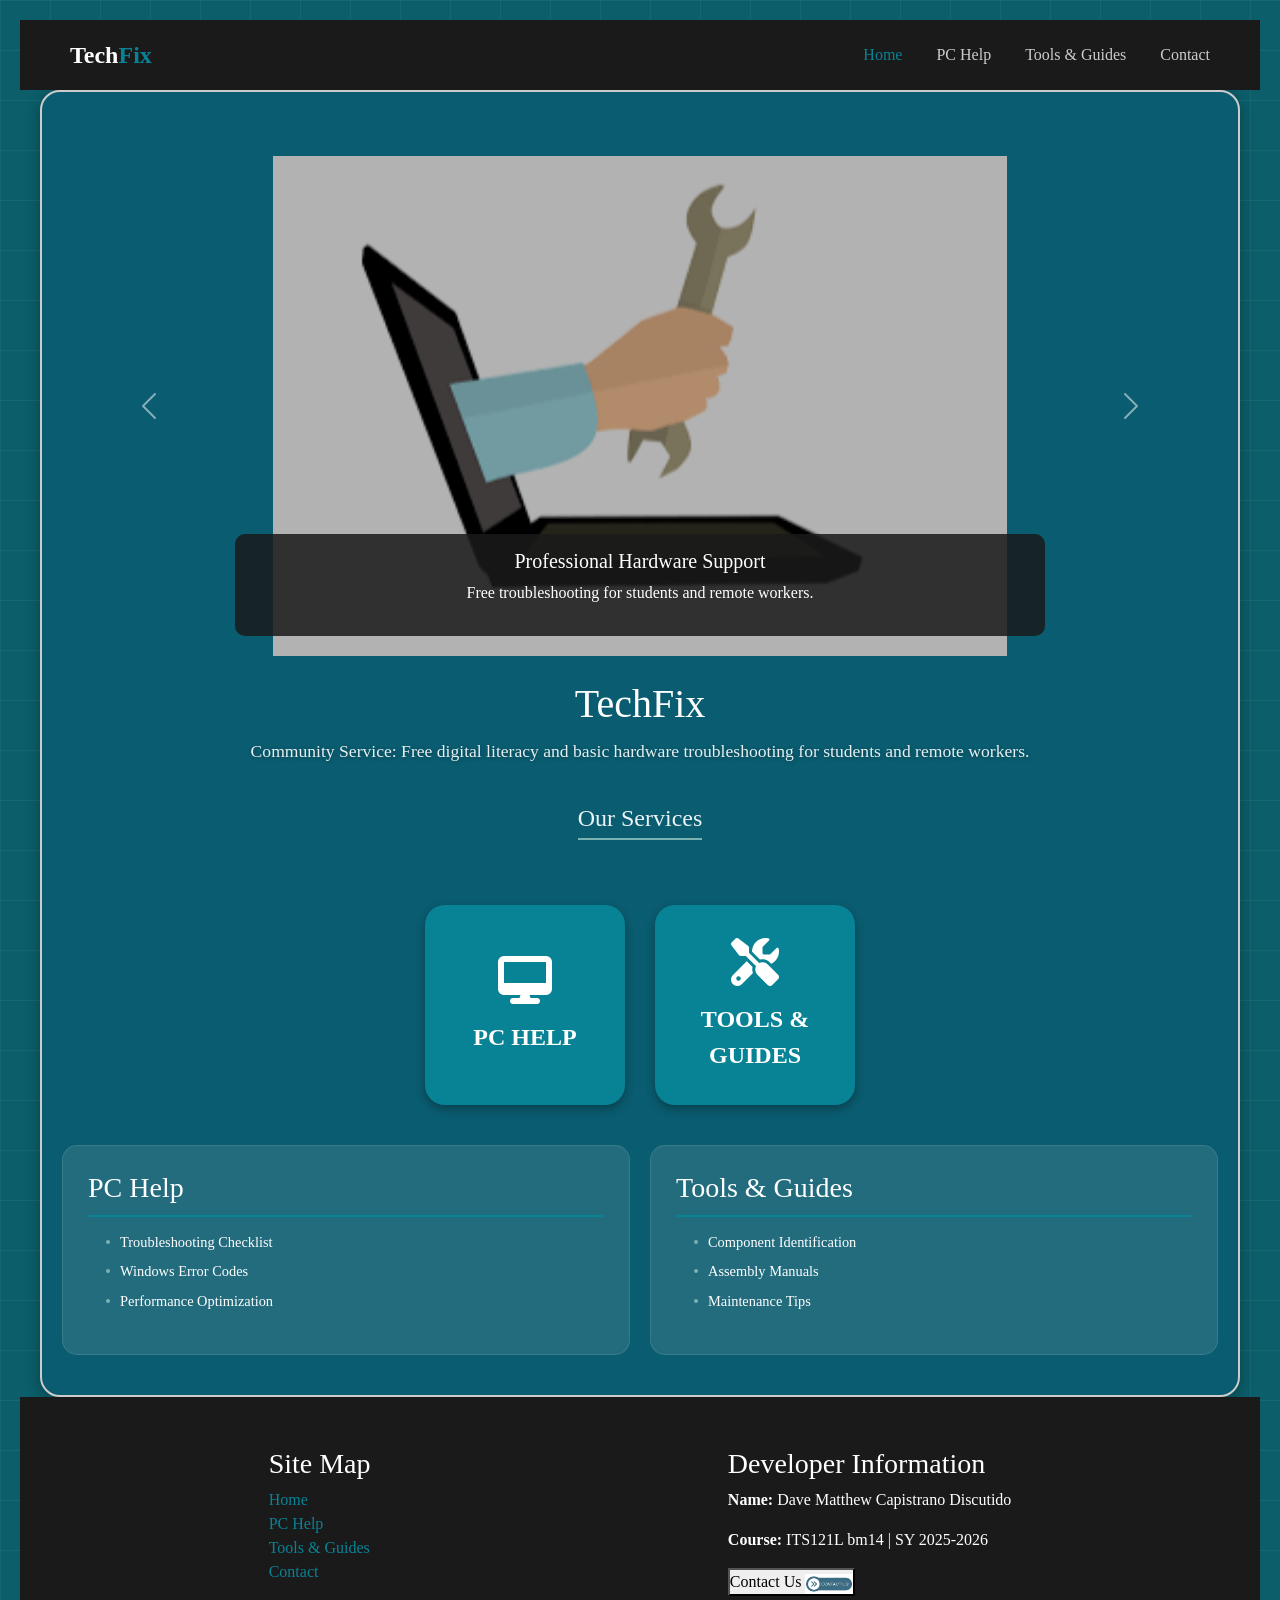
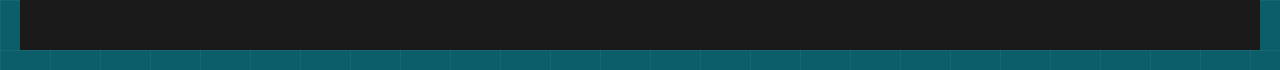
<file: index.html>
<!DOCTYPE html>
<html lang="en">
<head>
    <meta charset="UTF-8">
    <meta name="viewport" content="width=device-width, initial-scale=1.0">
    <title>TechFix: Virtual Hardware Assistance</title>
    <link href="https://cdn.jsdelivr.net/npm/bootstrap@5.3.0/dist/css/bootstrap.min.css" rel="stylesheet">
    <link rel="stylesheet" href="https://cdnjs.cloudflare.com/ajax/libs/font-awesome/6.4.0/css/all.min.css">
    <link rel="stylesheet" href="style.css">
    <link rel="stylesheet" href="home.css">
</head>
<body>

    <nav class="main-nav">
        <a href="home.html" class="logo-text">Tech<span>Fix</span></a>
        <div class="nav-links">
            <a href="index.html" class="active">Home</a>
            <a href="PCHelp.html">PC Help</a>
            <a href="toolsandguides.html">Tools & Guides</a>
            <a href="contactus.html">Contact</a>
        </div>
    </nav>

    <main class="container">
        
        <div id="techFixCarousel" class="carousel slide my-4" data-bs-ride="carousel">
            <div class="carousel-inner">
                <div class="carousel-item active">
                    <img src="image4.png" class="d-block w-100" alt="Hardware Support">
                    <div class="carousel-caption">
                        <h5>Professional Hardware Support</h5>
                        <p>Free troubleshooting for students and remote workers.</p>
                    </div>
                </div>
                <div class="carousel-item">
                    <img src="image5.png" class="d-block w-100" alt="Tools and Guides">
                    <div class="carousel-caption">
                        <h5>Comprehensive Guides</h5>
                        <p>Step-by-step PC assembly and maintenance manuals.</p>
                    </div>
                </div>
            </div>
            <button class="carousel-control-prev" type="button" data-bs-target="#techFixCarousel" data-bs-slide="prev">
                <span class="carousel-control-prev-icon"></span>
            </button>
            <button class="carousel-control-next" type="button" data-bs-target="#techFixCarousel" data-bs-slide="next">
                <span class="carousel-control-next-icon"></span>
            </button>
        </div>

        <h1>TechFix</h1>
        <p class="subtitle">Community Service: Free digital literacy and basic hardware troubleshooting for students and remote workers.</p>

        <h2 class="services-title">Our Services</h2>

        <div class="btn-group">
            <button class="service-btn" onclick="window.location.href='PCHelp.html'">
                <i class="fa-solid fa-desktop"></i>
                <span>PC HELP</span>
            </button>
            <button class="service-btn" onclick="window.location.href='toolsandguides.html'">
                <i class="fa-solid fa-screwdriver-wrench"></i>
                <span>TOOLS & GUIDES</span>
            </button>
        </div>

        <div class="info-grid">
            <div class="info-card">
                <h3>PC Help</h3>
                <ul>
                    <li>Troubleshooting Checklist</li>
                    <li>Windows Error Codes</li>
                    <li>Performance Optimization</li>
                </ul>
            </div>
            <div class="info-card">
                <h3>Tools & Guides</h3>
                <ul>
                    <li>Component Identification</li>
                    <li>Assembly Manuals</li>
                    <li>Maintenance Tips</li>
                </ul>
            </div>
        </div>
    </main>

    <footer class="main-footer">
        <div class="footer-grid">
            <div class="footer-section">
                <h3>Site Map</h3>
                <ul>
                    <li><a href="home.html">Home</a></li>
                    <li><a href="PCHelp.html">PC Help</a></li>
                    <li><a href="toolsandguides.html">Tools & Guides</a></li>
                    <li><a href="contact.html">Contact</a></li>
                </ul>
            </div>
            <div class="footer-section">
                <h3>Developer Information</h3>
                <p><strong>Name:</strong> Dave Matthew Capistrano Discutido</p>
                <p><strong>Course:</strong> ITS121L bm14 | SY 2025-2026</p>
                <button class="contact-btn-small" onclick="window.location.href='contactus.html'">
                    Contact Us <img src="image1.png" alt="" style="height: 20px;">
                </button>
            </div>
        </div>
    </footer>

    <script src="https://cdn.jsdelivr.net/npm/bootstrap@5.3.0/dist/js/bootstrap.bundle.min.js"></script>
</body>
</html>
</file>
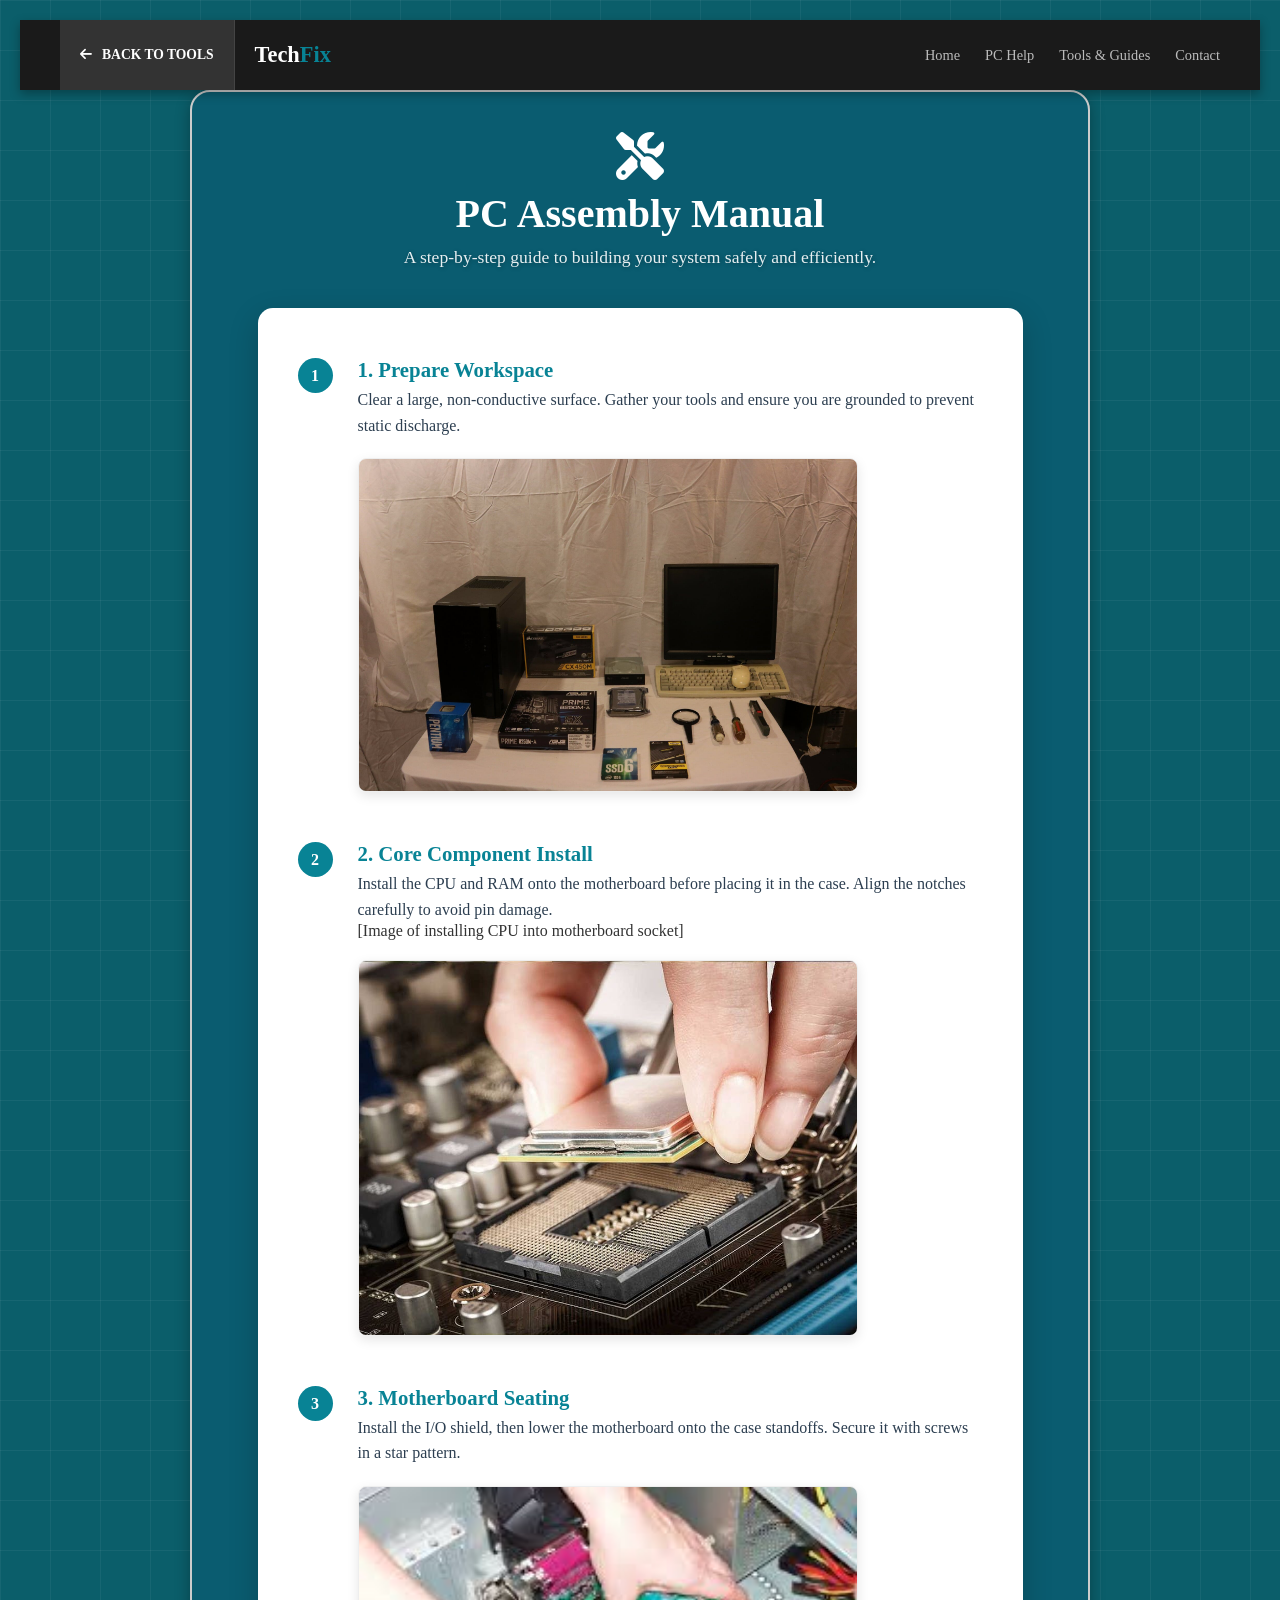
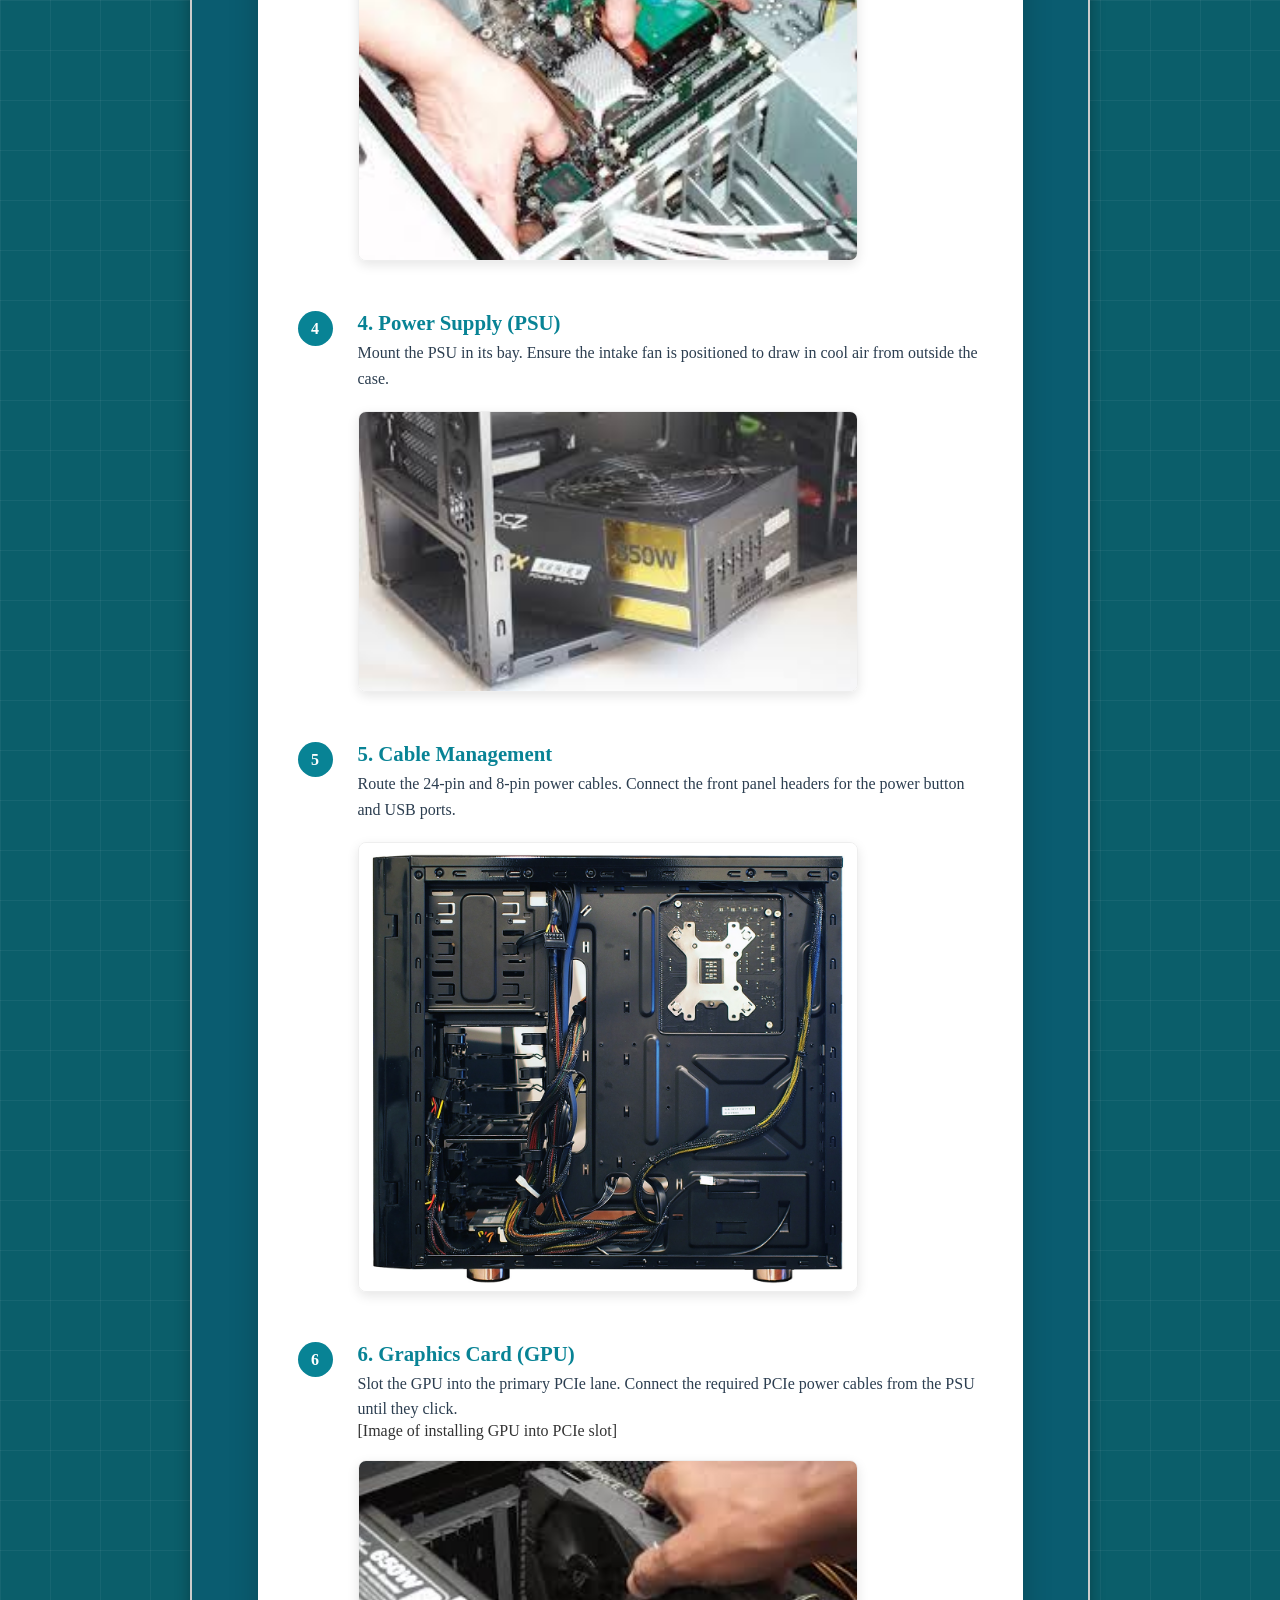
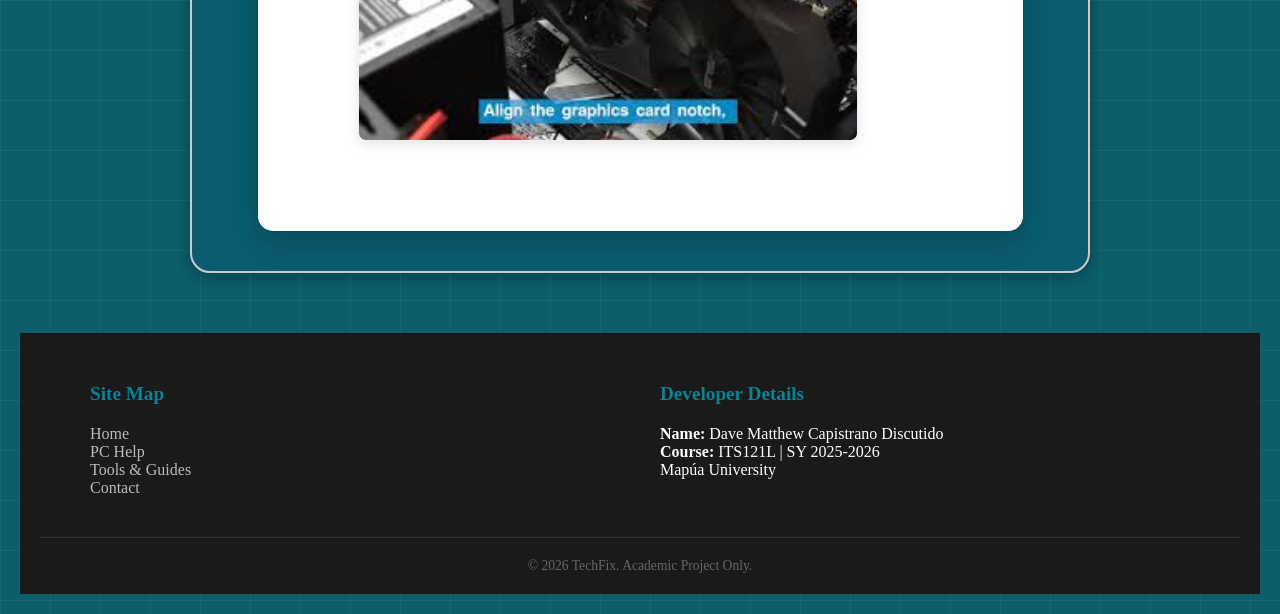
<file: Assembly.html>
<!DOCTYPE html>
<html lang="en">
<head>
    <meta charset="UTF-8">
    <meta name="viewport" content="width=device-width, initial-scale=1.0">
    <title>PC Assembly Manual | TechFix</title>
    <link rel="stylesheet" href="https://cdnjs.cloudflare.com/ajax/libs/font-awesome/6.4.0/css/all.min.css">
    <link rel="stylesheet" href="style.css">
    <link rel="stylesheet" href="Assembly.css">
</head>
<body>

    <nav class="main-nav">
        <div class="nav-left">
            <a href="toolsandguides.html" class="back-link">
                <i class="fa-solid fa-arrow-left"></i>
                Back to Tools
            </a>
            <a href="home.html" class="logo-text">Tech<span>Fix</span></a>
        </div>
        
        <div class="nav-links">
            <a href="home.html">Home</a>
            <a href="PCHelp.html">PC Help</a>
            <a href="toolsandguides.html">Tools & Guides</a>
            <a href="contact.html">Contact</a>
        </div>
    </nav>

    <main class="container">
        <section class="diagnostic-content">
            <div class="header-group">
                <i class="fa-solid fa-screwdriver-wrench main-icon"></i>
                <h1>PC Assembly Manual</h1>
                <p class="subtitle">A step-by-step guide to building your system safely and efficiently.</p>
            </div>

            <div class="guide-card">
                <ol class="step-list">
                    <li>
                        <strong>1. Prepare Workspace</strong>
                        <p>Clear a large, non-conductive surface. Gather your tools and ensure you are grounded to prevent static discharge.</p>
                        <img src="prepare.jpg" alt="Workspace Setup" class="step-image">
                    </li>

                    <li>
                        <strong>2. Core Component Install</strong>
                        <p>Install the CPU and RAM onto the motherboard before placing it in the case. Align the notches carefully to avoid pin damage.</p>
                        [Image of installing CPU into motherboard socket]
                        <img src="corecpu.jpg" alt="CPU and RAM" class="step-image">
                    </li>

                    <li>
                        <strong>3. Motherboard Seating</strong>
                        <p>Install the I/O shield, then lower the motherboard onto the case standoffs. Secure it with screws in a star pattern.</p>
                        <img src="motherboard seating.jpg" alt="Motherboard Installation" class="step-image">
                    </li>

                    <li>
                        <strong>4. Power Supply (PSU)</strong>
                        <p>Mount the PSU in its bay. Ensure the intake fan is positioned to draw in cool air from outside the case.</p>
                        <img src="psu.jpg" alt="PSU Mounting" class="step-image">
                    </li>

                    <li>
                        <strong>5. Cable Management</strong>
                        <p>Route the 24-pin and 8-pin power cables. Connect the front panel headers for the power button and USB ports.</p>
                        <img src="cablemanagement.jpg" alt="Cable Routing" class="step-image">
                    </li>

                    <li>
                        <strong>6. Graphics Card (GPU)</strong>
                        <p>Slot the GPU into the primary PCIe lane. Connect the required PCIe power cables from the PSU until they click.</p>
                        [Image of installing GPU into PCIe slot]
                        <img src="gpuinstall.jpg" alt="GPU Installation" class="step-image">
                    </li>
                </ol>
            </div>
        </section>
    </main>

    <footer class="main-footer">
        <div class="footer-grid">
            <div class="footer-section">
                <h3>Site Map</h3>
                <ul>
                    <li><a href="home.html">Home</a></li>
                    <li><a href="PCHelp.html">PC Help</a></li>
                    <li><a href="toolsandguides.html">Tools & Guides</a></li>
                    <li><a href="contact.html">Contact</a></li>
                </ul>
            </div>
            <div class="footer-section">
                <h3>Developer Details</h3>
                <p><strong>Name:</strong> Dave Matthew Capistrano Discutido</p>
                <p><strong>Course:</strong> ITS121L | SY 2025-2026</p>
                <p>Mapúa University</p>
            </div>
        </div>
        <div class="footer-bottom">
            <p>&copy; 2026 TechFix. Academic Project Only.</p>
        </div>
    </footer>

</body>
</html>
</file>
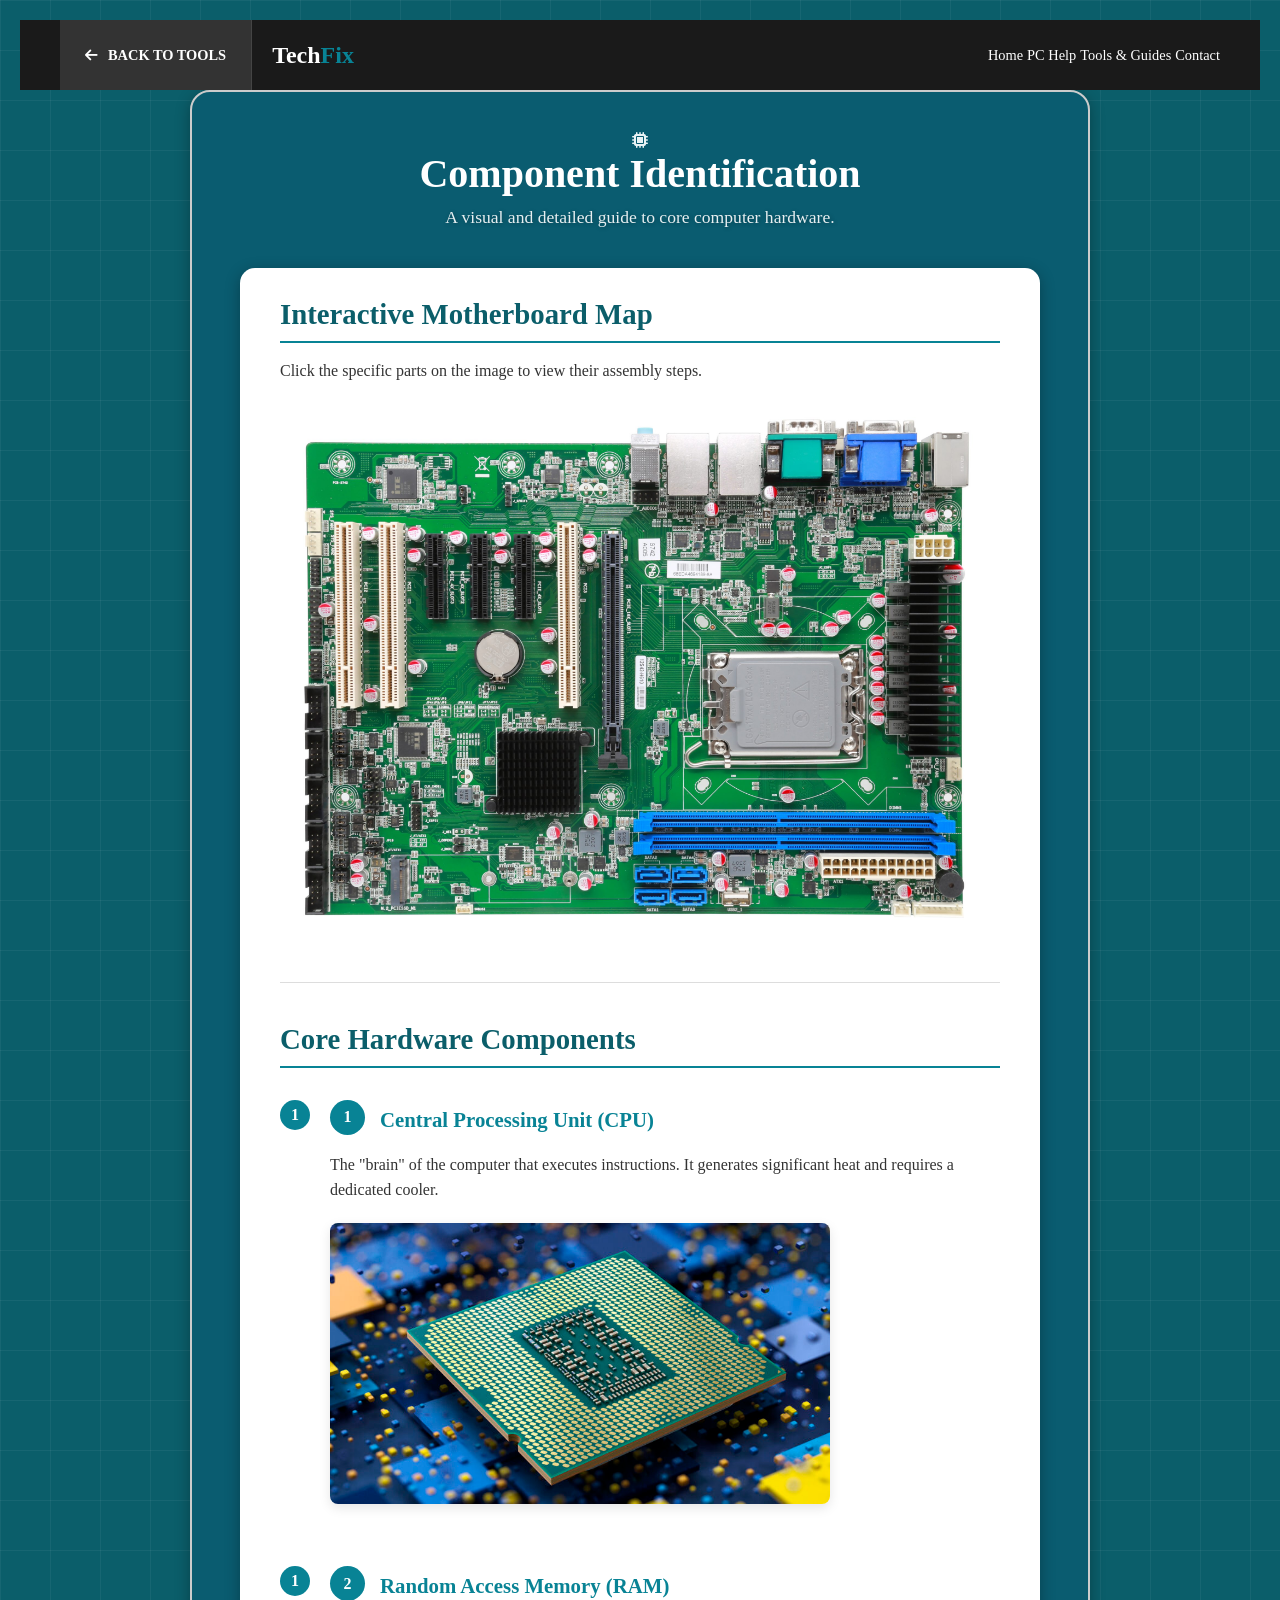
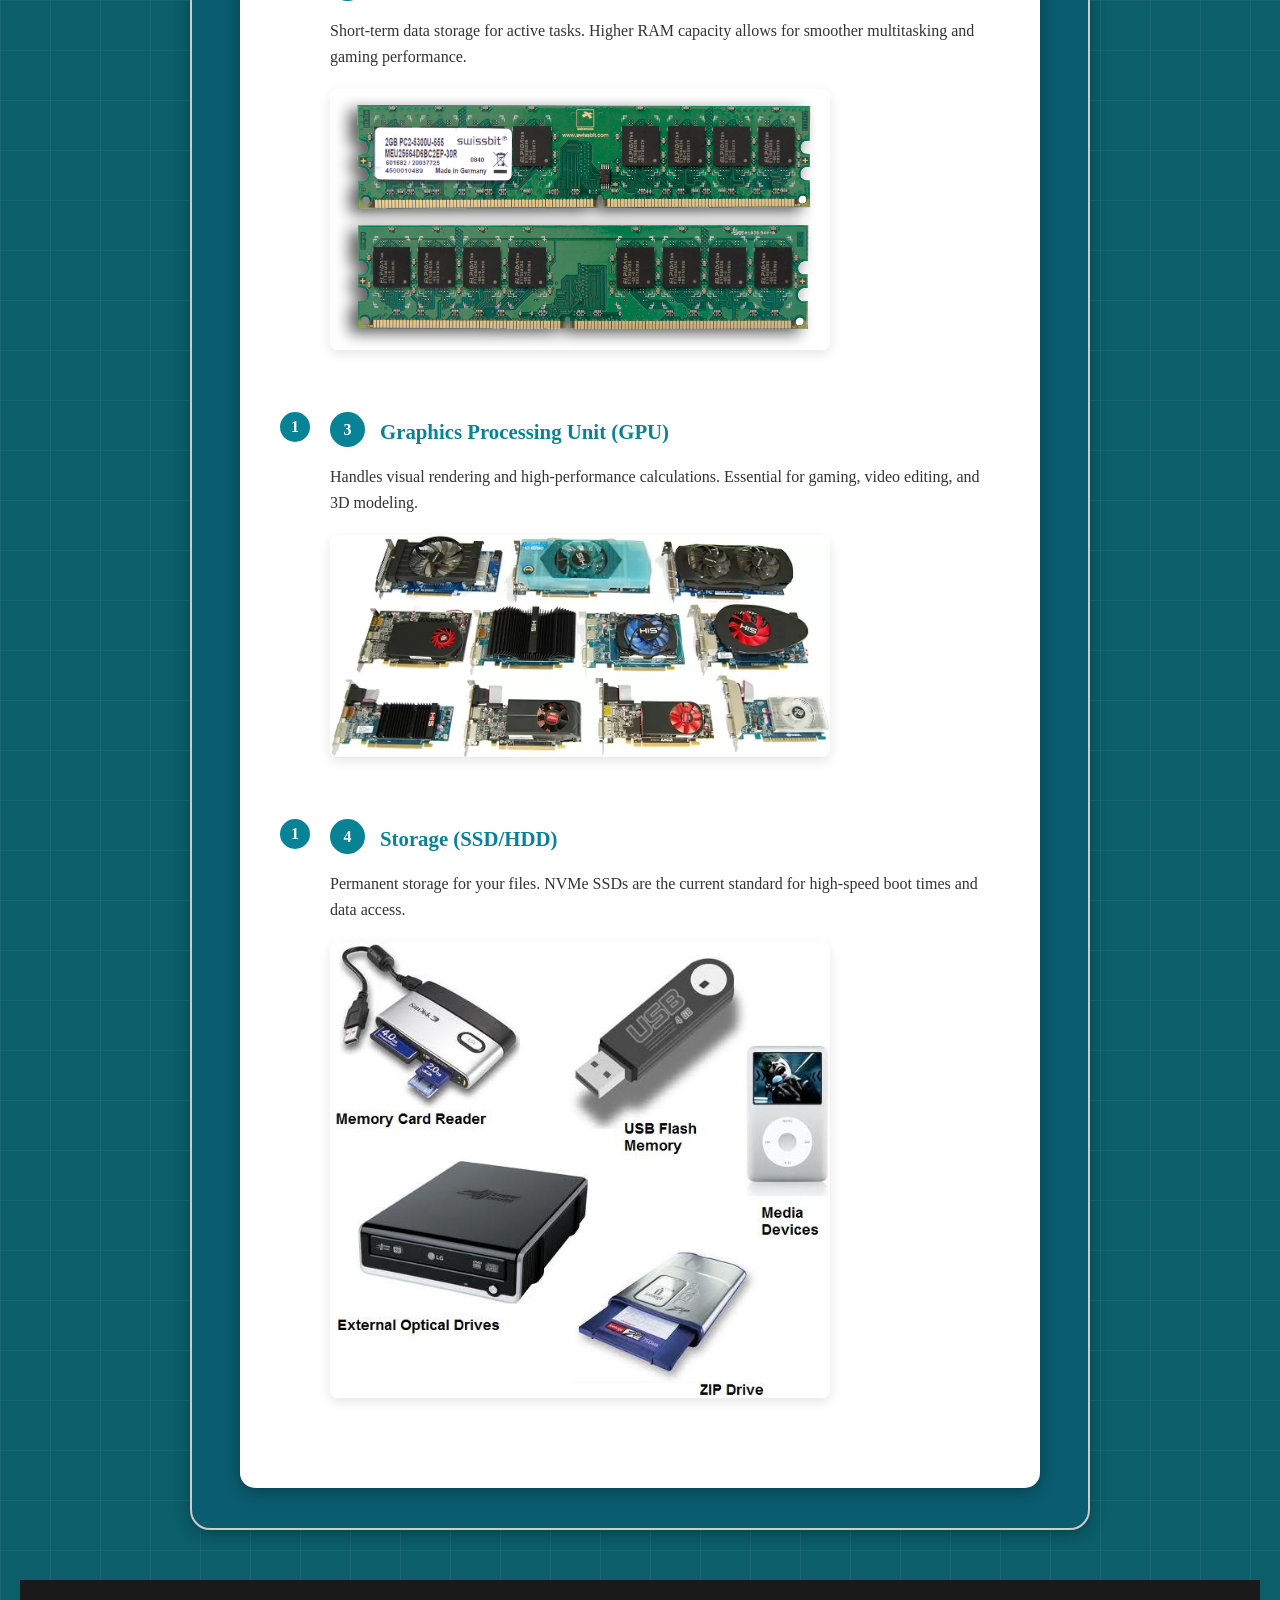
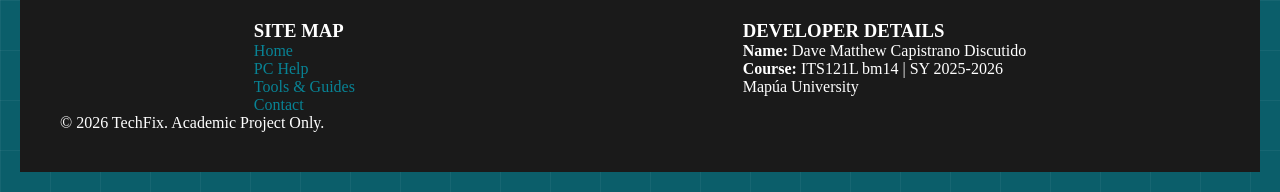
<file: component.html>
<!DOCTYPE html>
<html lang="en">
<head>
    <meta charset="UTF-8">
    <meta name="viewport" content="width=device-width, initial-scale=1.0">
    <title>Component Identification | TechFix</title>
    <link rel="stylesheet" href="https://cdnjs.cloudflare.com/ajax/libs/font-awesome/6.4.0/css/all.min.css">
    <link rel="stylesheet" href="style.css">
    <link rel="stylesheet" href="component.css">
</head>
<body>

    <nav class="main-nav">
        <div class="nav-left">
            <a href="toolsandguides.html" class="back-link">
                <i class="fa-solid fa-arrow-left"></i>
               BACK TO TOOLS
            </a>
            <a href="home.html" class="logo-text">Tech<span>Fix</span></a>
        </div>
        <div class="nav-links">
            <a href="home.html">Home</a>
            <a href="PCHelp.html">PC Help</a>
            <a href="toolsandguides.html" class="active">Tools & Guides</a>
            <a href="contactus.html">Contact</a>
        </div>
    </nav>

    <main class="container">
        <div class="header-group">
            <i class="fa-solid fa-microchip main-icon"></i>
            <h1>Component Identification</h1>
            <p class="subtitle">A visual and detailed guide to core computer hardware.</p>
        </div>

        <div class="guide-card">
            <h2 class="card-heading">Interactive Motherboard Map</h2>
            <p class="card-text">Click the specific parts on the image to view their assembly steps.</p>
            
            <div class="map-container">
                <img src="motherboard.jpg" usemap="#component-map" class="map-image" alt="Motherboard Map">
                <map name="component-map">
                    <area shape="rect" coords="300,100,500,300" alt="CPU" href="assembly.html">
                    <area shape="rect" coords="550,50,650,400" alt="RAM" href="assembly.html">
                    <area shape="rect" coords="50,450,500,550" alt="PCIe" href="assembly.html">
                </map>
            </div>
            
            <hr class="divider">

            <h2 class="card-heading">Core Hardware Components</h2>
            <ul class="step-list">
                <li>
                    <div class="step-header">
                        <span class="step-number">1</span>
                        <strong class="component-title">Central Processing Unit (CPU)</strong>
                    </div>
                    <p class="card-text">The "brain" of the computer that executes instructions. It generates significant heat and requires a dedicated cooler.</p>
                    <img src="cpu.jpg" alt="CPU Processor" class="step-image">
                </li>

                <li>
                    <div class="step-header">
                        <span class="step-number">2</span>
                        <strong class="component-title">Random Access Memory (RAM)</strong>
                    </div>
                    <p class="card-text">Short-term data storage for active tasks. Higher RAM capacity allows for smoother multitasking and gaming performance.</p>
                    <img src="ram.jpg" alt="RAM Sticks" class="step-image">
                </li>

                <li>
                    <div class="step-header">
                        <span class="step-number">3</span>
                        <strong class="component-title">Graphics Processing Unit (GPU)</strong>
                    </div>
                    <p class="card-text">Handles visual rendering and high-performance calculations. Essential for gaming, video editing, and 3D modeling.</p>
                    <img src="gpu.png" alt="Graphics Card" class="step-image">
                </li>

                <li>
                    <div class="step-header">
                        <span class="step-number">4</span>
                        <strong class="component-title">Storage (SSD/HDD)</strong>
                    </div>
                    <p class="card-text">Permanent storage for your files. NVMe SSDs are the current standard for high-speed boot times and data access.</p>
                    <img src="storage.jpg" alt="Storage Drive" class="step-image">
                </li>
            </ul>
        </div>
    </main>

    <footer class="main-footer">
        <div class="footer-grid">
            <div class="footer-section">
                <h3>SITE MAP</h3>
                <ul>
                    <li><a href="home.html">Home</a></li>
                    <li><a href="PCHelp.html">PC Help</a></li>
                    <li><a href="toolsandguides.html">Tools & Guides</a></li>
                    <li><a href="contactus.html">Contact</a></li>
                </ul>
            </div>
            <div class="footer-section">
                <h3>DEVELOPER DETAILS</h3>
                <p><strong>Name:</strong> Dave Matthew Capistrano Discutido</p>
                <p><strong>Course:</strong> ITS121L bm14 | SY 2025-2026</p>
                <p>Mapúa University</p>
            </div>
        </div>
        <div class="footer-bottom">
            <p>&copy; 2026 TechFix. Academic Project Only.</p>
        </div>
    </footer>

</body>
</html>
</file>
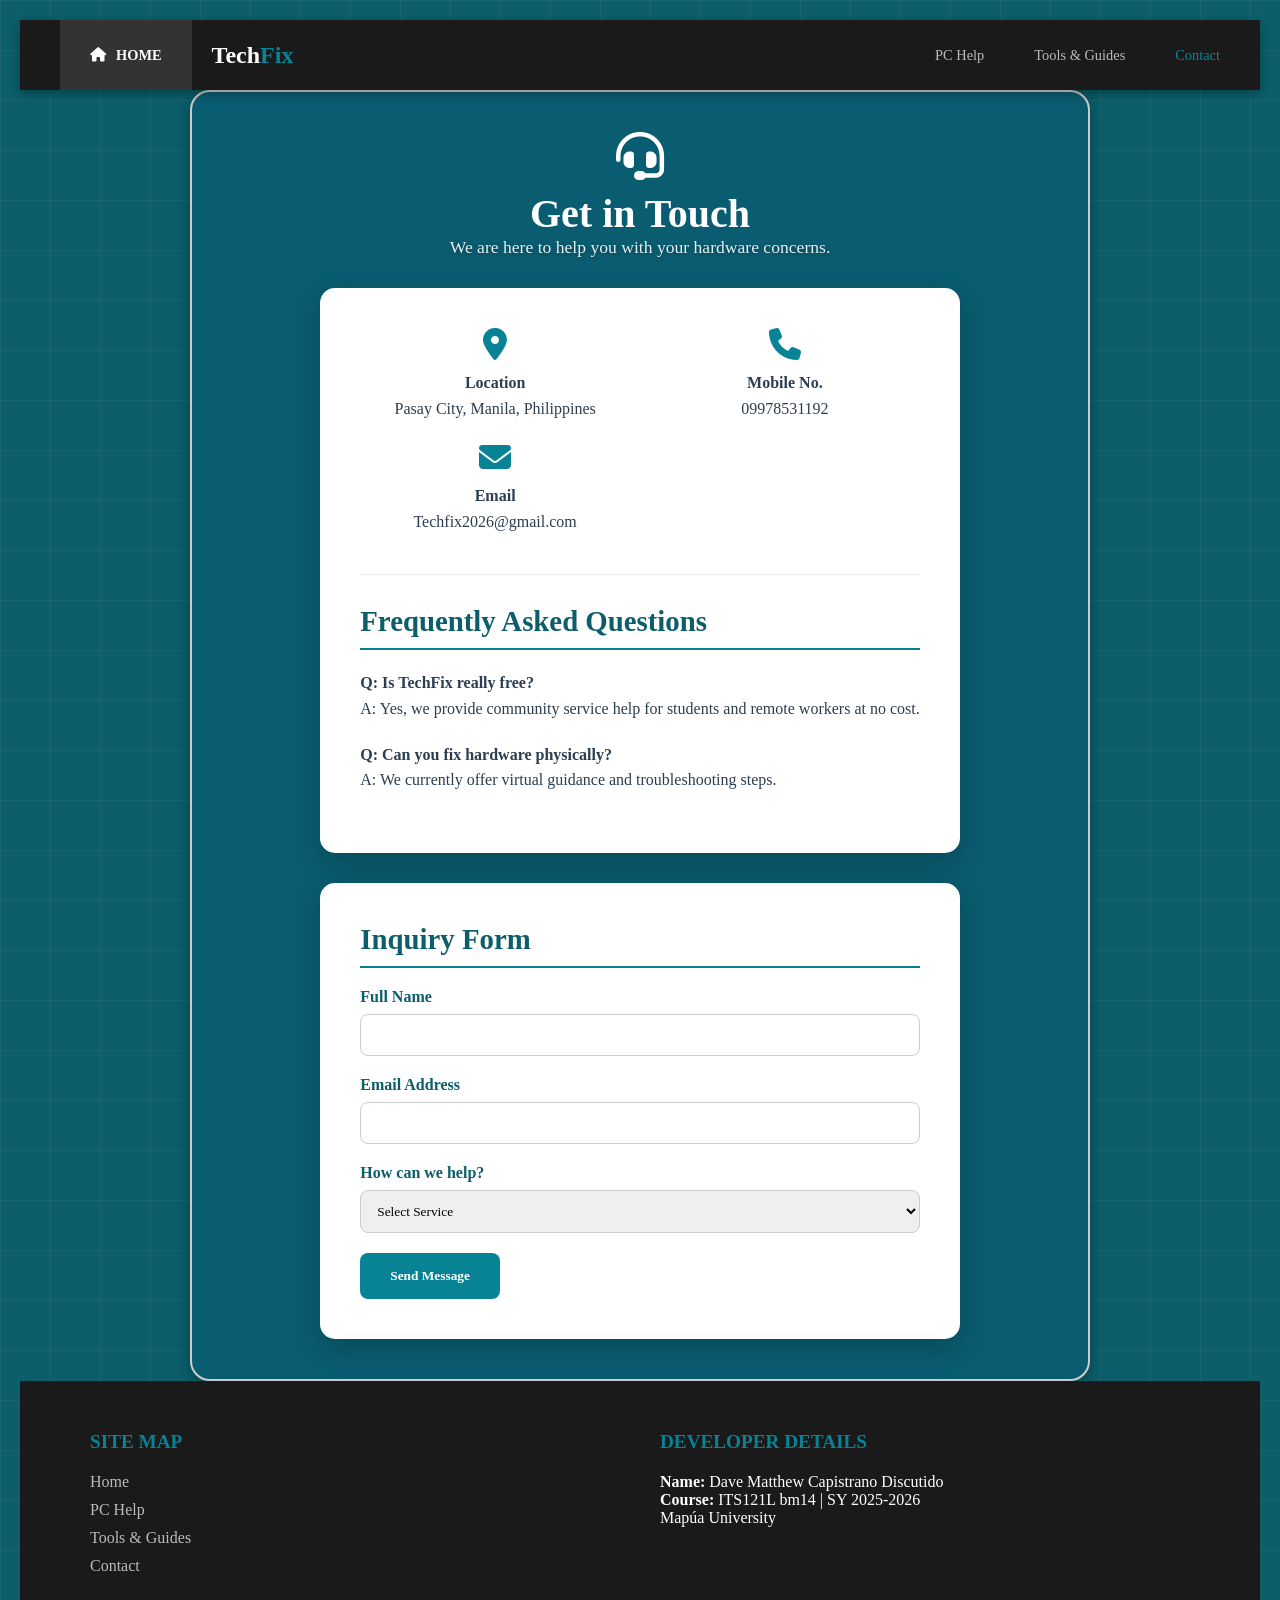
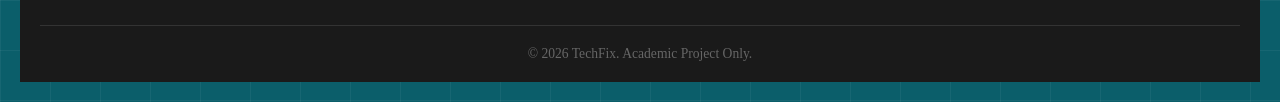
<file: contactus.html>
<!DOCTYPE html>
<html lang="en">
<head>
    <meta charset="UTF-8">
    <meta name="viewport" content="width=device-width, initial-scale=1.0">
    <title>Contact Us | TechFix</title>
    <link rel="stylesheet" href="https://cdnjs.cloudflare.com/ajax/libs/font-awesome/6.4.0/css/all.min.css">
    <link rel="stylesheet" href="style.css">
    <link rel="stylesheet" href="contactus.css">
</head>
<body>

    <nav class="main-nav">
        <div class="nav-left">
            <a href="home.html" class="home-btn-nav">
                <i class="fa-solid fa-house"></i>
                HOME
            </a>
            <a href="home.html" class="logo-text">Tech<span>Fix</span></a>
        </div>
        
        <div class="nav-links">
            <a href="PCHelp.html">PC Help</a>
            <a href="toolsandguides.html">Tools & Guides</a>
            <a href="contactus.html" class="active">Contact</a>
        </div>
    </nav>

    <main class="container">
        <section class="diagnostic-content">
            <div class="header-group">
                <i class="fa-solid fa-headset main-icon"></i>
                <h1>Get in Touch</h1>
                <p class="subtitle">We are here to help you with your hardware concerns.</p>
            </div>

            <div class="guide-card" style="margin-bottom: 30px;">
                <div class="contact-info-grid" style="display: grid; grid-template-columns: repeat(auto-fit, minmax(200px, 1fr)); gap: 20px; margin-bottom: 40px;">
                    <div class="contact-box">
                        <i class="fa-solid fa-location-dot" style="color: #088395;"></i>
                        <p><strong>Location</strong><br>Pasay City, Manila, Philippines</p>
                    </div>
                    <div class="contact-box">
                        <i class="fa-solid fa-phone" style="color: #088395;"></i>
                        <p><strong>Mobile No.</strong><br>09978531192</p>
                    </div>
                    <div class="contact-box">
                        <i class="fa-solid fa-envelope" style="color: #088395;"></i>
                        <p><strong>Email</strong><br>Techfix2026@gmail.com</p>
                    </div>
                </div>

                <hr style="border: 0; border-top: 1px solid #eee; margin-bottom: 30px;">

                <h2>Frequently Asked Questions</h2>
                <div class="faq-section">
                    <div class="faq-item" style="margin-bottom: 20px;">
                        <p><strong>Q: Is TechFix really free?</strong></p>
                        <p>A: Yes, we provide community service help for students and remote workers at no cost.</p>
                    </div>
                    <div class="faq-item" style="margin-bottom: 20px;">
                        <p><strong>Q: Can you fix hardware physically?</strong></p>
                        <p>A: We currently offer virtual guidance and troubleshooting steps.</p>
                    </div>
                </div>
            </div>

            <div class="guide-card">
                <h2>Inquiry Form</h2>
                <form class="tech-form">
                    <div class="form-group">
                        <label>Full Name</label>
                        <input type="text" required>
                    </div>
                    <div class="form-group">
                        <label>Email Address</label>
                        <input type="email" required>
                    </div>
                    <div class="form-group">
                        <label>How can we help?</label>
                        <select>
                            <option>Select Service</option>
                            <option>PC Troubleshooting</option>
                            <option>Assembly Guide Help</option>
                        </select>
                    </div>
                    <button type="submit" class="submit-btn">Send Message</button>
                </form>
            </div>
        </section>
    </main>

    <footer class="main-footer">
        <div class="footer-grid">
            <div class="footer-section">
                <h3>SITE MAP</h3>
                <ul>
                    <li><a href="home.html">Home</a></li>
                    <li><a href="PCHelp.html">PC Help</a></li>
                    <li><a href="toolsandguides.html">Tools & Guides</a></li>
                    <li><a href="contactus.html">Contact</a></li>
                </ul>
            </div>
            <div class="footer-section">
                <h3>DEVELOPER DETAILS</h3>
                <p><strong>Name:</strong> Dave Matthew Capistrano Discutido</p>
                <p><strong>Course:</strong> ITS121L bm14 | SY 2025-2026</p>
                <p>Mapúa University</p>
            </div>
        </div>
        <div class="footer-bottom">
            <p>&copy; 2026 TechFix. Academic Project Only.</p>
        </div>
    </footer>

</body>
</html>
</file>
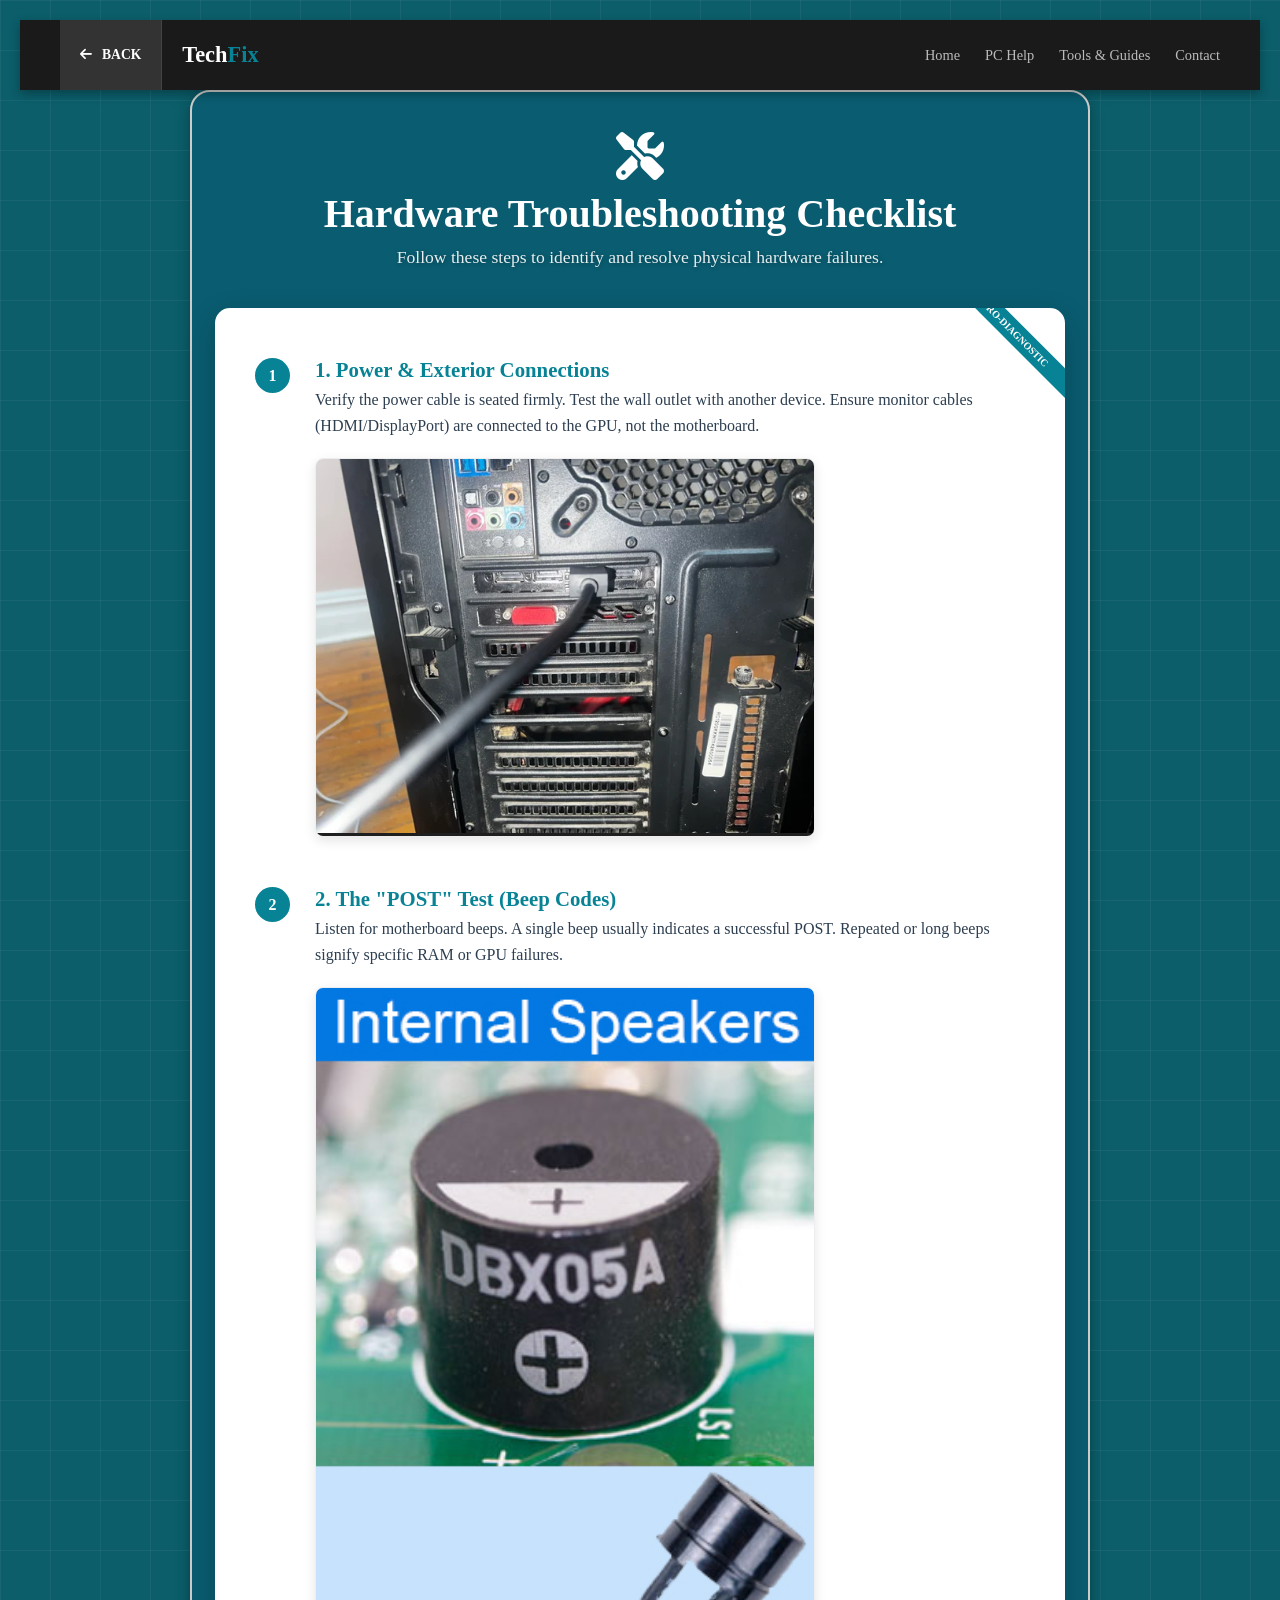
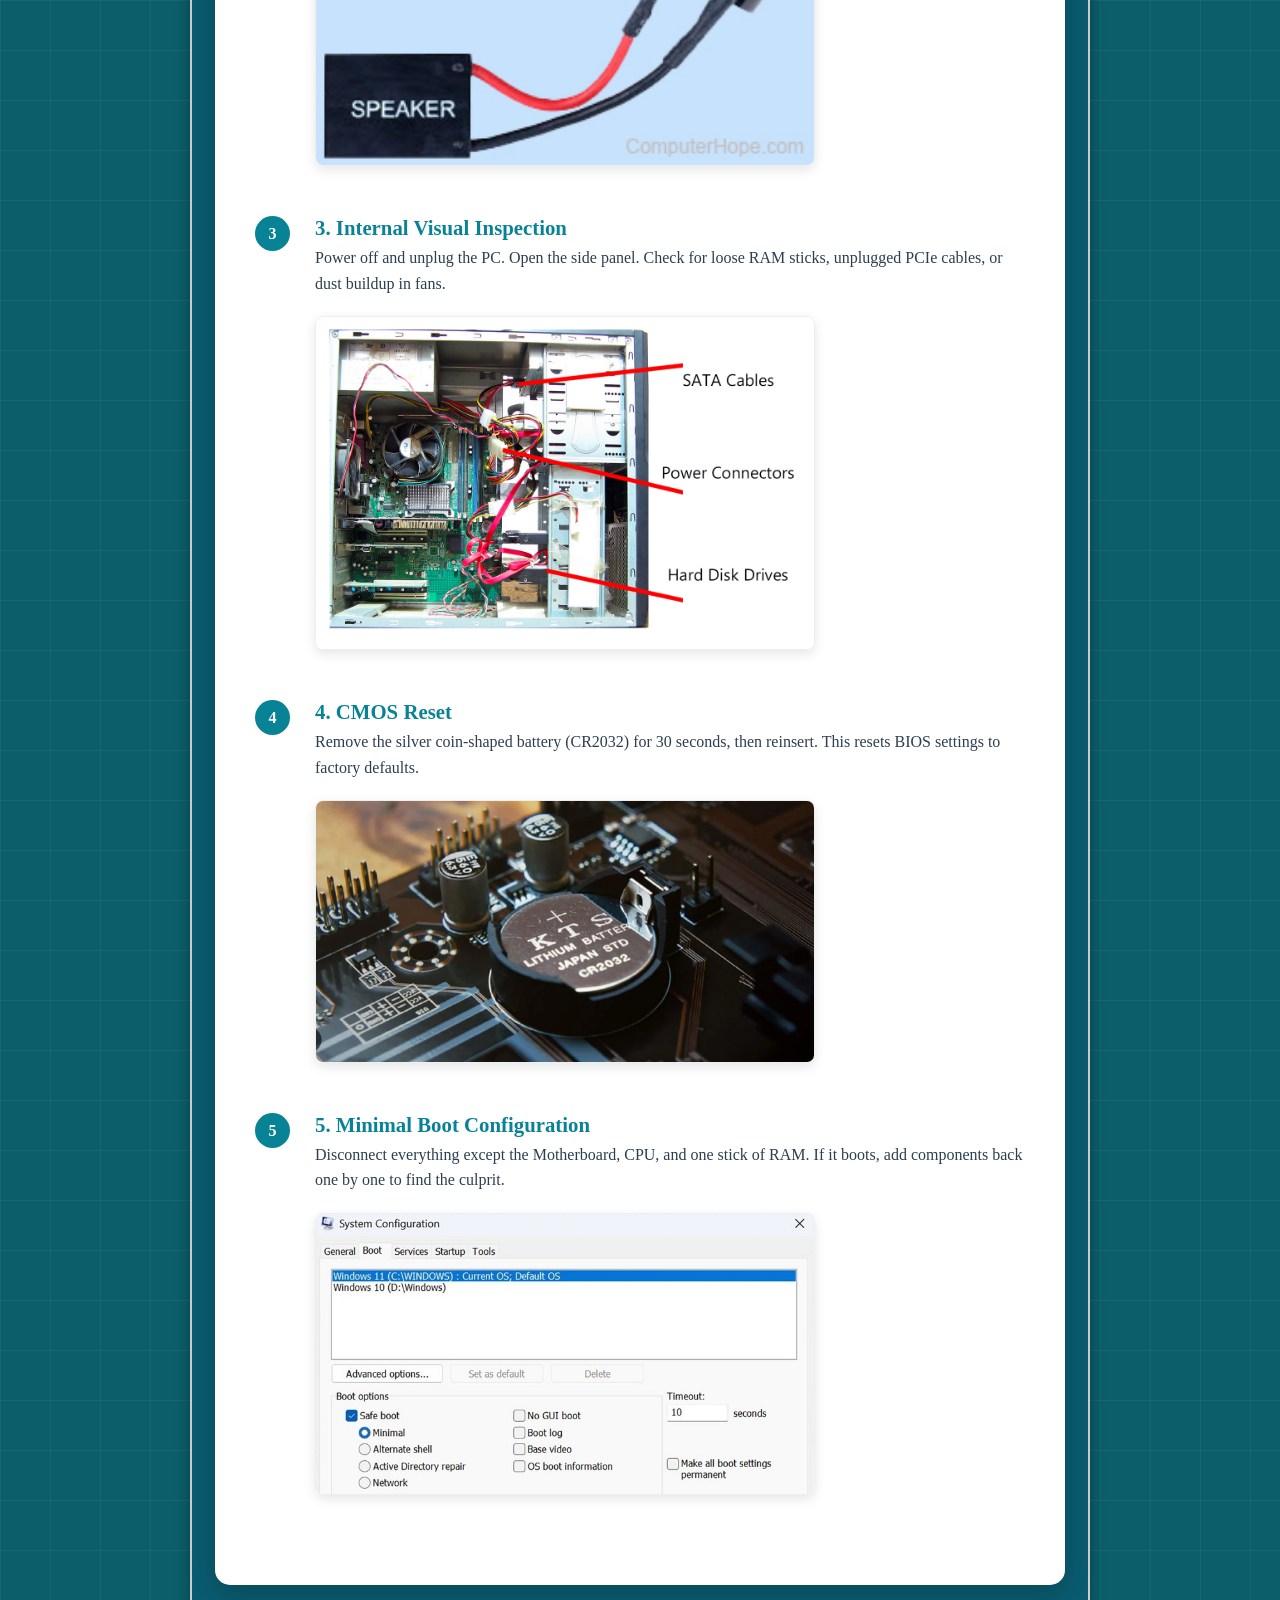
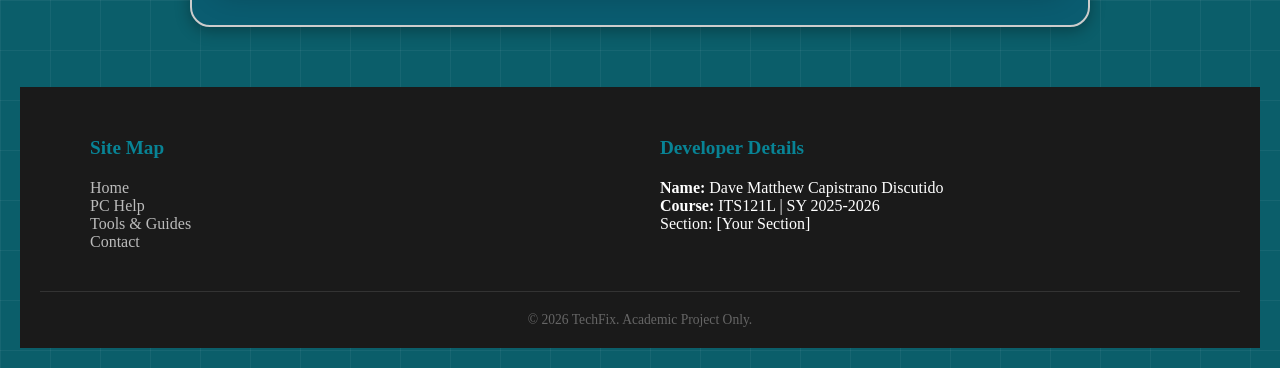
<file: Diagnostic.html>
<!DOCTYPE html>
<html lang="en">
<head>
    <meta charset="UTF-8">
    <meta name="viewport" content="width=device-width, initial-scale=1.0">
    <title>Hardware Troubleshooting Checklist | TechFix</title>
    <link rel="stylesheet" href="https://cdnjs.cloudflare.com/ajax/libs/font-awesome/6.4.0/css/all.min.css">
    <link rel="stylesheet" href="style.css">
    <link rel="stylesheet" href="diagnostic.css">
</head>
<body>

    <nav class="main-nav">
        <div class="nav-left">
            <a href="PCHelp.html" class="back-link">
                <i class="fa-solid fa-arrow-left"></i>
                Back
            </a>
            <a href="home.html" class="logo-text">Tech<span>Fix</span></a>
        </div>
        
        <div class="nav-links">
            <a href="home.html">Home</a>
            <a href="PCHelp.html">PC Help</a>
            <a href="toolsandguides.html">Tools & Guides</a>
            <a href="contact.html">Contact</a>
        </div>
    </nav>

    <main class="container">
        <section class="diagnostic-content">
            <div class="header-group">
                <i class="fa-solid fa-tools main-icon"></i>
                <h1>Hardware Troubleshooting Checklist</h1>
                <p class="subtitle">Follow these steps to identify and resolve physical hardware failures.</p>
            </div>

            <div class="guide-card">
                <ol class="step-list">
                    <li>
                        <strong>1. Power & Exterior Connections</strong>
                        <p>Verify the power cable is seated firmly. Test the wall outlet with another device. Ensure monitor cables (HDMI/DisplayPort) are connected to the GPU, not the motherboard.</p>
                        <img src="hdmi.png" alt="HDMI Connection" class="step-image">
                    </li>

                    <li>
                        <strong>2. The "POST" Test (Beep Codes)</strong>
                        <p>Listen for motherboard beeps. A single beep usually indicates a successful POST. Repeated or long beeps signify specific RAM or GPU failures.</p>
                        <img src="beep.jpg" alt="Motherboard Speaker" class="step-image">
                    </li>

                    <li>
                        <strong>3. Internal Visual Inspection</strong>
                        <p>Power off and unplug the PC. Open the side panel. Check for loose RAM sticks, unplugged PCIe cables, or dust buildup in fans.</p>
                        <img src="visual.png" alt="Internal PC Inspection" class="step-image">
                    </li>

                    <li>
                        <strong>4. CMOS Reset</strong>
                        <p>Remove the silver coin-shaped battery (CR2032) for 30 seconds, then reinsert. This resets BIOS settings to factory defaults.</p>
                        <img src="cmos.png" alt="CMOS Battery" class="step-image">
                    </li>

                    <li>
                        <strong>5. Minimal Boot Configuration</strong>
                        <p>Disconnect everything except the Motherboard, CPU, and one stick of RAM. If it boots, add components back one by one to find the culprit.</p>
                        <img src="boot.jpg" alt="Minimal Boot Setup" class="step-image">
                    </li>
                </ol>
            </div>
        </section>
    </main>

    <footer class="main-footer">
        <div class="footer-grid">
            <div class="footer-section">
                <h3>Site Map</h3>
                <ul>
                    <li><a href="home.html">Home</a></li>
                    <li><a href="PCHelp.html">PC Help</a></li>
                    <li><a href="toolsandguides.html">Tools & Guides</a></li>
                    <li><a href="contact.html">Contact</a></li>
                </ul>
            </div>
            <div class="footer-section">
                <h3>Developer Details</h3>
                <p><strong>Name:</strong> Dave Matthew Capistrano Discutido</p>
                <p><strong>Course:</strong> ITS121L | SY 2025-2026</p>
                <p>Section: [Your Section]</p>
            </div>
        </div>
        <div class="footer-bottom">
            <p>&copy; 2026 TechFix. Academic Project Only.</p>
        </div>
    </footer>

</body>
</html>
</file>
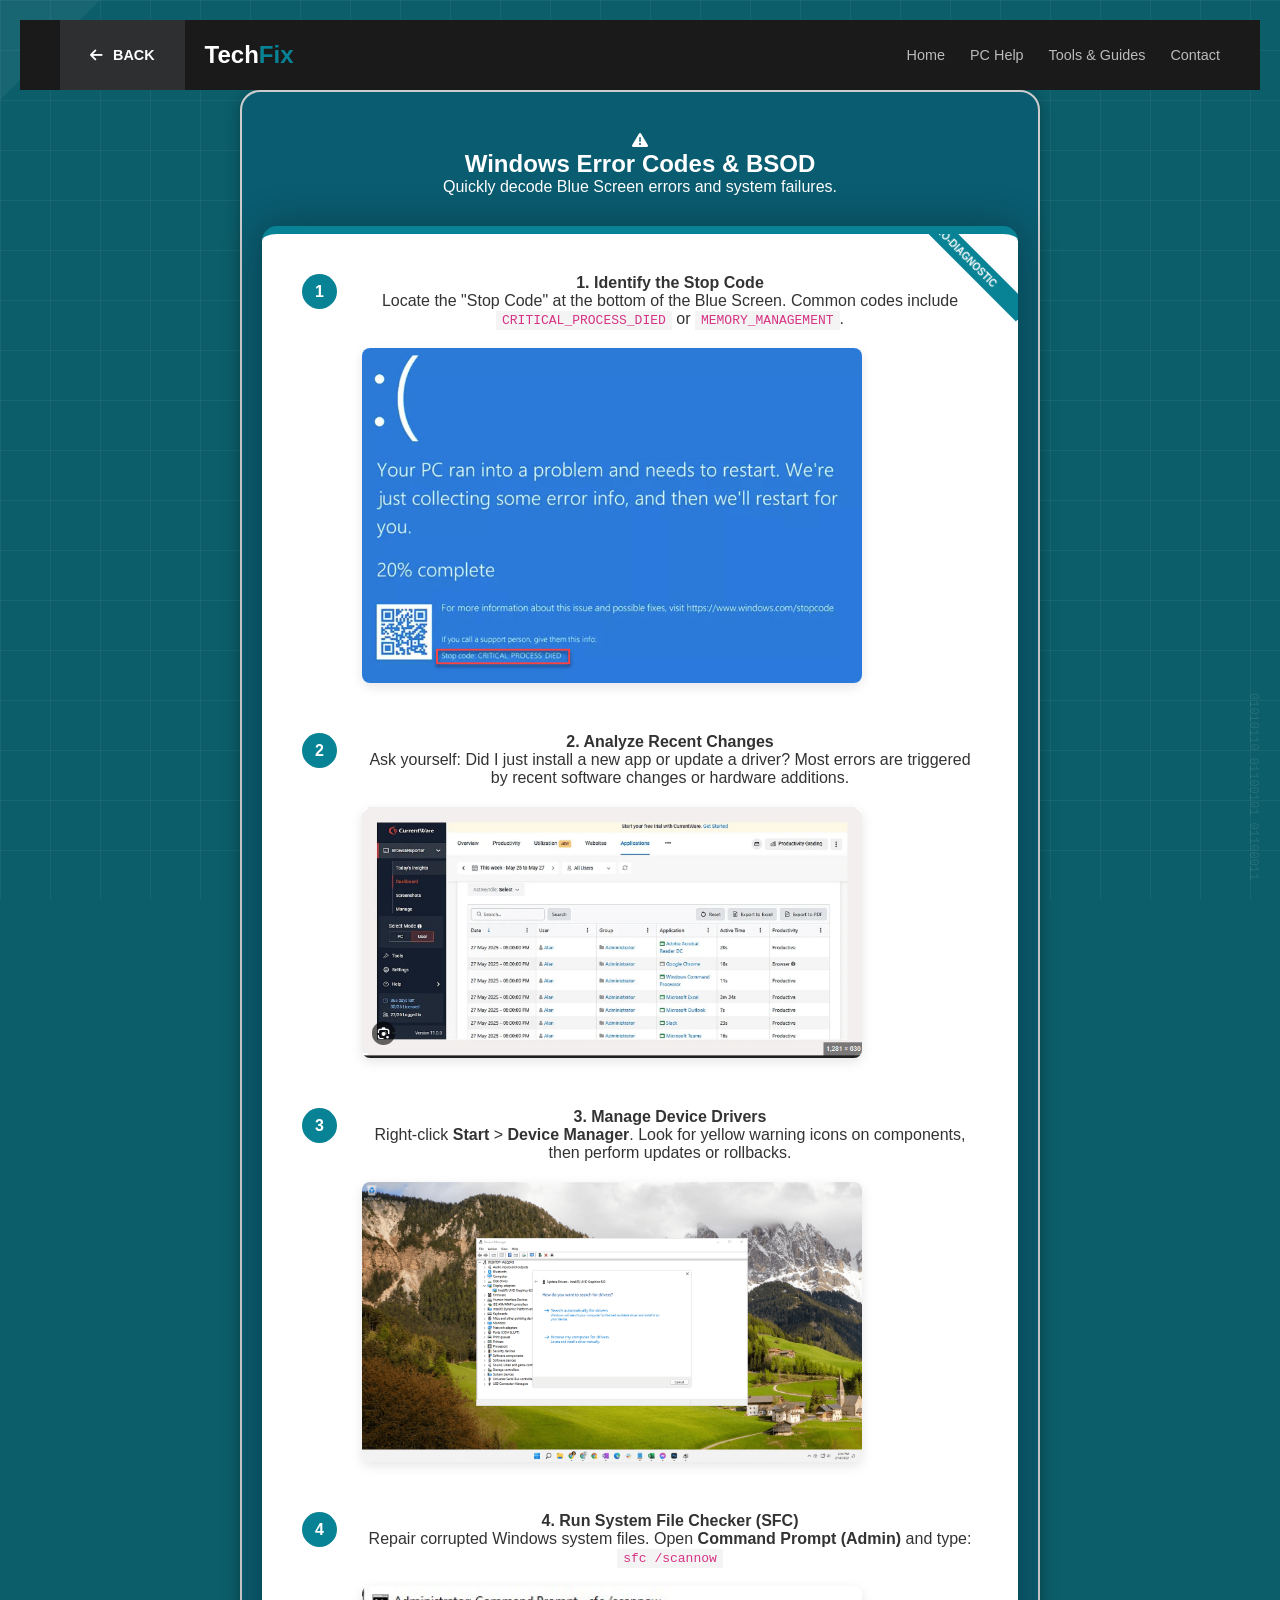
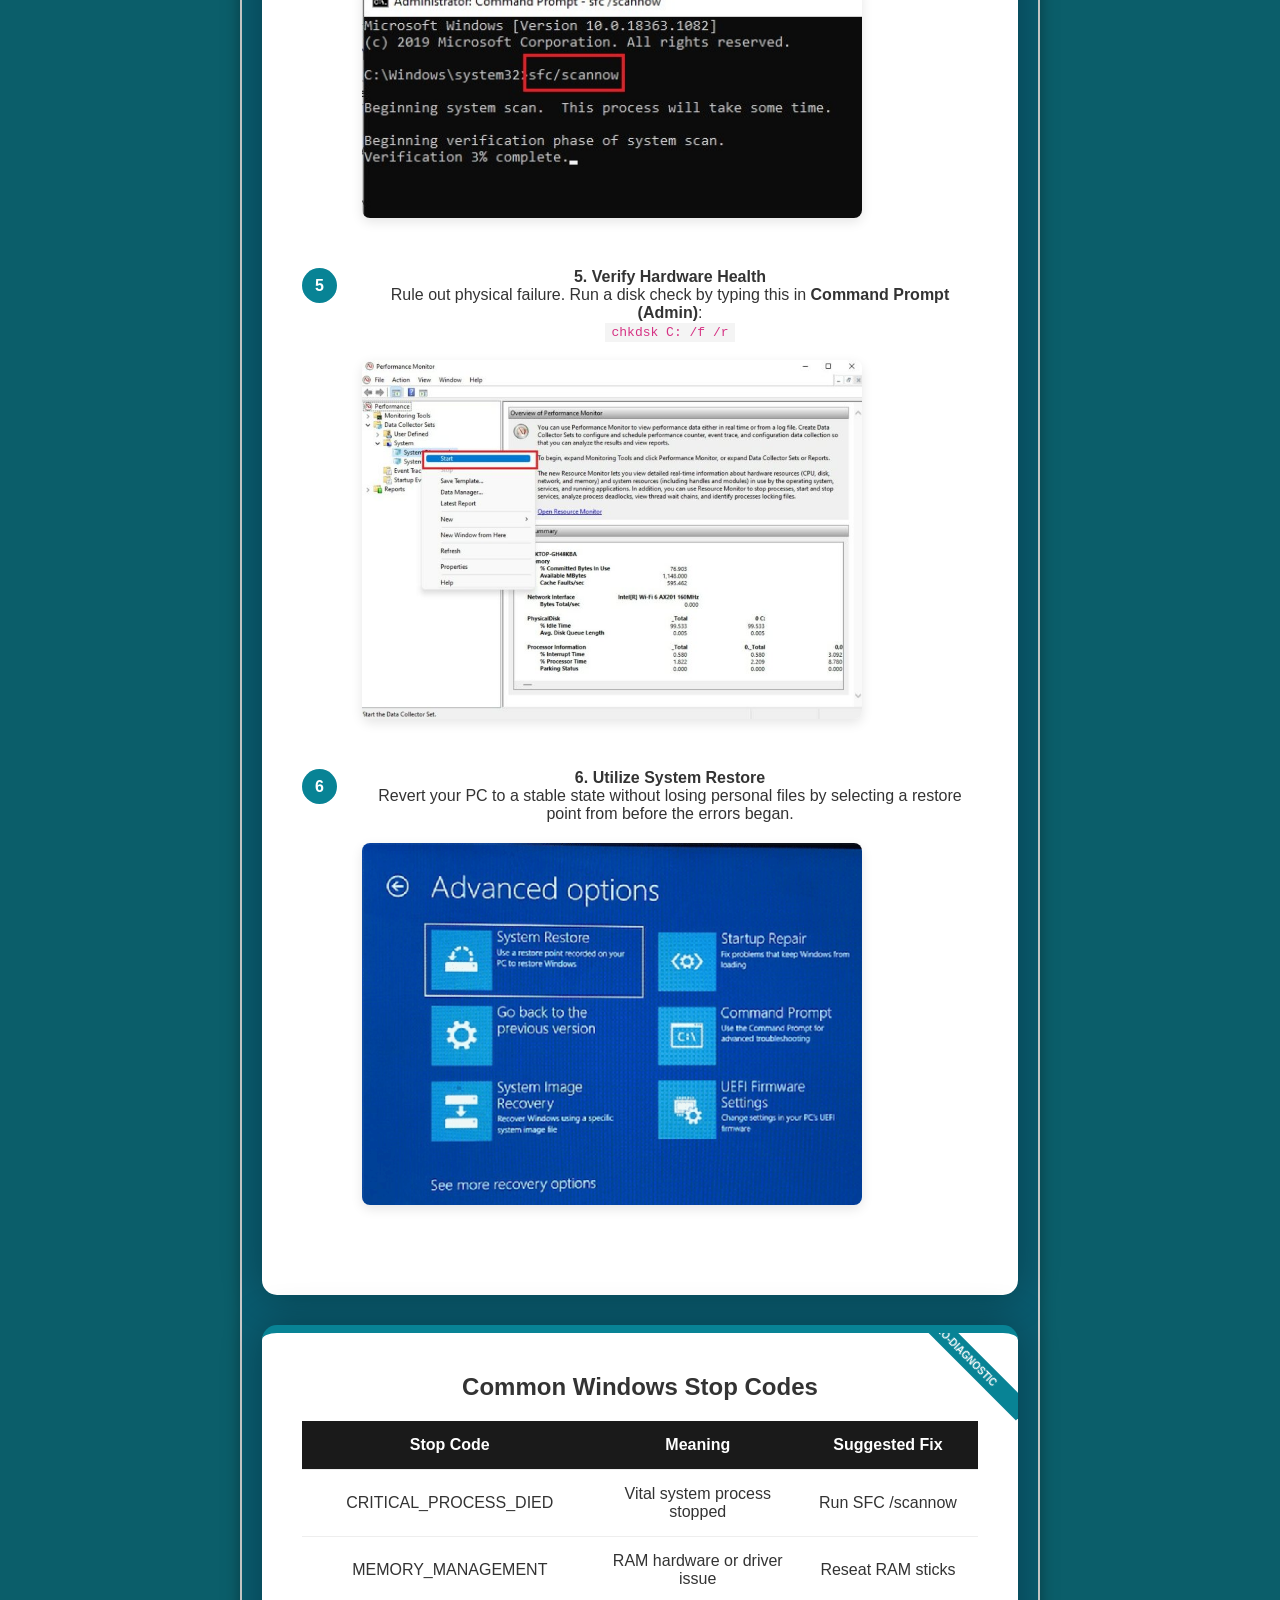
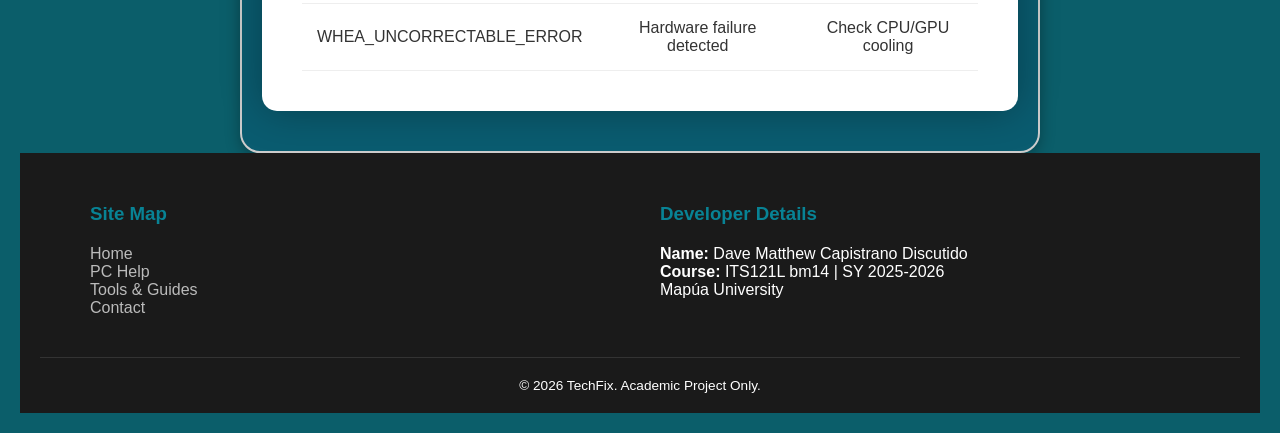
<file: errorcodes.html>
<!DOCTYPE html>
<html lang="en">
<head>
    <meta charset="UTF-8">
    <meta name="viewport" content="width=device-width, initial-scale=1.0">
    <title>Windows Error Codes | TechFix</title>
    <link rel="stylesheet" href="https://cdnjs.cloudflare.com/ajax/libs/font-awesome/6.4.0/css/all.min.css">
    <link rel="stylesheet" href="globalstyles.css">
    <link rel="stylesheet" href="errorcodes.css">
</head>
<body>

    <nav class="main-nav">
        <div class="nav-left">
            <a href="PCHelp.html" class="home-btn-nav">
                <i class="fa-solid fa-arrow-left"></i>
                BACK
            </a>
            <a href="home.html" class="logo-text">Tech<span>Fix</span></a>
        </div>
        
        <div class="nav-links">
            <a href="home.html">Home</a>
            <a href="PCHelp.html">PC Help</a>
            <a href="toolsandguides.html">Tools & Guides</a>
            <a href="contactus.html">Contact</a>
        </div>
    </nav>

    <main class="container">
        <section class="diagnostic-content">
            <div class="header-group">
                <i class="fa-solid fa-triangle-exclamation main-icon"></i>
                <h1>Windows Error Codes & BSOD</h1>
                <p class="subtitle">Quickly decode Blue Screen errors and system failures.</p>
            </div>

            <div class="guide-card">
                <ol class="step-list">
                    <li>
                        <strong>1. Identify the Stop Code</strong>
                        <p>Locate the "Stop Code" at the bottom of the Blue Screen. Common codes include <span class="code-snippet">CRITICAL_PROCESS_DIED</span> or <span class="code-snippet">MEMORY_MANAGEMENT</span>.</p>
                        <img src="stopcode.jpg" alt="Windows Stop Code" class="step-image">
                    </li>

                    <li>
                        <strong>2. Analyze Recent Changes</strong>
                        <p>Ask yourself: Did I just install a new app or update a driver? Most errors are triggered by recent software changes or hardware additions.</p>
                        <img src="changes.png" alt="Recent Changes" class="step-image">
                    </li>

                    <li>
                        <strong>3. Manage Device Drivers</strong>
                        <p>Right-click <b>Start</b> > <b>Device Manager</b>. Look for yellow warning icons on components, then perform updates or rollbacks.</p>
                        <img src="devicemanager.png" alt="Device Manager" class="step-image">
                    </li>

                    <li>
                        <strong>4. Run System File Checker (SFC)</strong>
                        <p>Repair corrupted Windows system files. Open <b>Command Prompt (Admin)</b> and type:</p>
                        <span class="code-snippet">sfc /scannow</span>
                        <img src="scan.jpg" alt="SFC Scan" class="step-image">
                    </li>

                    <li>
                        <strong>5. Verify Hardware Health</strong>
                        <p>Rule out physical failure. Run a disk check by typing this in <b>Command Prompt (Admin)</b>:</p>
                        <span class="code-snippet">chkdsk C: /f /r</span>
                        <img src="hardware health.jpg" alt="Hardware Health Check" class="step-image">
                    </li>

                    <li>
                        <strong>6. Utilize System Restore</strong>
                        <p>Revert your PC to a stable state without losing personal files by selecting a restore point from before the errors began.</p>
                        <img src="systemrestore.png" alt="System Restore" class="step-image">
                    </li>
                </ol>
            </div>

            <div class="guide-card mt-4">
                <h2>Common Windows Stop Codes</h2>
                <table class="data-table">
                    <thead>
                        <tr>
                            <th>Stop Code</th>
                            <th>Meaning</th>
                            <th>Suggested Fix</th>
                        </tr>
                    </thead>
                    <tbody>
                        <tr>
                            <td>CRITICAL_PROCESS_DIED</td>
                            <td>Vital system process stopped</td>
                            <td>Run SFC /scannow</td>
                        </tr>
                        <tr>
                            <td>MEMORY_MANAGEMENT</td>
                            <td>RAM hardware or driver issue</td>
                            <td>Reseat RAM sticks</td>
                        </tr>
                        <tr>
                            <td>WHEA_UNCORRECTABLE_ERROR</td>
                            <td>Hardware failure detected</td>
                            <td>Check CPU/GPU cooling</td>
                        </tr>
                    </tbody>
                </table>
            </div>
        </section>
    </main>

    <footer class="main-footer">
        <div class="footer-grid">
            <div class="footer-section">
                <h3>Site Map</h3>
                <ul>
                    <li><a href="home.html">Home</a></li>
                    <li><a href="PCHelp.html">PC Help</a></li>
                    <li><a href="toolsandguides.html">Tools & Guides</a></li>
                    <li><a href="contactus.html">Contact</a></li>
                </ul>
            </div>
            <div class="footer-section">
                <h3>Developer Details</h3>
                <p><strong>Name:</strong> Dave Matthew Capistrano Discutido</p>
                <p><strong>Course:</strong> ITS121L bm14 | SY 2025-2026</p>
                <p>Mapúa University</p>
            </div>
        </div>
        <div class="footer-bottom">
            <p>&copy; 2026 TechFix. Academic Project Only.</p>
        </div>
    </footer>

</body>
</html>
</file>
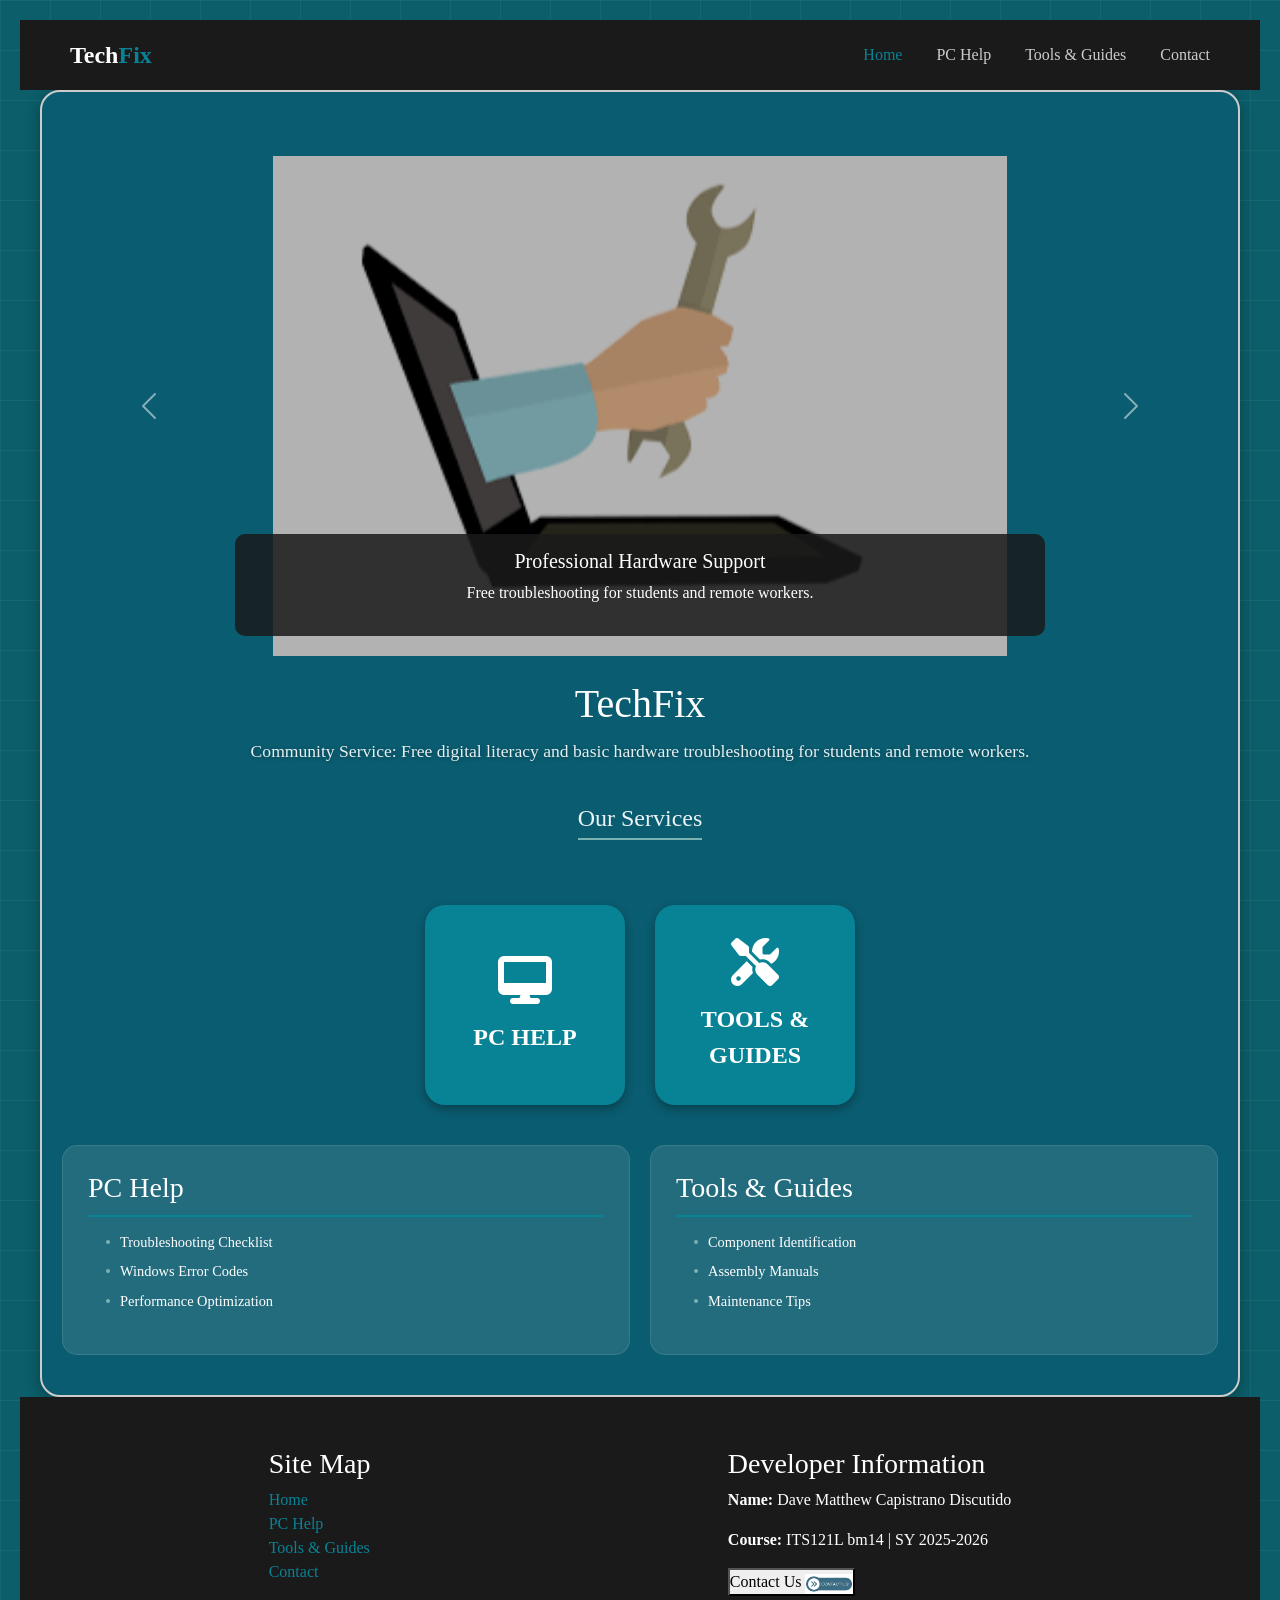
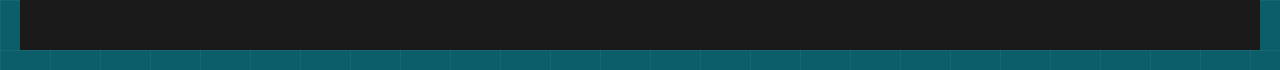
<file: home.html>
<!DOCTYPE html>
<html lang="en">
<head>
    <meta charset="UTF-8">
    <meta name="viewport" content="width=device-width, initial-scale=1.0">
    <title>TechFix: Virtual Hardware Assistance</title>
    <link href="https://cdn.jsdelivr.net/npm/bootstrap@5.3.0/dist/css/bootstrap.min.css" rel="stylesheet">
    <link rel="stylesheet" href="https://cdnjs.cloudflare.com/ajax/libs/font-awesome/6.4.0/css/all.min.css">
    <link rel="stylesheet" href="style.css">
    <link rel="stylesheet" href="home.css">
</head>
<body>

    <nav class="main-nav">
        <a href="home.html" class="logo-text">Tech<span>Fix</span></a>
        <div class="nav-links">
            <a href="home.html" class="active">Home</a>
            <a href="PCHelp.html">PC Help</a>
            <a href="toolsandguides.html">Tools & Guides</a>
            <a href="contactus.html">Contact</a>
        </div>
    </nav>

    <main class="container">
        
        <div id="techFixCarousel" class="carousel slide my-4" data-bs-ride="carousel">
            <div class="carousel-inner">
                <div class="carousel-item active">
                    <img src="image4.png" class="d-block w-100" alt="Hardware Support">
                    <div class="carousel-caption">
                        <h5>Professional Hardware Support</h5>
                        <p>Free troubleshooting for students and remote workers.</p>
                    </div>
                </div>
                <div class="carousel-item">
                    <img src="image5.png" class="d-block w-100" alt="Tools and Guides">
                    <div class="carousel-caption">
                        <h5>Comprehensive Guides</h5>
                        <p>Step-by-step PC assembly and maintenance manuals.</p>
                    </div>
                </div>
            </div>
            <button class="carousel-control-prev" type="button" data-bs-target="#techFixCarousel" data-bs-slide="prev">
                <span class="carousel-control-prev-icon"></span>
            </button>
            <button class="carousel-control-next" type="button" data-bs-target="#techFixCarousel" data-bs-slide="next">
                <span class="carousel-control-next-icon"></span>
            </button>
        </div>

        <h1>TechFix</h1>
        <p class="subtitle">Community Service: Free digital literacy and basic hardware troubleshooting for students and remote workers.</p>

        <h2 class="services-title">Our Services</h2>

        <div class="btn-group">
            <button class="service-btn" onclick="window.location.href='PCHelp.html'">
                <i class="fa-solid fa-desktop"></i>
                <span>PC HELP</span>
            </button>
            <button class="service-btn" onclick="window.location.href='toolsandguides.html'">
                <i class="fa-solid fa-screwdriver-wrench"></i>
                <span>TOOLS & GUIDES</span>
            </button>
        </div>

        <div class="info-grid">
            <div class="info-card">
                <h3>PC Help</h3>
                <ul>
                    <li>Troubleshooting Checklist</li>
                    <li>Windows Error Codes</li>
                    <li>Performance Optimization</li>
                </ul>
            </div>
            <div class="info-card">
                <h3>Tools & Guides</h3>
                <ul>
                    <li>Component Identification</li>
                    <li>Assembly Manuals</li>
                    <li>Maintenance Tips</li>
                </ul>
            </div>
        </div>
    </main>

    <footer class="main-footer">
        <div class="footer-grid">
            <div class="footer-section">
                <h3>Site Map</h3>
                <ul>
                    <li><a href="home.html">Home</a></li>
                    <li><a href="PCHelp.html">PC Help</a></li>
                    <li><a href="toolsandguides.html">Tools & Guides</a></li>
                    <li><a href="contact.html">Contact</a></li>
                </ul>
            </div>
            <div class="footer-section">
                <h3>Developer Information</h3>
                <p><strong>Name:</strong> Dave Matthew Capistrano Discutido</p>
                <p><strong>Course:</strong> ITS121L bm14 | SY 2025-2026</p>
                <button class="contact-btn-small" onclick="window.location.href='contactus.html'">
                    Contact Us <img src="image1.png" alt="" style="height: 20px;">
                </button>
            </div>
        </div>
    </footer>

    <script src="https://cdn.jsdelivr.net/npm/bootstrap@5.3.0/dist/js/bootstrap.bundle.min.js"></script>
</body>
</html>
</file>
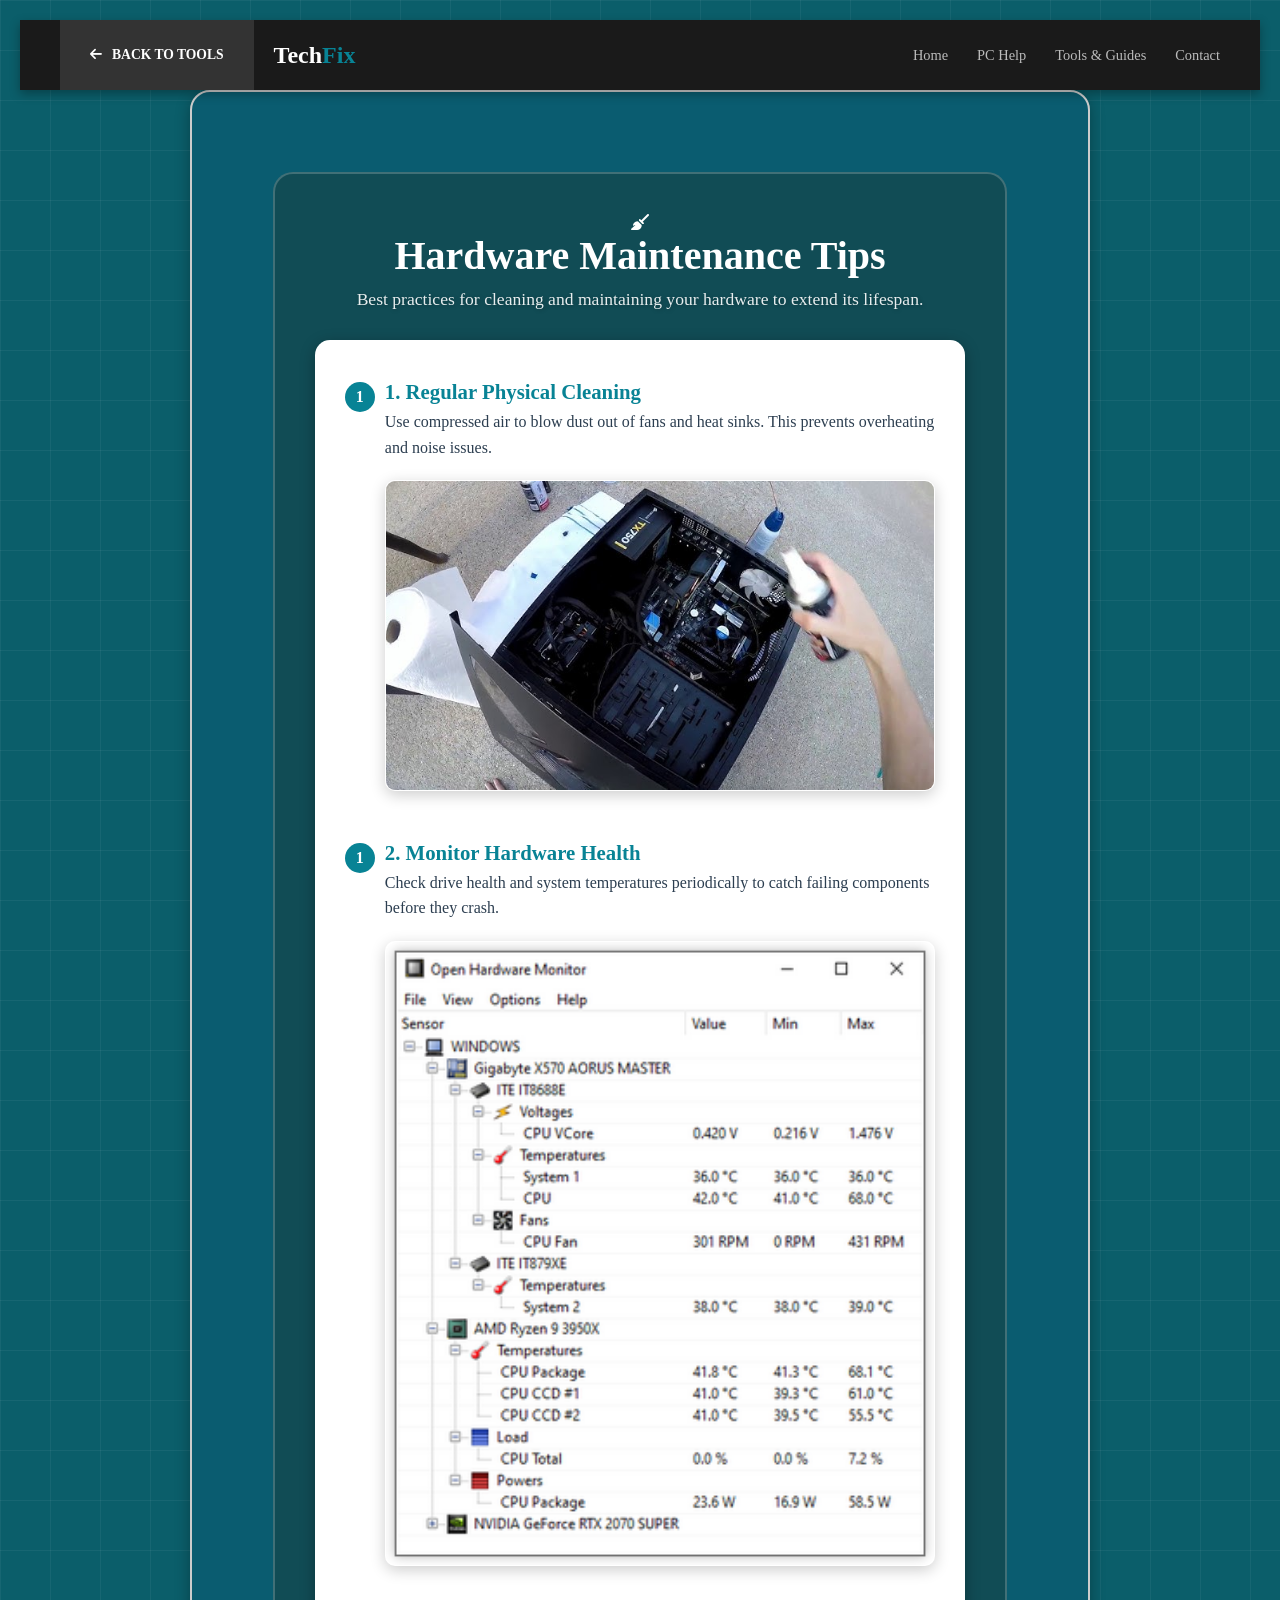
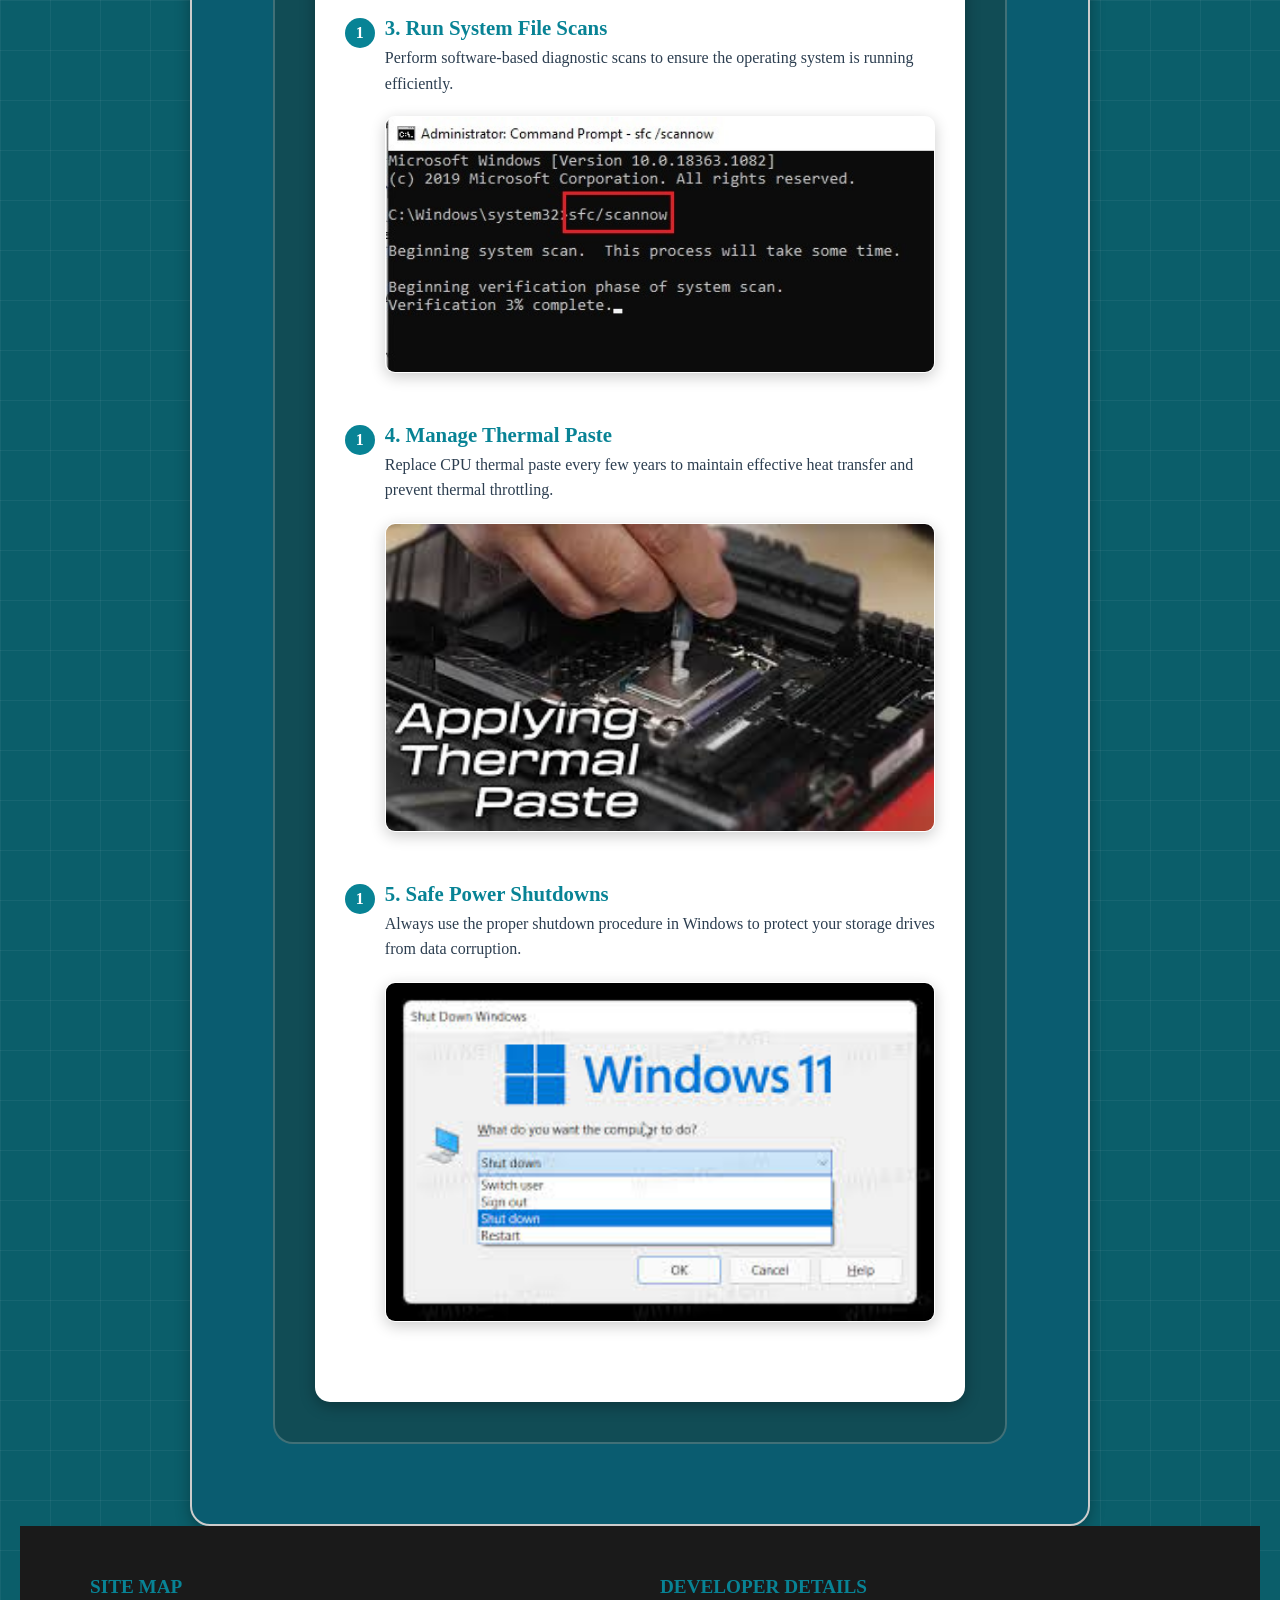
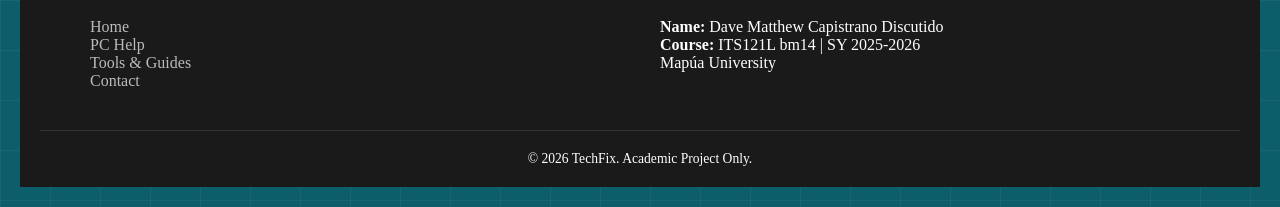
<file: maintenance.html>
<!DOCTYPE html>
<html lang="en">
<head>
    <meta charset="UTF-8">
    <meta name="viewport" content="width=device-width, initial-scale=1.0">
    <title>Hardware Maintenance Tips | TechFix</title>
    <link rel="stylesheet" href="https://cdnjs.cloudflare.com/ajax/libs/font-awesome/6.4.0/css/all.min.css">
    <link rel="stylesheet" href="style.css">
    <link rel="stylesheet" href="maintenance.css">
</head>
<body>

    <nav class="main-nav">
        <div class="nav-left">
            <a href="toolsandguides.html" class="home-btn-nav">
                <i class="fa-solid fa-arrow-left"></i>
                BACK TO TOOLS
            </a>
            <a href="home.html" class="logo-text">Tech<span>Fix</span></a>
        </div>
        
        <div class="nav-links">
            <a href="home.html">Home</a>
            <a href="PCHelp.html">PC Help</a>
            <a href="toolsandguides.html">Tools & Guides</a>
            <a href="contactus.html">Contact</a>
        </div>
    </nav>

    <main class="container">
        <div class="content-box">
            <section class="diagnostic-content">
                <div class="header-group">
                    <i class="fa-solid fa-broom main-icon"></i>
                    <h1>Hardware Maintenance Tips</h1>
                    <p class="subtitle">Best practices for cleaning and maintaining your hardware to extend its lifespan.</p>
                </div>

                <div class="guide-card">
                    <ol class="step-list">
                        <li>
                            <strong>1. Regular Physical Cleaning</strong>
                            <p>Use compressed air to blow dust out of fans and heat sinks. This prevents overheating and noise issues.</p>
                            <img src="cleaning.jpg" alt="Cleaning PC Fans" class="step-image">
                        </li>
                        <li>
                            <strong>2. Monitor Hardware Health</strong>
                            <p>Check drive health and system temperatures periodically to catch failing components before they crash.</p>
                            <img src="monitor hardware health.png" alt="Monitoring Health" class="step-image">
                        </li>
                        <li>
                            <strong>3. Run System File Scans</strong>
                            <p>Perform software-based diagnostic scans to ensure the operating system is running efficiently.</p>
                            <img src="scan.jpg" alt="System Scanning" class="step-image">
                        </li>
                        <li>
                            <strong>4. Manage Thermal Paste</strong>
                            <p>Replace CPU thermal paste every few years to maintain effective heat transfer and prevent thermal throttling.</p>
                            <img src="replacing thermal paste.jpg" alt="Thermal Paste" class="step-image">
                        </li>
                        <li>
                            <strong>5. Safe Power Shutdowns</strong>
                            <p>Always use the proper shutdown procedure in Windows to protect your storage drives from data corruption.</p>
                            <img src="shutdown.jpg" alt="Safe Shutdown" class="step-image">
                        </li>
                    </ol>
                </div>
            </section>
        </div>
    </main>

    <footer class="main-footer">
        <div class="footer-grid">
            <div class="footer-section">
                <h3>SITE MAP</h3>
                <ul>
                    <li><a href="home.html">Home</a></li>
                    <li><a href="PCHelp.html">PC Help</a></li>
                    <li><a href="toolsandguides.html">Tools & Guides</a></li>
                    <li><a href="contactus.html">Contact</a></li>
                </ul>
            </div>
            <div class="footer-section">
                <h3>DEVELOPER DETAILS</h3>
                <p><strong>Name:</strong> Dave Matthew Capistrano Discutido</p>
                <p><strong>Course:</strong> ITS121L bm14 | SY 2025-2026</p>
                <p>Mapúa University</p>
            </div>
        </div>
        <div class="footer-bottom">
            <p>&copy; 2026 TechFix. Academic Project Only.</p>
        </div>
    </footer>

</body>
</html>
</file>
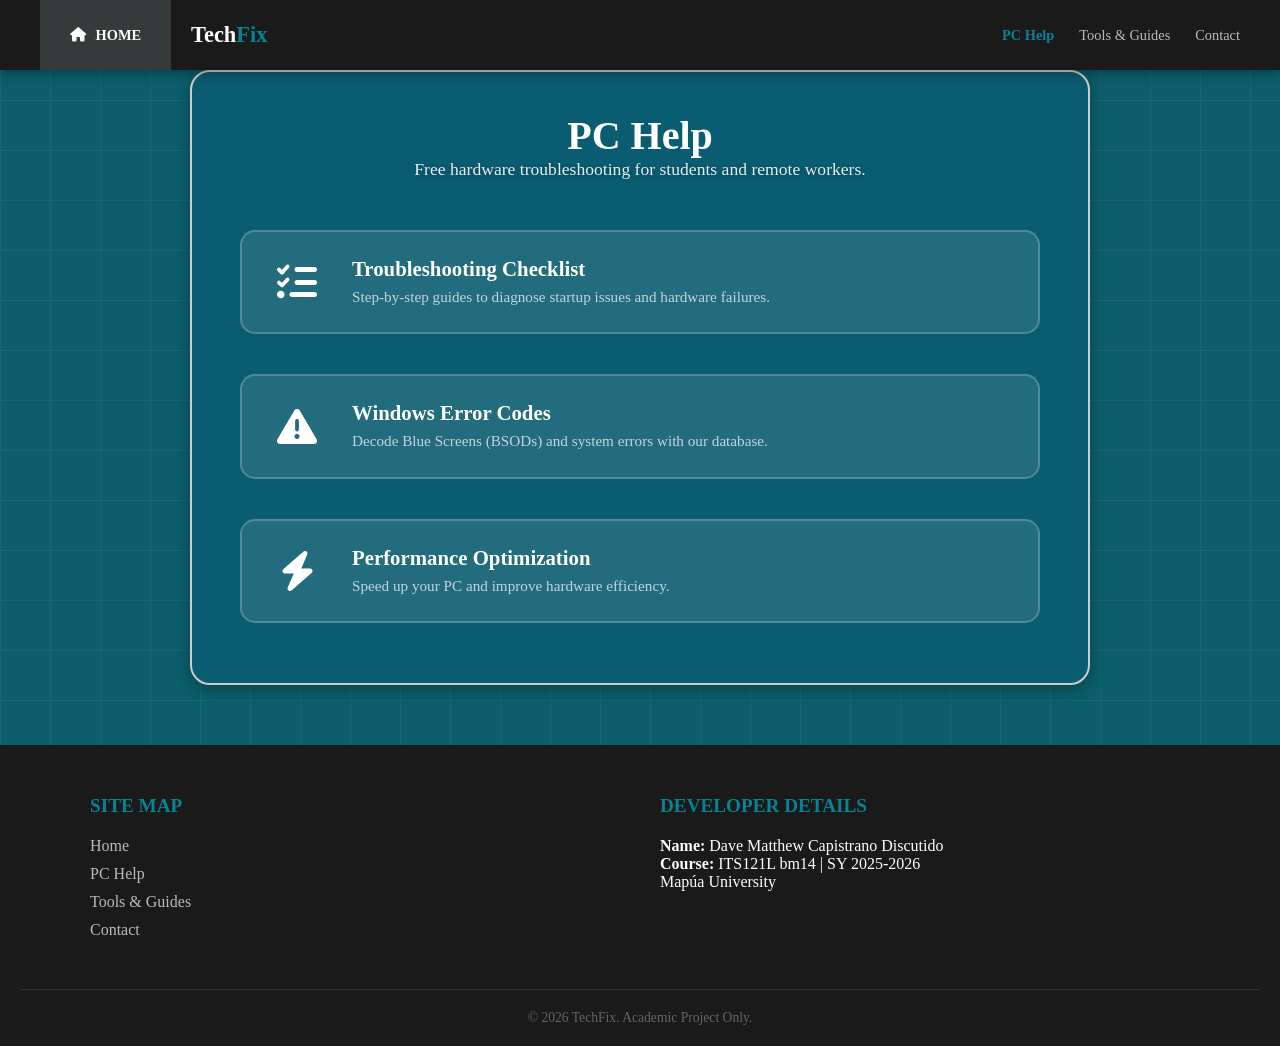
<file: PChelp.html>
<!DOCTYPE html>
<html lang="en">
<head>
    <meta charset="UTF-8">
    <meta name="viewport" content="width=device-width, initial-scale=1.0">
    <title>PC Help | TechFix</title>
    <link rel="stylesheet" href="https://cdnjs.cloudflare.com/ajax/libs/font-awesome/6.4.0/css/all.min.css">
    <link rel="stylesheet" href="style.css">
    <link rel="stylesheet" href="PCHelp.css">
</head>
<body>

    <nav class="main-nav">
        <div class="nav-left">
            <a href="home.html" class="home-btn-nav">
                <i class="fa-solid fa-house"></i>
                HOME
            </a>
            <a href="home.html" class="logo-text">Tech<span>Fix</span></a>
        </div>
        
        <div class="nav-links">
            <a href="PCHelp.html" class="active">PC Help</a>
            <a href="toolsandguides.html">Tools & Guides</a>
            <a href="contactus.html">Contact</a>
        </div>
    </nav>

    <main class="container">
        <h1>PC Help</h1>
        <p class="subtitle">Free hardware troubleshooting for students and remote workers.</p>

        <div class="services-list">
            <a href="Diagnostic.html" class="service-link">
                <div class="service-item">
                    <i class="fa-solid fa-list-check"></i>
                    <div class="service-text">
                        <h3>Troubleshooting Checklist</h3>
                        <p>Step-by-step guides to diagnose startup issues and hardware failures.</p>
                    </div>
                </div>
            </a>

            <a href="errorcodes.html" class="service-link">
                <div class="service-item">
                    <i class="fa-solid fa-triangle-exclamation"></i>
                    <div class="service-text">
                        <h3>Windows Error Codes</h3>
                        <p>Decode Blue Screens (BSODs) and system errors with our database.</p>
                    </div>
                </div>
            </a>

            <a href="performance.html" class="service-link">
                <div class="service-item">
                    <i class="fa-solid fa-bolt"></i>
                    <div class="service-text">
                        <h3>Performance Optimization</h3>
                        <p>Speed up your PC and improve hardware efficiency.</p>
                    </div>
                </div>
            </a>
        </div>
    </main>

    <footer class="main-footer">
        <div class="footer-grid">
            <div class="footer-section">
                <h3>Site Map</h3>
                <ul>
                    <li><a href="home.html">Home</a></li>
                    <li><a href="PCHelp.html">PC Help</a></li>
                    <li><a href="toolsandguides.html">Tools & Guides</a></li>
                    <li><a href="contactus.html">Contact</a></li>
                </ul>
            </div>
            <div class="footer-section">
                <h3>Developer Details</h3>
                <p><strong>Name:</strong> Dave Matthew Capistrano Discutido</p>
                <p><strong>Course:</strong> ITS121L bm14 | SY 2025-2026</p>
                <p>Mapúa University</p>
            </div>
        </div>
        <div class="footer-bottom">
            <p>&copy; 2026 TechFix. Academic Project Only.</p>
        </div>
    </footer>

</body>
</html>
</file>
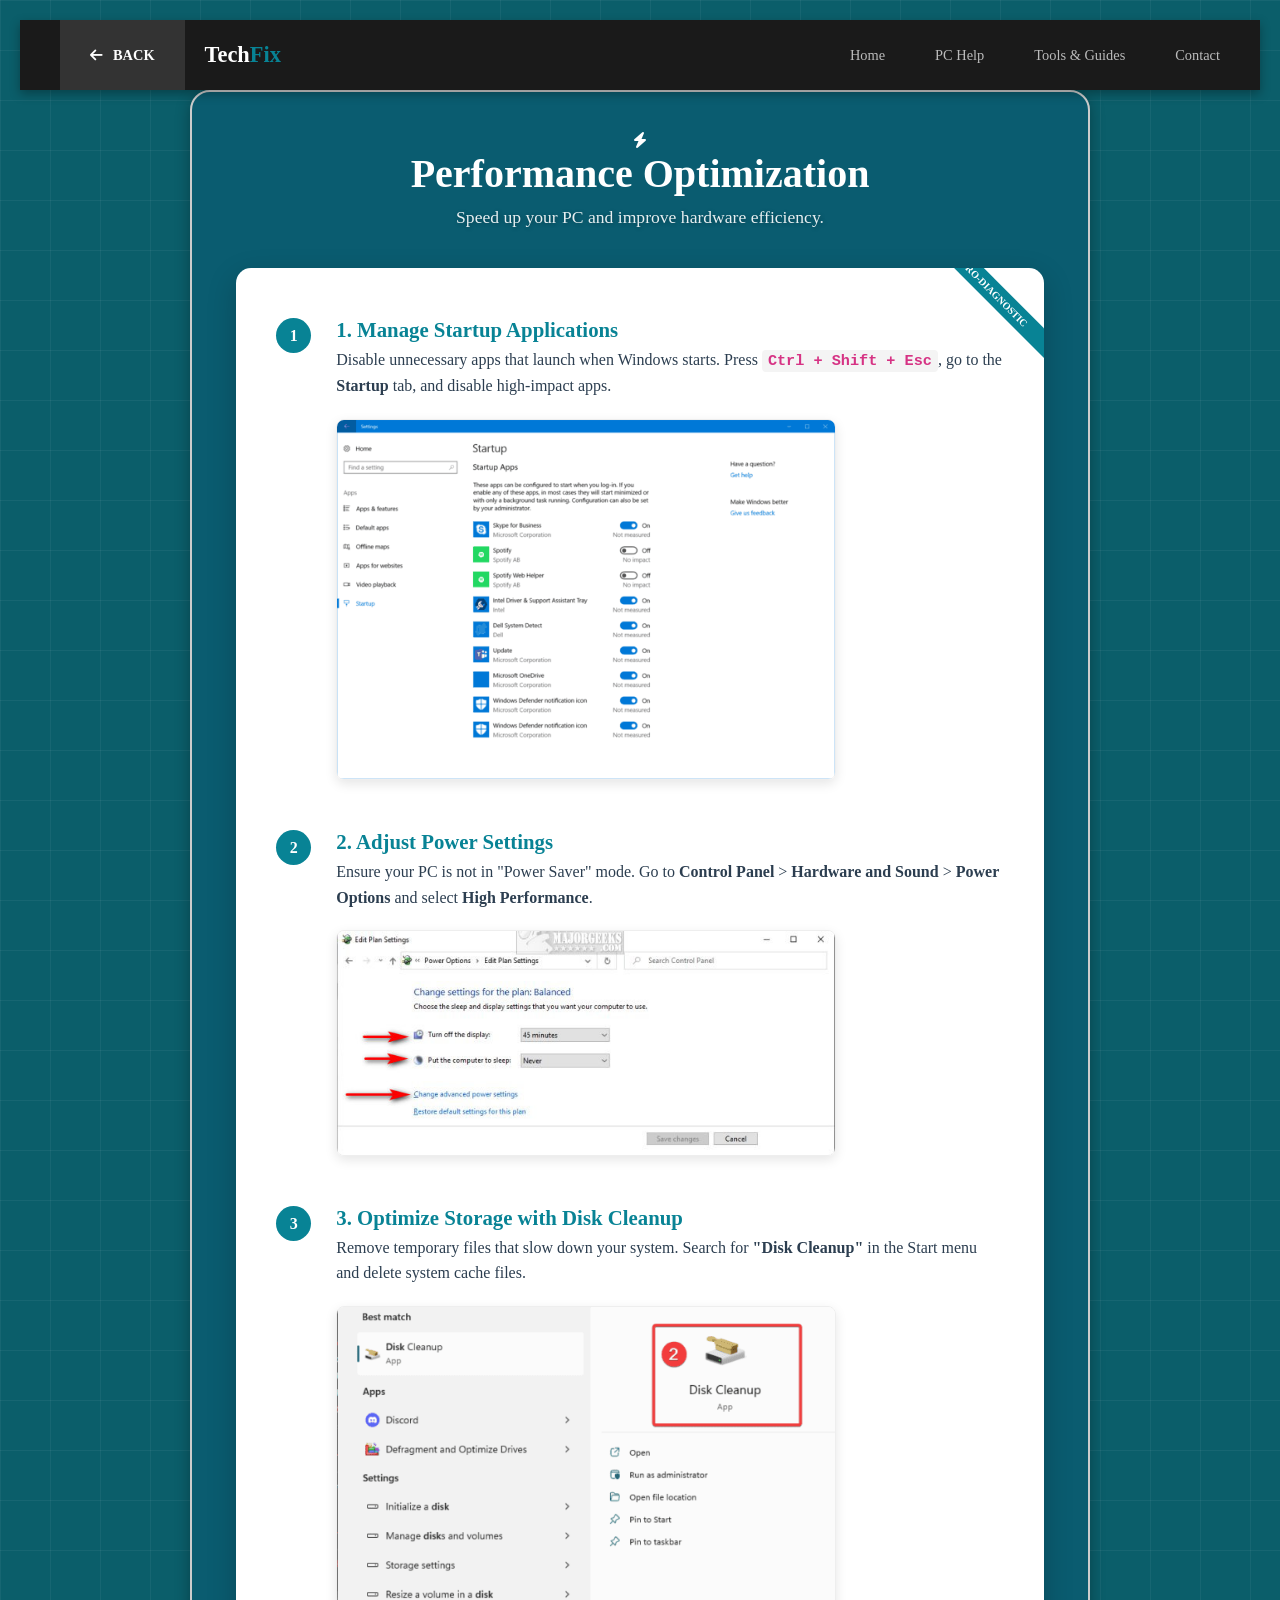
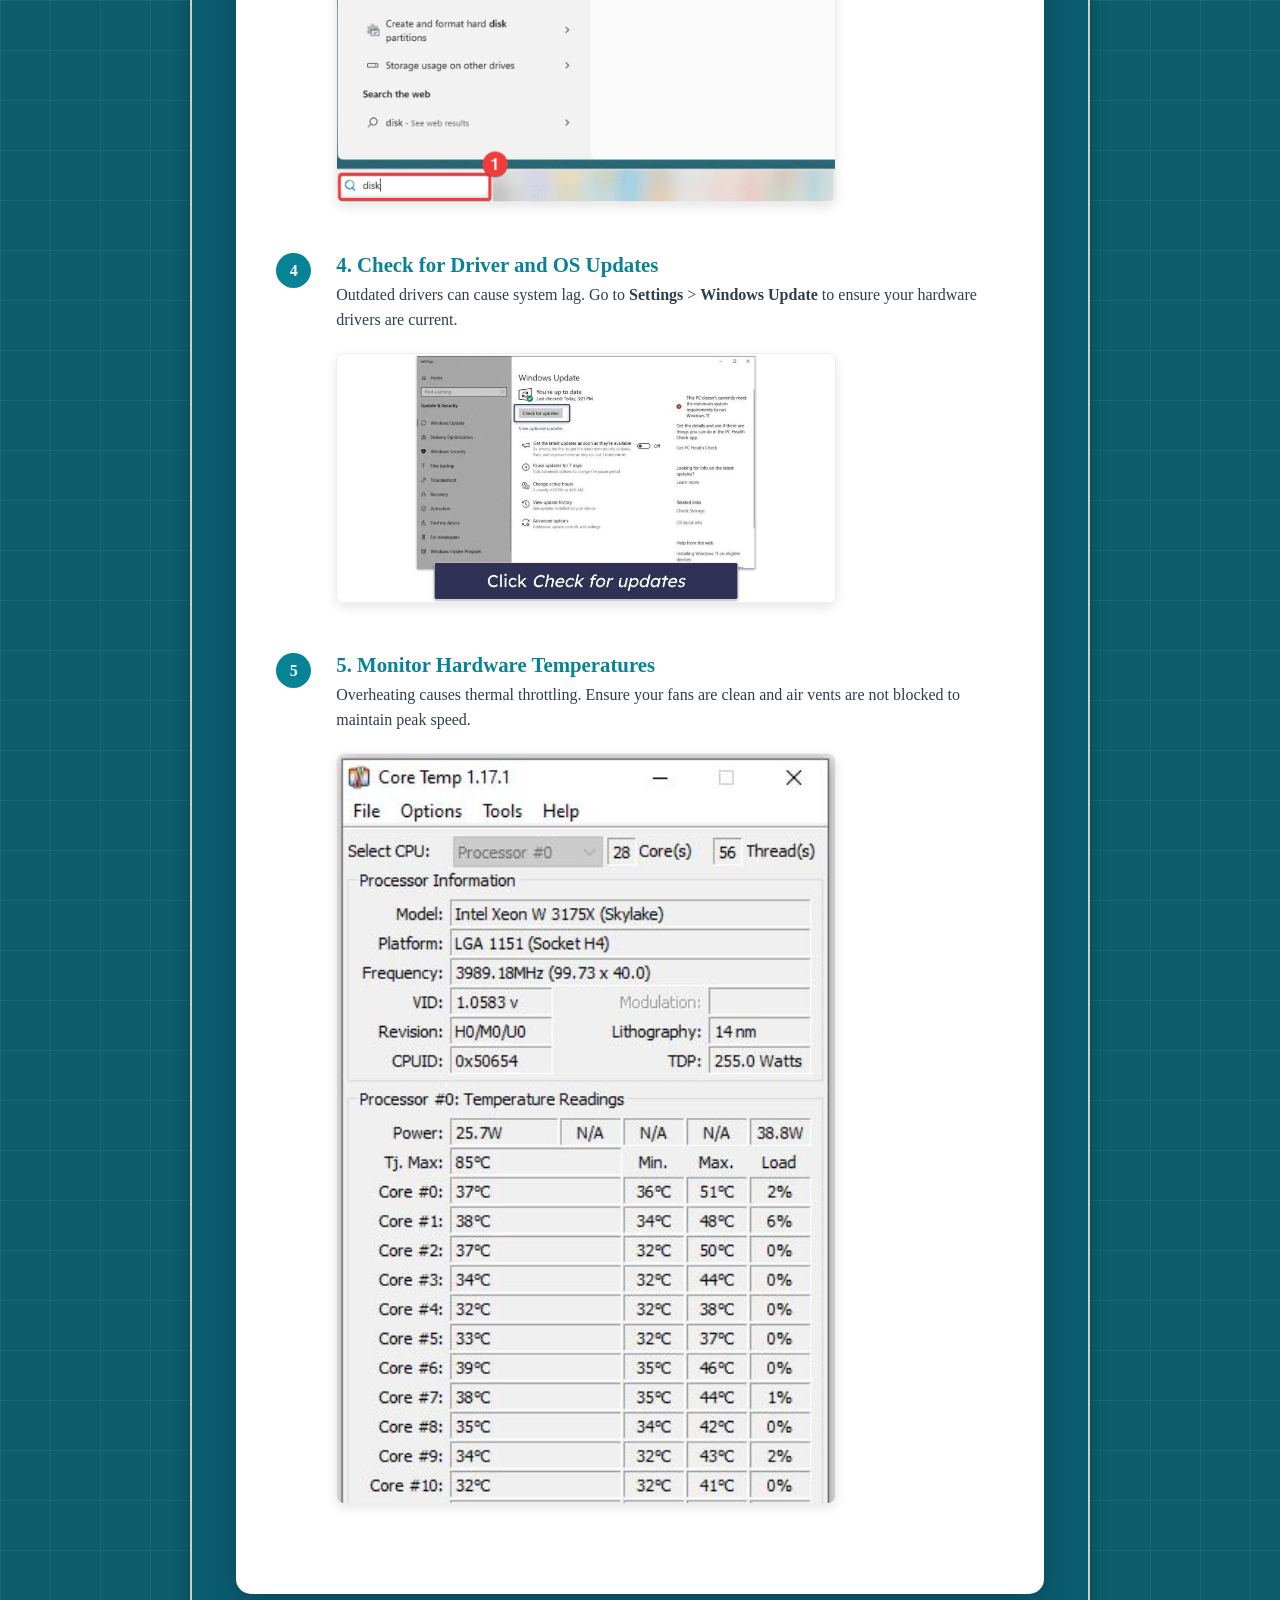
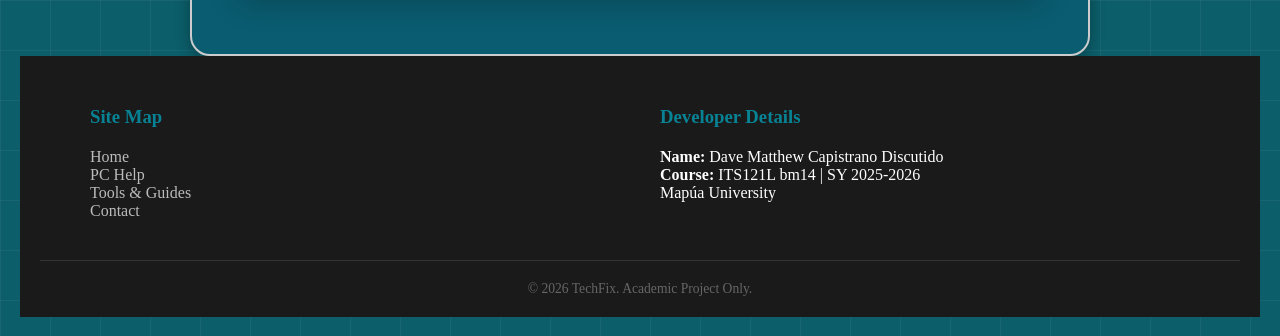
<file: performance.html>
<!DOCTYPE html>
<html lang="en">
<head>
    <meta charset="UTF-8">
    <meta name="viewport" content="width=device-width, initial-scale=1.0">
    <title>Performance Optimization | TechFix</title>
    <link rel="stylesheet" href="https://cdnjs.cloudflare.com/ajax/libs/font-awesome/6.4.0/css/all.min.css">
    <link rel="stylesheet" href="style.css">
    <link rel="stylesheet" href="performance.css">
</head>
<body>

    <nav class="main-nav">
        <div class="nav-left">
            <a href="PCHelp.html" class="home-btn-nav">
                <i class="fa-solid fa-arrow-left"></i>
                BACK
            </a>
            <a href="home.html" class="logo-text">Tech<span>Fix</span></a>
        </div>
        
        <div class="nav-links">
            <a href="home.html">Home</a>
            <a href="PCHelp.html">PC Help</a>
            <a href="toolsandguides.html">Tools & Guides</a>
            <a href="contactus.html">Contact</a>
        </div>
    </nav>

    <main class="container">
        <section class="diagnostic-content">
            <div class="header-group">
                <i class="fa-solid fa-bolt main-icon"></i>
                <h1>Performance Optimization</h1>
                <p class="subtitle">Speed up your PC and improve hardware efficiency.</p>
            </div>

            <div class="guide-card">
                <ol class="step-list">
                    <li>
                        <strong>1. Manage Startup Applications</strong>
                        <p>Disable unnecessary apps that launch when Windows starts. Press <span class="code-snippet">Ctrl + Shift + Esc</span>, go to the <b>Startup</b> tab, and disable high-impact apps.</p>
                        <img src="startup.png" alt="Task Manager Startup" class="step-image">
                    </li>

                    <li>
                        <strong>2. Adjust Power Settings</strong>
                        <p>Ensure your PC is not in "Power Saver" mode. Go to <b>Control Panel</b> > <b>Hardware and Sound</b> > <b>Power Options</b> and select <b>High Performance</b>.</p>
                        <img src="adjust.jpg" alt="Power Options" class="step-image">
                    </li>

                    <li>
                        <strong>3. Optimize Storage with Disk Cleanup</strong>
                        <p>Remove temporary files that slow down your system. Search for <b>"Disk Cleanup"</b> in the Start menu and delete system cache files.</p>
                        <img src="disk.png" alt="Disk Cleanup" class="step-image">
                    </li>

                    <li>
                        <strong>4. Check for Driver and OS Updates</strong>
                        <p>Outdated drivers can cause system lag. Go to <b>Settings</b> > <b>Windows Update</b> to ensure your hardware drivers are current.</p>
                        <img src="update.jpeg" alt="Windows Update" class="step-image">
                    </li>

                    <li>
                        <strong>5. Monitor Hardware Temperatures</strong>
                        <p>Overheating causes thermal throttling. Ensure your fans are clean and air vents are not blocked to maintain peak speed.</p>
                        <img src="temperature.jpg" alt="Hardware Temperature Monitoring" class="step-image">
                    </li>
                </ol>
            </div>
        </section>
    </main>

    <footer class="main-footer">
        <div class="footer-grid">
            <div class="footer-section">
                <h3>Site Map</h3>
                <ul>
                    <li><a href="home.html">Home</a></li>
                    <li><a href="PCHelp.html">PC Help</a></li>
                    <li><a href="toolsandguides.html">Tools & Guides</a></li>
                    <li><a href="contactus.html">Contact</a></li>
                </ul>
            </div>
            <div class="footer-section">
                <h3>Developer Details</h3>
                <p><strong>Name:</strong> Dave Matthew Capistrano Discutido</p>
                <p><strong>Course:</strong> ITS121L bm14 | SY 2025-2026</p>
                <p>Mapúa University</p>
            </div>
        </div>
        <div class="footer-bottom">
            <p>&copy; 2026 TechFix. Academic Project Only.</p>
        </div>
    </footer>

</body>
</html>
</file>
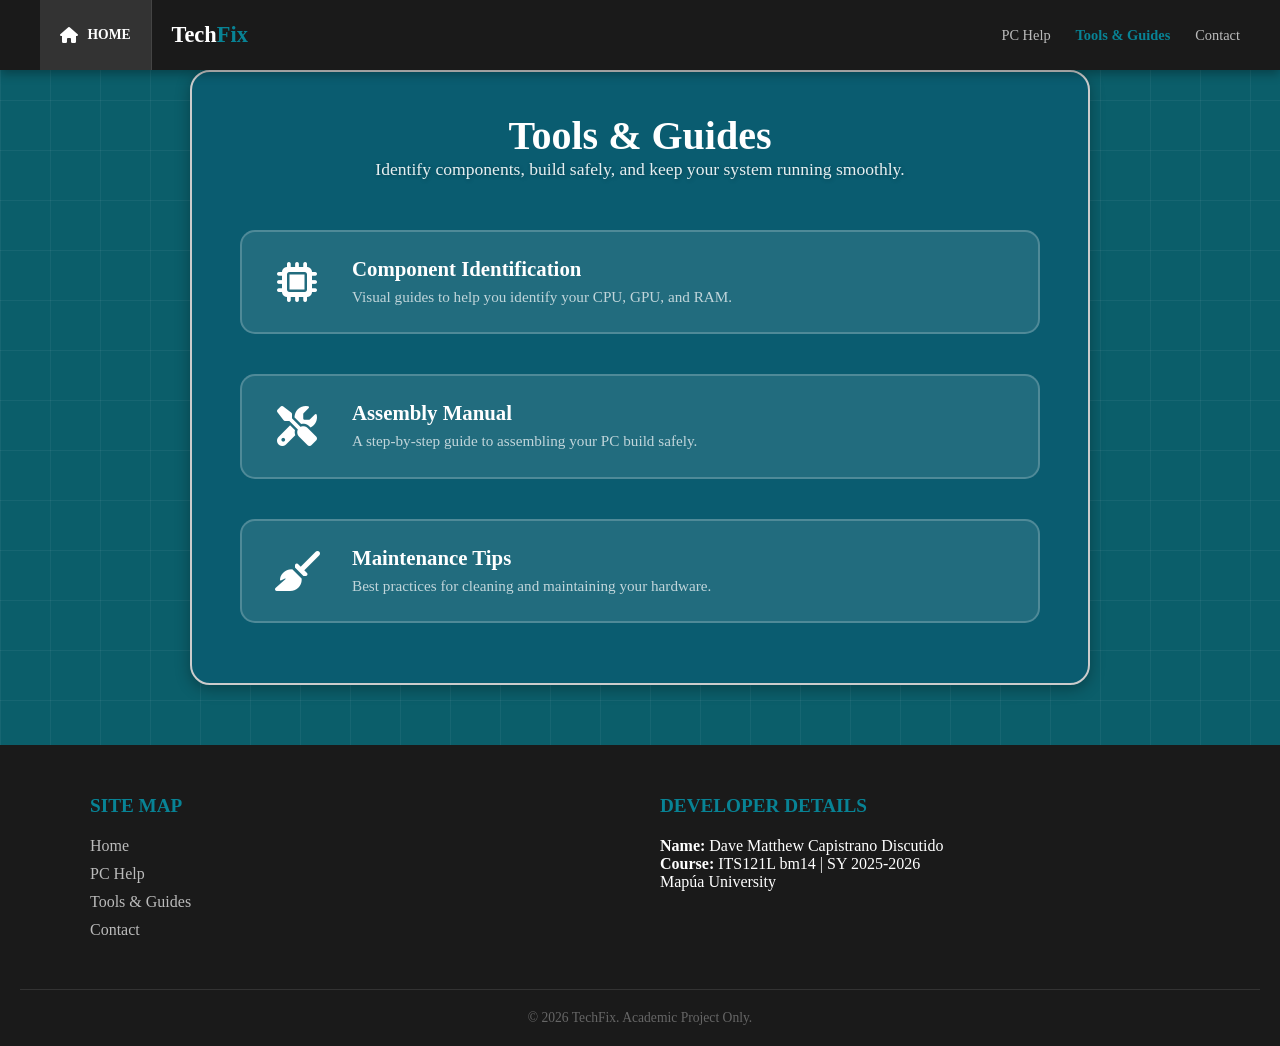
<file: toolsandguides.html>
<!DOCTYPE html>
<html lang="en">
<head>
    <meta charset="UTF-8">
    <meta name="viewport" content="width=device-width, initial-scale=1.0">
    <title>Tools & Guides | TechFix</title>
    <link rel="stylesheet" href="https://cdnjs.cloudflare.com/ajax/libs/font-awesome/6.4.0/css/all.min.css">
    <link rel="stylesheet" href="style.css">
    <link rel="stylesheet" href="toolsandguides.css">
</head>
<body>

    <nav class="main-nav">
        <div class="nav-left">
            <a href="home.html" class="back-link">
                <i class="fa-solid fa-house"></i>
                Home
            </a>
            <a href="home.html" class="logo-text">Tech<span>Fix</span></a>
        </div>
        
        <div class="nav-links">
            <a href="PCHelp.html">PC Help</a>
            <a href="toolsandguides.html" class="active">Tools & Guides</a>
            <a href="contactus.html">Contact</a>
        </div>
    </nav>

    <main class="container">
        <h1>Tools & Guides</h1>
        <p class="subtitle">Identify components, build safely, and keep your system running smoothly.</p>

        <div class="services-list">
            
            <a href="component.html" class="service-link">
                <div class="service-item">
                    <i class="fa-solid fa-microchip"></i>
                    <div class="service-text">
                        <h3>Component Identification</h3>
                        <p>Visual guides to help you identify your CPU, GPU, and RAM.</p>
                    </div>
                </div>
            </a>

            <a href="assembly.html" class="service-link">
                <div class="service-item">
                    <i class="fa-solid fa-screwdriver-wrench"></i>
                    <div class="service-text">
                        <h3>Assembly Manual</h3>
                        <p>A step-by-step guide to assembling your PC build safely.</p>
                    </div>
                </div>
            </a>

            <a href="maintenance.html" class="service-link">
                <div class="service-item">
                    <i class="fa-solid fa-broom"></i>
                    <div class="service-text">
                        <h3>Maintenance Tips</h3>
                        <p>Best practices for cleaning and maintaining your hardware.</p>
                    </div>
                </div>
            </a>

        </div>
    </main>

    <footer class="main-footer">
        <div class="footer-grid">
            <div class="footer-section">
                <h3>Site Map</h3>
                <ul>
                    <li><a href="home.html">Home</a></li>
                    <li><a href="PCHelp.html">PC Help</a></li>
                    <li><a href="toolsandguides.html">Tools & Guides</a></li>
                    <li><a href="contactus.html">Contact</a></li>
                </ul>
            </div>
            <div class="footer-section">
                <h3>Developer Details</h3>
                <p><strong>Name:</strong> Dave Matthew Capistrano Discutido</p>
                <p><strong>Course:</strong> ITS121L bm14 | SY 2025-2026</p>
                <p>Mapúa University</p>
            </div>
        </div>
        <div class="footer-bottom">
            <p>&copy; 2026 TechFix. Academic Project Only.</p>
        </div>
    </footer>

</body>
</html>
</file>
<file: style.css>
/* --- Global Variables based on your Color Scheme --- */
:root {
    --bg-color: #09637E;       /* Deep Teal/Blue */
    --header-btn: #088395;     /* Vibrant Teal */
    --btn-color: #7AB2B2;      /* Muted Blue-Grey */
    --text-color: #EBF4F6;     /* Off-White */
    --container-bg: #0a5c70;   /* Slightly lighter teal for container */
    --border-color: #cccccc;   /* Light Grey */
}

/* --- General Reset --- */
* {
    box-sizing: border-box;
    margin: 0;
    padding: 0;
    font-family: 'Segoe UI', Tahoma, Geneva, Verdana, sans-serif;
}

/* Carousel Styling */
.carousel-item img {
    height: 400px;
    object-fit: cover;
    border-radius: 15px;
}

/* Table Styling */
.data-table {
    width: 100%;
    border-collapse: collapse;
    margin-top: 20px;
}
.data-table th, .data-table td {
    padding: 12px;
    border: 1px solid #ddd;
    text-align: left;
}
.data-table th { background: #0b5e6a; color: white; }

/* Form Styling */
.tech-form .form-group { margin-bottom: 15px; }
.tech-form input, .tech-form select {
    width: 100%;
    padding: 10px;
    border-radius: 5px;
    border: 1px solid #ccc;
}
.submit-btn {
    background: #088395;
    color: white;
    padding: 10px 20px;
    border: none;
    border-radius: 5px;
    cursor: pointer;
}

/* Footer Styling */
.main-footer {
    background: #1a1a1a;
    color: white;
    padding: 40px;
    width: 100%;
    margin-top: 50px;
}
.footer-grid {
    display: flex;
    justify-content: space-around;
    max-width: 1200px;
    margin: 0 auto;
}
.main-footer ul { list-style: none; padding: 0; }
.main-footer a { color: #088395; text-decoration: none; }
body {
    background-color: var(--bg-color);
    color: var(--text-color);
    display: flex;
    flex-direction: column;
    align-items: center;
    min-height: 100vh;
    padding: 20px;
}


/* Darken Card Headings for visibility */
.guide-card h2 {
    color: #0b5e6a; /* Matches your background teal for a professional look */
    font-size: 1.8rem;
    margin-bottom: 15px;
    font-weight: 800;
    border-bottom: 2px solid #088395;
    padding-bottom: 10px;
}

/* Darken standard text inside the card */
.guide-card p, .step-list li p {
    color: #2c3e50; /* Deep navy/grey for better readability */
    font-size: 1rem;
    line-height: 1.6;
}

/* Make component titles bold and dark */
.step-list li strong {
    color: #088395;
    font-size: 1.3rem;
    display: block;
    margin-top: 10px;
}

/* Ensure the subtitle on the teal background stays bright */
.subtitle {
    color: #ffffff !important;
    text-shadow: 1px 1px 4px rgba(0,0,0,0.3);
}
/* --- Header --- */
.header {
    width: 100%;
    max-width: 800px;
    display: flex;
    justify-content: center;
    margin-bottom: 20px;
}

.find-fix-btn {
    background-color: var(--header-btn);
    color: white;
    border: none;
    padding: 10px 30px;
    font-size: 1.2rem;
    border-radius: 5px;
    cursor: pointer;
    transition: background 0.3s;
}

.find-fix-btn:hover {
    filter: brightness(1.1);
}

/* --- Main Container (Rounded Rect with Light Grey Border) --- */
.container {
    background-color: var(--container-bg);
    border: 2px solid var(--border-color);
    border-radius: 20px;
    padding: 40px;
    width: 100%;
    max-width: 800px;
    text-align: center;
    box-shadow: 0 4px 15px rgba(0,0,0,0.3);
}

h1 {
    font-size: 2.5rem;
    margin-bottom: 10px;
    color: white;
}

.subtitle {
    font-size: 1rem;
    opacity: 0.9;
    margin-bottom: 30px;
}

/* --- Our Services Title --- */
.services-title {
    font-size: 1.5rem;
    color: var(--text-color);
    margin-bottom: 25px;
    border-bottom: 2px solid var(--btn-color);
    display: inline-block;
    padding-bottom: 5px;
}

/* --- Main Buttons (PC HELP & TOOLS) --- */
.btn-group {
    display: flex;
    justify-content: center;
    gap: 30px;
    margin-bottom: 40px;
    flex-wrap: wrap;
}

.service-btn {
    background-color: var(--btn-color);
    color: white;
    border: none;
    width: 200px;
    height: 200px;
    border-radius: 20px;
    display: flex;
    flex-direction: column;
    align-items: center;
    justify-content: center;
    gap: 15px;
    font-size: 1.5rem;
    font-weight: bold;
    cursor: pointer;
    transition: transform 0.2s, background-color 0.3s;
    box-shadow: 0 4px 6px rgba(0,0,0,0.2);
}

.service-btn i {
    font-size: 3rem;
}

.service-btn:hover {
    transform: translateY(-5px);
    background-color: #8BC1BC;
}

/* --- Info Grid --- */
.info-grid {
    display: grid;
    grid-template-columns: 1fr 1fr;
    gap: 20px;
    text-align: left;
}

.info-card {
    background-color: rgba(255, 255, 255, 0.1);
    padding: 20px;
    border-radius: 10px;
}

.info-card h3 {
    border-bottom: 1px solid var(--btn-color);
    padding-bottom: 10px;
    margin-bottom: 10px;
}

.info-card ul {
    list-style-type: none;
}

.info-card li {
    margin-bottom: 8px;
    font-size: 0.9rem;
}

.info-card li::before {
    content: "•";
    color: var(--btn-color);
    font-weight: bold;
    display: inline-block;
    width: 1em;
    margin-left: -1em;
}

/* --- Footer --- */
.footer {
    margin-top: 30px;
}

.contact-btn {
    background-color: var(--header-btn);
    color: white;
    border: none;
    padding: 10px 20px;
    border-radius: 5px;
    cursor: pointer;
    display: flex;
    align-items: center;
    gap: 10px;
}

/* --- Mobile Responsive --- */
@media (max-width: 600px) {
    .btn-group {
        flex-direction: column;
        align-items: center;
    }
    
    .info-grid {
        grid-template-columns: 1fr;
    }
    
    .service-btn {
        width: 100%;
    }
}


/* 1. Style the anchor tag to behave like a block */
.service-link {
    text-decoration: none; /* Removes the link underline */
    color: inherit; /* Inherits text color from body */
    display: block;
    margin-bottom: 20px; /* Space between items */
}

/* 2. Style the actual box (The Context) */
.service-item {
    background-color: rgba(255, 255, 255, 0.1); /* Semi-transparent white */
    border: 2px solid var(--btn-color);          /* Uses your teal border color */
    border-radius: 15px;                         /* Rounded corners */
    padding: 20px;
    display: flex;                               /* Aligns icon and text side-by-side */
    align-items: center;
    gap: 20px;                                   /* Space between icon and text */
    transition: all 0.3s ease;                   /* Smooth hover effect */
}

/* 3. Hover Effect */
.service-item:hover {
    background-color: rgba(255, 255, 255, 0.2); /* Gets slightly brighter on hover */
    transform: translateY(-3px);                 /* Moves up slightly */
    cursor: pointer;
}

/* 4. Style the Icon */
.service-item i {
    font-size: 2.5rem;
    color: var(--btn-color);                     /* Uses your button color */
    min-width: 50px;                             /* Keeps icons aligned */
    text-align: center;
}

/* 5. Style the Text inside */
.service-text {
    text-align: left;
}

.service-text h3 {
    margin-bottom: 5px;
    color: white;
}

.service-text p {
    font-size: 0.9rem;
    opacity: 0.9;
    line-height: 1.4;
}


.home-btn {
background-color: #333333;
color: #ffffff;
border: none;
padding: 8px 16px;
border-radius: 4px;
text-decoration: none;
display: inline-block;
}




/* --- Global Variables based on your Color Scheme --- */
:root {
    --bg-color: #09637E;       /* Deep Teal/Blue */
    --header-btn: #088395;     /* Vibrant Teal */
    --btn-color: #7AB2B2;      /* Muted Blue-Grey */
    --text-color: #EBF4F6;     /* Off-White */
    --container-bg: #0a5c70;   /* Slightly lighter teal for container */
    --border-color: #cccccc;   /* Light Grey */
}

/* --- General Reset --- */
* {
    box-sizing: border-box;
    margin: 0;
    padding: 0;
    font-family: 'Segoe UI', Tahoma, Geneva, Verdana, sans-serif;
}

body {
    background-color: var(--bg-color);
    color: var(--text-color);
    display: flex;
    flex-direction: column;
    align-items: center;
    min-height: 100vh;
    padding: 20px;
}

/* --- Layout Containers --- */
.header {
    width: 100%;
    max-width: 900px;
    display: flex;
    justify-content: space-between; /* Aligns Home button to left */
    align-items: center;
    margin-bottom: 20px;
}

.container {
    background-color: var(--container-bg);
    border: 2px solid var(--border-color);
    border-radius: 20px;
    padding: 40px;
    width: 100%;
    max-width: 900px;
    text-align: center;
    box-shadow: 0 4px 15px rgba(0,0,0,0.3);
}

h1 {
    font-size: 2.5rem;
    margin-bottom: 10px;
    color: white;
}

.subtitle {
    font-size: 1.1rem;
    opacity: 0.9;
    margin-bottom: 40px;
}

/* --- Home Button Style --- */
.home-btn {
    background-color: #333333;
    color: #ffffff;
    border: none;
    padding: 10px 20px;
    border-radius: 5px;
    text-decoration: none;
    display: inline-block;
    font-weight: bold;
    transition: background 0.3s;
}

.home-btn:hover {
    background-color: #555;
}

/* --- Guide Cards Section --- */
.guides-wrapper {
    display: flex;
    flex-direction: column;
    gap: 40px;
    text-align: left;
}

/* The Card Container */
/* 1. Ensure the card aligns text to the left for better reading */
.guide-card {
    background-color: #ffffff;
    border-radius: 15px;
    padding: 30px 40px; /* Adjusted padding */
    width: 100%;
    max-width: 800px;
    margin: 0 auto;
    text-align: left; /* Critical: Fixes the weird vertical spacing */
    box-shadow: 0 4px 15px rgba(0,0,0,0.3);
}

/* 2. Reset the list styling to prevent stacking */
.step-list {
    list-style: none;
    padding: 0;
    margin: 0;
}

.step-list li {
    position: relative;
    padding-left: 50px; /* Space for the circle number */
    margin-bottom: 25px; /* Tighten space between steps */
}

/* 3. Style the Title and Paragraph to stay on the same line/block */
.step-list strong {
    display: block;
    font-size: 1.15rem;
    color: #09637E;
    margin-bottom: 5px;
}

.step-list p {
    color: #333333;
    line-height: 1.5;
    margin: 0;
    font-size: 1rem;
    display: block; /* Ensures paragraph flows normally */
}

/* 4. Fix the circle numbers location */
.step-list li::before {
    content: counter(step-counter);
    counter-increment: step-counter;
    position: absolute;
    left: 0;
    top: 2px;
    width: 30px;
    height: 30px;
    background-color: #088395;
    color: white;
    border-radius: 50%;
    text-align: center;
    line-height: 30px;
    font-weight: bold;
}

/* 5. Keep the code snippets compact */
.code-snippet {
    background-color: #1a1a1a;
    color: #00d4ff;
    padding: 2px 8px;
    border-radius: 4px;
    font-family: 'Courier New', monospace;
    font-weight: bold;
    font-size: 0.95rem;
}
/* Mobile Responsive */
@media (max-width: 600px) {
    .header {
        justify-content: center;
    }
    
    .home-btn {
        display: none; /* Optional: hide home button on very small screens or adjust layout */
    }
    
    h1 { 
        font-size: 1.8rem; 
    }
    
    .guide-header {
        flex-direction: column;
        align-items: flex-start;
        gap: 10px;
    }
}



/* --- Variables & Reset --- */
:root {
    --bg-color: #09637E;
    --header-btn: #088395;
    --btn-color: #7AB2B2;
    --text-color: #EBF4F6;
    --container-bg: #0a5c70;
    --border-color: #cccccc;
}

* {
    box-sizing: border-box;
    margin: 0;
    padding: 0;
    font-family: 'Segoe';
}


/* Specifically target the text inside the sub-list items */
.sub-list li {
    color: #1a1a1a !important; /* Forces a very dark grey/black */
    font-weight: 500;           /* Adds slight thickness for better legibility */
    margin-bottom: 8px;         /* Adds a little breathing room */
}

/* Ensure the bold labels stay distinct */
.sub-list li strong {
    color: #09637E !important;  /* Keeps your primary teal for the label */
    display: inline-block;
    margin-right: 5px;
}
</file>
<file: home.css>
/* Universal Reset and Grid Background */
* {
    box-sizing: border-box;
    margin: 0;
    padding: 0;
}

body {
    background-color: #0b5e6a; /* Unified Teal Color */
    background-image: 
        linear-gradient(rgba(255, 255, 255, 0.05) 1px, transparent 1px),
        linear-gradient(90deg, rgba(255, 255, 255, 0.05) 1px, transparent 1px);
    background-size: 50px 50px;
    font-family: 'Segoe UI', sans-serif;
    min-height: 100vh;
    display: flex;
    flex-direction: column;
    align-items: center;
}

/* Navigation */
.main-nav {
    width: 100%;
    background-color: #1a1a1a;
    padding: 0 50px;
    display: flex;
    justify-content: space-between;
    align-items: center;
    height: 70px;
    position: sticky;
    top: 0;
    z-index: 1000;
}

.logo-text {
    color: #ffffff;
    font-size: 1.5rem;
    font-weight: bold;
    text-decoration: none;
}

.logo-text span {
    color: #088395;
}

.nav-links a {
    color: #cccccc;
    text-decoration: none;
    margin-left: 30px;
}

.nav-links a:hover, .nav-links a.active {
    color: #088395;
}

/* Content Container */
.container {
    width: 100%;
    max-width: 1200px;
    padding: 40px 20px;
    text-align: center;
}

/* Carousel Fix: Shows full image without cutting */
.carousel-item img {
    width: 100%;
    height: auto; 
    max-height: 500px;
    object-fit: contain; 
    border-radius: 15px;
    filter: brightness(70%);
}

.carousel-caption {
    background: rgba(26, 26, 26, 0.85);
    border-radius: 10px;
    padding: 15px;
    bottom: 20px;
}

/* Large Square Buttons */
.btn-group {
    display: flex;
    justify-content: center;
    gap: 30px;
    margin: 40px 0;
}

.service-btn {
    background-color: #088395;
    color: white;
    border: none;
    width: 200px;
    height: 200px;
    border-radius: 20px;
    display: flex;
    flex-direction: column;
    align-items: center;
    justify-content: center;
    gap: 15px;
    font-size: 1.5rem;
    font-weight: bold;
    transition: 0.3s;
    box-shadow: 0 4px 10px rgba(0,0,0,0.3);
}

.service-btn:hover {
    transform: translateY(-5px);
    background-color: #0b5e6a;
}

/* Info Cards */
.info-grid {
    display: grid;
    grid-template-columns: 1fr 1fr;
    gap: 20px;
    margin-top: 40px;
    text-align: left;
}

.info-card {
    background-color: rgba(255, 255, 255, 0.1);
    padding: 25px;
    border-radius: 15px;
    border: 1px solid rgba(255, 255, 255, 0.1);
    color: white;
}

.info-card h3 {
    border-bottom: 2px solid #088395;
    padding-bottom: 10px;
    margin-bottom: 15px;
}

.info-card ul {
    list-style: none;
}

/* Footer */
.main-footer {
    background: #1a1a1a;
    color: white;
    padding: 50px 20px;
    width: 100%;
    margin-top: auto;
}

.footer-grid {
    display: flex;
    justify-content: space-around;
    max-width: 1100px;
    margin: 0 auto;
}
</file>
<file: Assembly.css>
body {
    background-color: #0b5e6a;
    background-image: 
        linear-gradient(rgba(255, 255, 255, 0.05) 1px, transparent 1px),
        linear-gradient(90deg, rgba(255, 255, 255, 0.05) 1px, transparent 1px);
    background-size: 50px 50px;
    margin: 0;
    display: flex;
    flex-direction: column;
    align-items: center;
    font-family: 'Segoe UI', sans-serif;
    min-height: 100vh;
}

/* Header & Nav */
.main-nav {
    width: 100%;
    background-color: #1a1a1a;
    padding: 0 40px;
    display: flex;
    justify-content: space-between;
    align-items: center;
    box-shadow: 0 4px 10px rgba(0,0,0,0.3);
    position: sticky;
    top: 0;
    z-index: 1000;
    height: 70px;
    box-sizing: border-box;
}

.nav-left {
    display: flex;
    align-items: center;
    height: 100%;
}

.back-link {
    display: flex;
    align-items: center;
    gap: 10px;
    background-color: #333;
    color: white;
    text-decoration: none;
    padding: 0 20px;
    height: 100%;
    font-size: 0.85rem;
    font-weight: bold;
    text-transform: uppercase;
    transition: background 0.2s;
    border-right: 1px solid #444;
}

.back-link:hover {
    background-color: #088395;
}

.logo-text {
    color: #ffffff;
    font-size: 1.4rem;
    font-weight: bold;
    text-decoration: none;
    margin-left: 20px;
}

.logo-text span {
    color: #088395;
}

.nav-links {
    display: flex;
    gap: 25px;
}

.nav-links a {
    color: #bbb;
    text-decoration: none;
    font-size: 0.9rem;
    transition: color 0.3s;
}

.nav-links a:hover {
    color: #088395;
}

/* Main Content */
.container {
    width: 100%;
    display: flex;
    flex-direction: column;
    align-items: center;
    padding: 40px 20px;
    box-sizing: border-box;
}

.header-group {
    text-align: center;
    color: white;
    margin-bottom: 30px;
}

.main-icon {
    font-size: 3rem;
    margin-bottom: 10px;
}

.guide-card {
    background-color: #ffffff;
    border-radius: 15px;
    padding: 40px;
    color: #333;
    box-shadow: 0 10px 30px rgba(0,0,0,0.2);
    position: relative;
    overflow: hidden;
    max-width: 850px;
    width: 90%;
    box-sizing: border-box;
}

.step-list {
    list-style: none;
    counter-reset: step-counter;
    padding: 0;
}

.step-list li {
    position: relative;
    padding-left: 60px;
    margin-bottom: 50px;
}

.step-list li::before {
    content: counter(step-counter);
    counter-increment: step-counter;
    position: absolute;
    left: 0; 
    top: 0;
    width: 35px; 
    height: 35px;
    background: #088395;
    color: white;
    border-radius: 50%;
    text-align: center;
    line-height: 35px;
    font-weight: bold;
}

.step-image {
    display: block;
    width: 100%;
    max-width: 500px;
    height: auto;
    margin-top: 20px;
    border-radius: 8px;
    border: 1px solid #eee;
    box-shadow: 0 4px 12px rgba(0,0,0,0.1);
}

/* Required Footer */
.main-footer {
    background-color: #1a1a1a;
    color: #ffffff;
    padding: 50px 20px 20px 20px;
    width: 100%;
    margin-top: 60px;
    box-sizing: border-box;
}

.footer-grid {
    max-width: 1100px;
    margin: 0 auto;
    display: grid;
    grid-template-columns: 1fr 1fr;
    gap: 40px;
}

.footer-section h3 {
    color: #088395;
    margin-bottom: 20px;
    font-size: 1.2rem;
}

.footer-section ul {
    list-style: none;
    padding: 0;
}

.footer-section a {
    color: #bbb;
    text-decoration: none;
    transition: color 0.3s;
}

.footer-section a:hover {
    color: #ffffff;
}

.footer-bottom {
    text-align: center;
    margin-top: 40px;
    padding-top: 20px;
    border-top: 1px solid #333;
    font-size: 0.85rem;
    color: #666;
}
</file>
<file: component.css>
/* Navigation Design Restored */
.main-nav {
    width: 100%;
    background-color: #1a1a1a;
    display: flex;
    justify-content: space-between;
    align-items: center;
    height: 70px;
    padding: 0 40px;
    position: sticky;
    top: 0;
    z-index: 1000;
    box-sizing: border-box;
}

.nav-left {
    display: flex;
    align-items: center;
    height: 100%;
}

.map-container {
    width: 100%;
    text-align: center;
    margin: 20px 0;
    position: relative;
    overflow: hidden;
}

.map-image {
    width: 100%;
    max-width: 700px;
    height: auto;
    border-radius: 10px;
}

area { cursor: pointer; }

/* Restored High-Contrast Text */
.card-heading {
    color: #0b5e6a !important;
    font-size: 1.8rem;
    font-weight: bold;
    margin-bottom: 20px;
    border-bottom: 2px solid #088395;
    padding-bottom: 10px;
}

.card-text {
    color: #333333 !important;
    line-height: 1.6;
}

/* Fix for overlapping images */
.step-list {
    list-style: none;
    padding: 0;
    margin-top: 30px;
}

.step-list li {
    margin-bottom: 60px;
    display: block;
    clear: both; /* Prevents images from stacking/overlapping */
}

.step-header {
    display: flex;
    align-items: center;
    gap: 15px;
    margin-bottom: 15px;
}

.step-number {
    background-color: #088395;
    color: white;
    width: 35px;
    height: 35px;
    border-radius: 50%;
    display: flex;
    justify-content: center;
    align-items: center;
    font-weight: bold;
}

.component-title {
    color: #088395;
    font-size: 1.4rem;
}
.map-container {
    width: 100%;
    text-align: center;
    margin: 20px 0;
    position: relative;
    overflow: hidden;
}

.map-image {
    width: 100%;
    max-width: 700px;
    height: auto;
    border-radius: 10px;
}

area { cursor: pointer; }

/* Restored High-Contrast Text */
.card-heading {
    color: #0b5e6a !important;
    font-size: 1.8rem;
    font-weight: bold;
    margin-bottom: 20px;
    border-bottom: 2px solid #088395;
    padding-bottom: 10px;
}

.card-text {
    color: #333333 !important;
    line-height: 1.6;
}

/* Fix for overlapping images */
.step-list {
    list-style: none;
    padding: 0;
    margin-top: 30px;
}

.step-list li {
    margin-bottom: 60px;
    display: block;
    clear: both; /* Prevents images from stacking/overlapping */
}

.step-header {
    display: flex;
    align-items: center;
    gap: 15px;
    margin-bottom: 15px;
}

/* Navigation Links Styling */
.nav-links a {
    color: #ffffff !important; /* Forces text to be white */
    text-decoration: none !important; /* Removes the underline */
    font-size: 0.9rem;
    transition: color 0.3s ease;
}

/* Hover state to match your teal theme */
.nav-links a:hover {
    color: #088395 !important;
    text-decoration: none;
}

/* Visited state fix (prevents links from turning purple) */
.nav-links a:visited {
    color: #ffffff;
}

.step-number {
    background-color: #088395;
    color: white;
    width: 35px;
    height: 35px;
    border-radius: 50%;
    display: flex;
    justify-content: center;
    align-items: center;
    font-weight: bold;
}

.component-title {
    color: #088395;
    font-size: 1.4rem;
}

.step-image {
    display: block;
    width: 100%;
    max-width: 550px;
    height: auto;
    margin-top: 20px;
    border-radius: 8px;
    box-shadow: 0 4px 12px rgba(0,0,0,0.1);
}

.divider {
    margin: 40px 0;
    border: 0;
    border-top: 1px solid #ddd;
}
.step-image {
    display: block;
    width: 100%;
    max-width: 550px;
    height: auto;
    margin-top: 20px;
    border-radius: 8px;
    box-shadow: 0 4px 12px rgba(0,0,0,0.1);
}

.divider {
    margin: 40px 0;
    border: 0;
    border-top: 1px solid #ddd;
}
.back-link {
    display: flex;
    align-items: center;
    gap: 10px;
    background-color: #333;
    color: white;
    text-decoration: none;
    padding: 0 25px;
    height: 100%;
    font-size: 0.9rem;
    font-weight: bold;
    border-right: 1px solid #444;
}

.back-link:hover {
    background-color: #088395;
}

.logo-text {
    color: #ffffff;
    font-size: 1.5rem;
    font-weight: bold;
    text-decoration: none;
    margin-left: 20px;
}

.logo-text span { color: #088395; }

/* Visibility Fix for Component Page */
.card-heading {
    color: #0b5e6a !important;
    font-size: 1.8rem;
    font-weight: bold;
    margin-bottom: 20px;
    border-bottom: 2px solid #088395;
    padding-bottom: 10px;
}

.card-text {
    color: #333333 !important;
    line-height: 1.6;
}

/* Step Layout Restored */
.step-header {
    display: flex;
    align-items: center;
    gap: 15px;
    margin-bottom: 15px;
}

.step-number {
    background-color: #088395;
    color: white;
    width: 35px;
    height: 35px;
    border-radius: 50%;
    display: flex;
    justify-content: center;
    align-items: center;
    font-weight: bold;
}

.component-title {
    color: #088395;
    font-size: 1.3rem;
}

.step-image {
    display: block;
    width: 100%;
    max-width: 500px;
    height: auto;
    margin: 20px 0 40px 0;
    border-radius: 8px;
    box-shadow: 0 4px 12px rgba(0,0,0,0.1);
}

/* Base Layout */
body {
    background-color: #0b5e6a;
    background-image: 
        linear-gradient(rgba(255, 255, 255, 0.05) 1px, transparent 1px),
        linear-gradient(90deg, rgba(255, 255, 255, 0.05) 1px, transparent 1px);
    background-size: 50px 50px;
    margin: 0;
}
</file>
<file: contactus.css>
.map-container {
    width: 100%;
    text-align: center;
    margin: 20px 0;
    position: relative;
}
/* Footer Styling */
.main-footer {
    background-color: #1a1a1a;
    color: #ffffff;
    padding: 50px 20px 20px 20px;
    width: 100%;
    margin-top: 60px;
    box-sizing: border-box;
}

.footer-grid {
    max-width: 1100px;
    margin: 0 auto;
    display: grid;
    grid-template-columns: 1fr 1fr;
    gap: 40px;
}

.footer-section h3 {
    color: #088395;
    margin-bottom: 20px;
    font-size: 1.2rem;
    text-transform: uppercase;
}

.footer-section ul {
    list-style: none;
    padding: 0;
}

.footer-section ul li {
    margin-bottom: 10px;
}

.footer-section a {
    color: #bbb;
    text-decoration: none;
    transition: color 0.3s;
}

.footer-section a:hover {
    color: #ffffff;
}

.footer-bottom {
    text-align: center;
    margin-top: 40px;
    padding-top: 20px;
    border-top: 1px solid #333;
    font-size: 0.85rem;
    color: #666;
}

/* Form Grouping for cleaner spacing */
.tech-form .form-group {
    margin-bottom: 20px;
    display: flex;
    flex-direction: column;
}

.tech-form label {
    font-weight: bold;
    margin-bottom: 8px;
    color: #0b5e6a;
}

.tech-form input, .tech-form select {
    padding: 12px;
    border-radius: 8px;
    border: 1px solid #ccc;
    font-family: inherit;
}

.submit-btn {
    background-color: #088395;
    color: white;
    padding: 15px 30px;
    border: none;
    border-radius: 8px;
    cursor: pointer;
    font-weight: bold;
    transition: 0.3s;
}

.submit-btn:hover {
    background-color: #0b5e6a;
}
.map-image {
    width: 100%;
    max-width: 700px;
    height: auto;
    border-radius: 10px;
    border: 1px solid #ddd;
}

.step-list {
    list-style: none;
    padding: 0;
}

.step-list li {
    margin-bottom: 60px;
    display: block;
    clear: both;
}

.step-image {
    display: block;
    width: 100%;
    max-width: 500px;
    height: auto;
    margin-top: 20px;
    border-radius: 8px;
    border: 1px solid #eee;
    box-shadow: 0 4px 12px rgba(0,0,0,0.1);
}

area {
    cursor: pointer;
}

.guide-card h2 {
    color: #0b5e6a;
    font-size: 1.8rem;
    margin-bottom: 20px;
}

body {
    background-color: #0b5e6a;
    background-image: 
        linear-gradient(rgba(255, 255, 255, 0.05) 1px, transparent 1px),
        linear-gradient(90deg, rgba(255, 255, 255, 0.05) 1px, transparent 1px);
    background-size: 50px 50px;
    margin: 0;
    display: flex;
    flex-direction: column;
    align-items: center;
    font-family: 'Segoe UI', sans-serif;
    min-height: 100vh;
}

.main-nav {
    width: 100%;
    background-color: #1a1a1a;
    padding: 0 40px;
    display: flex;
    justify-content: space-between;
    align-items: center;
    box-shadow: 0 4px 10px rgba(0,0,0,0.3);
    position: sticky;
    top: 0;
    z-index: 1000;
    height: 70px;
    box-sizing: border-box;
}

.nav-left {
    display: flex;
    align-items: center;
    height: 100%;
}

.back-link {
    display: flex;
    align-items: center;
    gap: 10px;
    background-color: #333;
    color: white;
    text-decoration: none;
    padding: 0 20px;
    height: 100%;
    font-size: 0.85rem;
    font-weight: bold;
    text-transform: uppercase;
    transition: background 0.2s;
    border-right: 1px solid #444;
}

.back-link:hover {
    background-color: #088395;
}

.logo-text {
    color: #ffffff;
    font-size: 1.4rem;
    font-weight: bold;
    text-decoration: none;
    margin-left: 20px;
}

.logo-text span {
    color: #088395;
}

.nav-links {
    display: flex;
    gap: 25px;
}

.nav-links a {
    color: #bbb;
    text-decoration: none;
    font-size: 0.9rem;
    transition: color 0.3s;
}

.nav-links a:hover, .nav-links a.active {
    color: #088395;
}

.container {
    width: 100%;
    display: flex;
    flex-direction: column;
    align-items: center;
    padding: 40px 20px;
    box-sizing: border-box;
}

h1 {
    color: #ffffff;
    margin: 0;
}

.subtitle {
    color: rgba(255, 255, 255, 0.9);
    margin-bottom: 30px;
    text-align: center;
}

.services-list {
    display: flex;
    flex-direction: column;
    gap: 20px;
    width: 100%;
    max-width: 800px;
}

.service-link {
    text-decoration: none;
    color: inherit;
}

.service-item {
    background-color: rgba(255, 255, 255, 0.1);
    border: 2px solid rgba(255, 255, 255, 0.2);
    border-radius: 15px;
    padding: 25px;
    display: flex;
    align-items: center;
    gap: 25px;
    transition: 0.3s;
}

.service-item:hover {
    background-color: rgba(255, 255, 255, 0.2);
    transform: translateY(-5px);
    border-color: #088395;
}

.service-item i {
    font-size: 2.5rem;
    color: #ffffff;
    min-width: 60px;
    text-align: center;
}

.service-text h3 {
    margin: 0 0 5px 0;
    color: #ffffff;
}

.service-text p {
    margin: 0;
    color: rgba(255, 255, 255, 0.8);
}

body {
    background-color: #0b5e6a;
    background-image: 
        linear-gradient(rgba(255, 255, 255, 0.05) 1px, transparent 1px),
        linear-gradient(90deg, rgba(255, 255, 255, 0.05) 1px, transparent 1px);
    background-size: 50px 50px;
    margin: 0;
    display: flex;
    flex-direction: column;
    align-items: center;
    font-family: 'Segoe UI', sans-serif;
    min-height: 100vh;
}

.container {
    width: 100%;
    display: flex;
    flex-direction: column;
    align-items: center;
    padding: 40px 20px;
    box-sizing: border-box;
}

.header {
    width: 100%;
    padding: 20px 40px;
    box-sizing: border-box;
    display: flex;
    justify-content: flex-start;
}

.home-btn {
    background-color: #333;
    color: white;
    text-decoration: none;
    padding: 10px 18px;
    border-radius: 4px;
    font-size: 14px;
    display: flex;
    align-items: center;
    gap: 8px;
    transition: 0.2s;
}

.guide-card {
    background-color: #ffffff;
    border-radius: 15px;
    padding: 40px;
    color: #333;
    box-shadow: 0 10px 30px rgba(0,0,0,0.2);
    max-width: 850px;
    width: 90%;
    box-sizing: border-box;
}

.contact-box {
    text-align: center;
}

.contact-box i {
    font-size: 2rem;
    margin-bottom: 10px;
}

.header-group {
    text-align: center;
    color: white;
    margin-bottom: 30px;
}

.main-icon {
    font-size: 3rem;
    margin-bottom: 10px;
}


/* Universal Reset - Ensures full-width elements and fixes side spacing */
* {
    box-sizing: border-box;
    margin: 0;
    padding: 0;
}

body {
    background-color: #0b5e6a;
    background-image: 
        linear-gradient(rgba(255, 255, 255, 0.05) 1px, transparent 1px),
        linear-gradient(90deg, rgba(255, 255, 255, 0.05) 1px, transparent 1px);
    background-size: 50px 50px;
    font-family: 'Segoe UI', sans-serif;
    min-height: 100vh;
    display: flex;
    flex-direction: column;
}

/* Header Styling - Spans full width with 40px padding */
.main-nav {
    width: 100%;
    background-color: #1a1a1a;
    display: flex;
    justify-content: space-between;
    align-items: center;
    height: 70px;
    padding: 0 40px; /* Consistent space on left and right */
    position: sticky;
    top: 0;
    z-index: 2000;
}

.nav-left {
    display: flex;
    align-items: center;
    height: 100%;
}

/* HOME Button - Grey to Teal Hover Fix */
.home-btn-nav {
    display: flex;
    align-items: center;
    gap: 10px;
    background-color: #333333 !important; /* Default Grey */
    color: white !important;
    text-decoration: none !important;
    padding: 0 30px;
    height: 100%;
    font-size: 0.9rem;
    font-weight: bold;
    text-transform: uppercase;
    transition: background-color 0.3s ease;
}

.home-btn-nav:hover {
    background-color: #088395 !important; /* Teal on Hover */
}

.logo-text {
    color: #ffffff;
    font-size: 1.5rem;
    font-weight: bold;
    text-decoration: none;
    margin-left: 20px;
}

.logo-text span { color: #088395; }

.nav-links a {
    color: #bbb !important;
    text-decoration: none !important;
    font-size: 0.9rem;
    margin-left: 25px;
}

.nav-links a:hover, .nav-links a.active {
    color: #088395 !important;
}

/* Content Layout */
.container {
    width: 100%;
    display: flex;
    flex-direction: column;
    align-items: center;
    padding: 40px 20px;
    flex-grow: 1;
}

.header-group {
    text-align: center;
    color: white;
    margin-bottom: 30px;
}

.main-icon {
    font-size: 3rem;
    margin-bottom: 10px;
}

/* Card Styling */
.guide-card {
    background-color: #ffffff;
    border-radius: 15px;
    padding: 40px;
    width: 100%;
    max-width: 850px;
    color: #333;
    box-shadow: 0 10px 30px rgba(0,0,0,0.2);
}

.contact-box {
    text-align: center;
}

/* Inquiry Form Styling */
.tech-form .form-group {
    margin-bottom: 20px;
    display: flex;
    flex-direction: column;
}

.tech-form label {
    font-weight: bold;
    margin-bottom: 8px;
    color: #0b5e6a;
}

.tech-form input, .tech-form select {
    padding: 12px;
    border-radius: 8px;
    border: 1px solid #ccc;
}

.submit-btn {
    background-color: #088395;
    color: white;
    padding: 15px 30px;
    border: none;
    border-radius: 8px;
    cursor: pointer;
    font-weight: bold;
    transition: 0.3s;
}

.submit-btn:hover { background-color: #0b5e6a; }

/* Footer Design */
.main-footer {
    background-color: #1a1a1a;
    color: #ffffff;
    padding: 50px 20px 20px 20px;
    width: 100%;
    margin-top: auto;
}

.footer-grid {
    max-width: 1100px;
    margin: 0 auto;
    display: grid;
    grid-template-columns: 1fr 1fr;
    gap: 40px;
}

.footer-section h3 { color: #088395; margin-bottom: 20px; }
.footer-section ul { list-style: none; }
.footer-section a { color: #bbb; text-decoration: none; }
.footer-bottom { text-align: center; margin-top: 40px; border-top: 1px solid #333; padding-top: 20px; font-size: 0.85rem; color: #666; }
</file>
<file: diagnostic.css>
body {
    background-color: #0b5e6a;
    background-image: 
        linear-gradient(rgba(255, 255, 255, 0.05) 1px, transparent 1px),
        linear-gradient(90deg, rgba(255, 255, 255, 0.05) 1px, transparent 1px);
    background-size: 50px 50px;
    margin: 0;
    display: flex;
    flex-direction: column;
    align-items: center;
    font-family: 'Segoe UI', sans-serif;
    min-height: 100vh;
}

.main-nav {
    width: 100%;
    background-color: #1a1a1a;
    padding: 0 40px;
    display: flex;
    justify-content: space-between;
    align-items: center;
    box-shadow: 0 4px 10px rgba(0,0,0,0.3);
    position: sticky;
    top: 0;
    z-index: 1000;
    height: 70px;
    box-sizing: border-box;
}

.nav-left {
    display: flex;
    align-items: center;
    height: 100%;
}

.back-link {
    display: flex;
    align-items: center;
    gap: 10px;
    background-color: #333;
    color: white;
    text-decoration: none;
    padding: 0 20px;
    height: 100%;
    font-size: 0.85rem;
    font-weight: bold;
    text-transform: uppercase;
    transition: background 0.2s;
    border-right: 1px solid #444;
}

.back-link:hover {
    background-color: #088395;
}

.logo-text {
    color: #ffffff;
    font-size: 1.4rem;
    font-weight: bold;
    text-decoration: none;
    margin-left: 20px;
}

.logo-text span {
    color: #088395;
}

.nav-links {
    display: flex;
    gap: 25px;
}

.nav-links a {
    color: #bbb;
    text-decoration: none;
    font-size: 0.9rem;
    transition: color 0.3s;
}

.nav-links a:hover {
    color: #088395;
}

.container {
    width: 100%;
    display: flex;
    flex-direction: column;
    align-items: center;
    padding: 40px 20px;
    box-sizing: border-box;
}

.guide-card {
    background-color: #ffffff;
    border-radius: 15px;
    padding: 40px;
    text-align: left;
    color: #333;
    box-shadow: 0 10px 30px rgba(0,0,0,0.2);
    position: relative;
    overflow: hidden;
    max-width: 850px;
}

.guide-card::before {
    content: "PRO-DIAGNOSTIC";
    position: absolute;
    top: 15px;
    right: -35px;
    background: #088395;
    color: white;
    padding: 5px 40px;
    font-size: 10px;
    font-weight: bold;
    transform: rotate(45deg);
}

.step-list {
    list-style: none;
    counter-reset: step-counter;
    padding: 0;
}

.step-list li {
    position: relative;
    padding-left: 60px;
    margin-bottom: 50px;
}

.step-list li::before {
    content: counter(step-counter);
    counter-increment: step-counter;
    position: absolute;
    left: 0; 
    top: 0;
    width: 35px; 
    height: 35px;
    background: #088395;
    color: white;
    border-radius: 50%;
    text-align: center;
    line-height: 35px;
    font-weight: bold;
}

.step-image {
    display: block;
    max-width: 100%;
    width: 500px;
    height: auto;
    margin-top: 20px;
    border-radius: 8px;
    border: 1px solid #eee;
    box-shadow: 0 4px 12px rgba(0,0,0,0.1);
}

.main-footer {
    background-color: #1a1a1a;
    color: #ffffff;
    padding: 50px 20px 20px 20px;
    width: 100%;
    margin-top: 60px;
    box-sizing: border-box;
}

.footer-grid {
    max-width: 1100px;
    margin: 0 auto;
    display: grid;
    grid-template-columns: 1fr 1fr;
    gap: 40px;
}

.footer-section h3 {
    color: #088395;
    margin-bottom: 20px;
    font-size: 1.2rem;
}

.footer-section ul {
    list-style: none;
    padding: 0;
}

.footer-section a {
    color: #bbb;
    text-decoration: none;
    transition: color 0.3s;
}

.footer-section a:hover {
    color: #ffffff;
}

.footer-bottom {
    text-align: center;
    margin-top: 40px;
    padding-top: 20px;
    border-top: 1px solid #333;
    font-size: 0.85rem;
    color: #666;
}

.header-group {
    text-align: center;
    color: white;
    margin-bottom: 30px;
}

.main-icon {
    font-size: 3rem;
    margin-bottom: 10px;
}
</file>
<file: globalstyles.css>
:root {
    --bg-color: #09637E;
    --header-btn: #088395;
    --btn-color: #7AB2B2;
    --text-color: #EBF4F6;
    --container-bg: #0a5c70;
    --border-color: #cccccc;
}

* {
    box-sizing: border-box;
    margin: 0;
    padding: 0;
    font-family: 'Segoe UI', Tahoma, Geneva, Verdana, sans-serif;
}

body {
    background-color: var(--bg-color);
    color: var(--text-color);
    display: flex;
    flex-direction: column;
    align-items: center;
    min-height: 100vh;
    padding: 20px;
}

/* Header & Container */
.header { width: 100%; max-width: 800px; display: flex; justify-content: center; margin-bottom: 20px; }

.container {
    background-color: var(--container-bg);
    border: 2px solid var(--border-color);
    border-radius: 20px;
    padding: 40px;
    width: 100%;
    max-width: 800px;
    text-align: center;
    box-shadow: 0 4px 15px rgba(0,0,0,0.3);
}

/* Large Service Buttons */
.btn-group {
    display: flex;
    justify-content: center;
    gap: 30px;
    margin-bottom: 40px;
}

.service-btn {
    background-color: var(--btn-color);
    color: white;
    border: none;
    width: 200px;
    height: 200px;
    border-radius: 20px;
    display: flex;
    flex-direction: column;
    align-items: center;
    justify-content: center;
    gap: 15px;
    font-size: 1.5rem;
    font-weight: bold;
    cursor: pointer;
    transition: transform 0.2s;
}

.service-btn i { font-size: 3rem; }

/* Info Grid */
.info-grid {
    display: grid;
    grid-template-columns: 1fr 1fr;
    gap: 20px;
    text-align: left;
}

.info-card {
    background-color: rgba(255, 255, 255, 0.1);
    padding: 20px;
    border-radius: 10px;
}

.info-card h3 { border-bottom: 1px solid var(--btn-color); margin-bottom: 10px; padding-bottom: 5px; }

.info-card ul { list-style: none; }

.info-card li::before {
    content: "•";
    color: var(--btn-color);
    font-weight: bold;
    margin-right: 8px;
}

/* Dark Grey Button Style */
.home-btn {
    background-color: #333333;
    color: #ffffff !important; /* Forces text to be white, not purple/blue */
    border: none;
    padding: 8px 16px;
    border-radius: 4px;
    text-decoration: none;
    display: inline-block;
    font-weight: bold;
    transition: background 0.3s;
}

.home-btn:hover {
    background-color: #555555;
}

/* Header alignment */
.header {
    width: 100%;
    max-width: 900px;
    display: flex;
    justify-content: flex-start; /* Aligns button to the left */
    margin-bottom: 20px;
}


body {
    background-color: #0b5e6a; /* Your base color */
    
    /* Option 1: Adding a subtle Blueprint Grid */
    background-image: 
        linear-gradient(rgba(255, 255, 255, 0.05) 1px, transparent 1px),
        linear-gradient(90deg, rgba(255, 255, 255, 0.05) 1px, transparent 1px);
    background-size: 50px 50px; /* Size of the grid squares */
    
    /* Option 2: Adding a Radial Glow to center the card */
    background: radial-gradient(circle, #0e7482 0%, #0b5e6a 100%);

    font-family: 'Segoe UI', Tahoma, Geneva, Verdana, sans-serif;
    margin: 0;
    padding: 20px;
    display: flex;
    justify-content: center;
    min-height: 100vh;
}

body {
    background-color: #0b5e6a; /* Base Dark Teal */
    /* Adds a subtle 50px grid pattern */
    background-image: 
        linear-gradient(rgba(255, 255, 255, 0.03) 1px, transparent 1px),
        linear-gradient(90deg, rgba(255, 255, 255, 0.03) 1px, transparent 1px);
    background-size: 50px 50px;
    background-attachment: fixed;
    margin: 0;
}



/* Adds a decorative triangle/tech shape to the top left */
body::before {
    content: "";
    position: fixed;
    top: -100px;
    left: -100px;
    width: 300px;
    height: 300px;
    background: rgba(255, 255, 255, 0.05);
    clip-path: polygon(0% 0%, 100% 0%, 0% 100%);
    z-index: -1;
}

/* Adds a tech-grid square to the bottom right */
body::after {
    content: "01010110 01100101 01100011"; /* Binary decoration */
    position: fixed;
    bottom: 20px;
    right: 20px;
    font-family: monospace;
    font-size: 12px;
    color: rgba(255, 255, 255, 0.1);
    writing-mode: vertical-rl;
    z-index: -1;
}







.guide-card, .checklist-card {
    border-top: 8px solid #088395; /* Accent teal bar at the top */
    box-shadow: 0 0 40px rgba(0, 0, 0, 0.3); /* Deep shadow for depth */
    position: relative;
    overflow: hidden;
}

/* Decorative corner element inside the card */
.guide-card::before {
    content: "PRO-DIAGNOSTIC";
    position: absolute;
    top: 10px;
    right: -30px;
    background: #088395;
    color: white;
    padding: 5px 40px;
    font-size: 10px;
    font-weight: bold;
    transform: rotate(45deg);
}
</file>
<file: errorcodes.css>
/* Universal Reset - Removes gaps and ensures full-width elements */
* {
    box-sizing: border-box;
    margin: 0;
    padding: 0;
}

body {
    background-color: #0b5e6a;
    background-image: 
        linear-gradient(rgba(255, 255, 255, 0.05) 1px, transparent 1px),
        linear-gradient(90deg, rgba(255, 255, 255, 0.05) 1px, transparent 1px);
    background-size: 50px 50px;
    font-family: 'Segoe UI', sans-serif;
    min-height: 100vh;
    display: flex;
    flex-direction: column;
    align-items: center;
}

/* Header Styling - Adds 40px padding for consistent spacing */
.main-nav {
    width: 100%;
    background-color: #1a1a1a;
    display: flex;
    justify-content: space-between;
    align-items: center;
    height: 70px;
    padding: 0 40px; /* Space added to both left and right */
    position: sticky;
    top: 0;
    z-index: 2000;
}

.nav-left {
    display: flex;
    align-items: center;
    height: 100%;
}

/* Back Button - Restores Teal Design */
.home-btn-nav {
    display: flex;
    align-items: center;
    gap: 10px;
    background-color: #2d2f30 !important;
    color: white !important;
    text-decoration: none !important;
    padding: 0 30px;
    height: 100%;
    font-size: 0.9rem;
    font-weight: bold;
    text-transform: uppercase;
}

.home-btn-nav:hover {
    background-color: #0b5e6a !important;
}

.logo-text {
    color: #ffffff;
    font-size: 1.5rem;
    font-weight: bold;
    text-decoration: none;
    margin-left: 20px;
}

.logo-text span { color: #088395; }

.nav-links {
    display: flex;
    gap: 25px;
}

.nav-links a {
    color: #bbb !important;
    text-decoration: none !important;
    font-size: 0.9rem;
}

.nav-links a:hover {
    color: #088395 !important;
}

/* Main Content Layout */
.container {
    width: 100%;
    display: flex;
    flex-direction: column;
    align-items: center;
    padding: 40px 20px;
}

.header-group {
    text-align: center;
    color: white;
    margin-bottom: 30px;
}

/* Card and List Styling */
.guide-card {
    background-color: #ffffff;
    border-radius: 15px;
    padding: 40px;
    width: 100%;
    max-width: 850px;
    color: #333;
}

.step-list {
    list-style: none;
    counter-reset: step-counter;
}

.step-list li {
    position: relative;
    padding-left: 60px;
    margin-bottom: 50px;
}

.step-list li::before {
    content: counter(step-counter);
    counter-increment: step-counter;
    position: absolute;
    left: 0; 
    top: 0;
    width: 35px; height: 35px;
    background: #088395;
    color: white;
    border-radius: 50%;
    text-align: center;
    line-height: 35px;
    font-weight: bold;
}

.step-image {
    display: block;
    max-width: 100%;
    width: 500px;
    margin-top: 20px;
    border-radius: 8px;
    box-shadow: 0 4px 12px rgba(0,0,0,0.1);
}

.code-snippet {
    background: #f4f4f4;
    padding: 2px 6px;
    font-family: monospace;
    color: #d63384;
}

/* Table Design */
.data-table {
    width: 100%;
    border-collapse: collapse;
    margin-top: 20px;
}

.data-table thead { background: #1a1a1a; color: white; }
.data-table th, .data-table td { padding: 15px; border-bottom: 1px solid #eee; }

.mt-4 { margin-top: 30px; }

/* Footer Design */
.main-footer {
    background-color: #1a1a1a;
    color: #ffffff;
    padding: 50px 20px 20px 20px;
    width: 100%;
    margin-top: auto;
}

.footer-grid {
    max-width: 1100px;
    margin: 0 auto;
    display: grid;
    grid-template-columns: 1fr 1fr;
    gap: 40px;
}

.footer-section h3 { color: #088395; margin-bottom: 20px; }
.footer-section ul { list-style: none; }
.footer-section a { color: #bbb; text-decoration: none; }
.footer-bottom { text-align: center; margin-top: 40px; border-top: 1px solid #333; padding-top: 20px; font-size: 0.85rem; }
</file>
<file: maintenance.css>
/* Universal Reset */
* {
    box-sizing: border-box;
    margin: 0;
    padding: 0;
}
.main-nav {
    width: 100%;
    background-color: #1a1a1a;
    display: flex;
    justify-content: space-between;
    align-items: center;
    height: 70px;
    padding: 0 40px; /* Changed from 0 40px 0 0 to add the left space */
    box-shadow: 0 4px 10px rgba(0,0,0,0.3);
    position: sticky;
    top: 0;
    z-index: 1000;
    box-sizing: border-box;
}
body {
    background-color: #0b5e6a;
    /* This restores the Grid Pattern from image_64d0f2 */
    background-image: 
        linear-gradient(rgba(255, 255, 255, 0.05) 1px, transparent 1px),
        linear-gradient(90deg, rgba(255, 255, 255, 0.05) 1px, transparent 1px);
    background-size: 50px 50px;
    font-family: 'Segoe UI', sans-serif;
    min-height: 100vh;
    display: flex;
    flex-direction: column;
}

/* Flush Header Fix */
.main-nav {
    width: 100%;
    background-color: #1a1a1a;
    display: flex;
    justify-content: space-between;
    align-items: center;
    height: 70px;
    padding-right: 40px;
    position: sticky;
    top: 0;
    z-index: 2000;
}

.nav-left {
    display: flex;
    align-items: center;
    height: 100%;
}

.home-btn-nav {
    display: flex;
    align-items: center;
    gap: 10px;
    background-color: #333636 !important;
    color: white !important;
    text-decoration: none !important;
    padding: 0 30px;
    height: 100%;
    font-size: 0.9rem;
    font-weight: bold;
    text-transform: uppercase;
}

.logo-text {
    color: #ffffff;
    font-size: 1.5rem;
    font-weight: bold;
    text-decoration: none;
    margin-left: 20px;
}

.logo-text span { color: #088395; }

/* Teal Container Box from image_64ccf4 */
.content-box {
    width: 90%;
    max-width: 1000px;
    background-color: #114c55; /* Teal background for the content card */
    border: 2px solid rgba(255, 255, 255, 0.2);
    border-radius: 20px;
    padding: 40px;
    margin: 40px auto;
}

.header-group h1 {
    color: white;
    font-size: 2.5rem;
    text-align: center;
    margin-bottom: 10px;
}

.subtitle {
    color: rgba(255, 255, 255, 0.8);
    text-align: center;
    margin-bottom: 30px;
}

/* Steps and Overlap Fix */
.guide-card {
    background-color: white;
    border-radius: 15px;
    padding: 30px;
}

.step-list li {
    display: block;
    clear: both;
    position: relative;
    padding-left: 40px;
    margin-bottom: 50px;
}

.step-image {
    display: block;
    width: 100%;
    max-width: 600px;
    height: auto;
    margin-top: 20px;
    border-radius: 10px;
    box-shadow: 0 4px 15px rgba(0,0,0,0.2);
}

/* Flush Footer */
.main-footer {
    background-color: #1a1a1a;
    color: #ffffff;
    padding: 50px 20px 20px 20px;
    width: 100%;
    margin-top: auto;
}

/* Universal Reset to fix gaps and spacing */
* {
    box-sizing: border-box;
    margin: 0;
    padding: 0;
}

body {
    background-color: #0b5e6a;
    /* Restores the specific Grid Pattern seen in image_64d0f2 */
    background-image: 
        linear-gradient(rgba(255, 255, 255, 0.05) 1px, transparent 1px),
        linear-gradient(90deg, rgba(255, 255, 255, 0.05) 1px, transparent 1px);
    background-size: 50px 50px;
    font-family: 'Segoe UI', sans-serif;
    min-height: 100vh;
    display: flex;
    flex-direction: column;
}

/* Fix for the Header Links (Removes blue/purple and underlines) */
.nav-links a {
    color: #bbb !important; /* Matches gray links in image_64d0f2 */
    text-decoration: none !important;
    font-size: 0.9rem;
    transition: color 0.3s;
}

.nav-links a:hover {
    color: #088395 !important; /* Teal hover state */
}

/* Restores the Teal HOME Button look from image_64019e */
.home-btn-nav {
    display: flex;
    align-items: center;
    gap: 10px;
    background-color: #088395; /* High-contrast teal background */
    color: white !important;
    text-decoration: none !important;
    padding: 0 30px;
    height: 100%;
    font-size: 0.9rem;
    font-weight: bold;
    text-transform: uppercase;
}

/* Restores the Teal Grid Container from image_64ccf4 */
.content-box {
    width: 90%;
    max-width: 1000px;
    background-color: #114c55; /* Matches the dark teal card */
    border: 2px solid rgba(255, 255, 255, 0.2);
    border-radius: 20px;
    padding: 40px;
    margin: 40px auto;
}

/* Ensure images do not overlap and have the professional border */
.step-image {
    display: block;
    width: 100%;
    max-width: 600px;
    height: auto;
    margin-top: 20px;
    border-radius: 10px;
    border: 1px solid rgba(255, 255, 255, 0.1);
    box-shadow: 0 4px 15px rgba(0,0,0,0.2);
}
/* Universal Reset and Grid Background */
* {
    box-sizing: border-box;
    margin: 0;
    padding: 0;
}

body {
    background-color: #0b5e6a;
    background-image: 
        linear-gradient(rgba(255, 255, 255, 0.05) 1px, transparent 1px),
        linear-gradient(90deg, rgba(255, 255, 255, 0.05) 1px, transparent 1px);
    background-size: 50px 50px;
    font-family: 'Segoe UI', sans-serif;
    min-height: 100vh;
    display: flex;
    flex-direction: column;
}

/* Header Spacing Fix */
.main-nav {
    width: 100%;
    background-color: #1a1a1a;
    display: flex;
    justify-content: space-between;
    align-items: center;
    height: 70px;
    padding: 0 40px; /* Restores 40px side spacing */
    position: sticky;
    top: 0;
    z-index: 2000;
}

.nav-left {
    display: flex;
    align-items: center;
    height: 100%;
}

/* Grey to Teal Hover Fix */
.home-btn-nav {
    display: flex;
    align-items: center;
    gap: 10px;
    background-color: #333333 !important; /* Default Grey */
    color: white !important;
    text-decoration: none !important;
    padding: 0 30px;
    height: 100%;
    font-size: 0.85rem;
    font-weight: bold;
    text-transform: uppercase;
    transition: background-color 0.3s ease;
}

.home-btn-nav:hover {
    background-color: #088395 !important; /* Teal on Hover */
}

/* Rest of the styles */
.logo-text { color: #ffffff; font-size: 1.5rem; font-weight: bold; text-decoration: none; margin-left: 20px; }
.logo-text span { color: #088395; }

.nav-links a { color: #bbb !important; text-decoration: none !important; font-size: 0.9rem; margin-left: 25px; }
.nav-links a:hover { color: #088395 !important; }

/* Teal Content Box */
.content-box {
    width: 90%;
    max-width: 1000px;
    background-color: #114c55;
    border: 2px solid rgba(255, 255, 255, 0.2);
    border-radius: 20px;
    padding: 40px;
    margin: 40px auto;
}

.header-group { text-align: center; color: white; margin-bottom: 30px; }

/* Guide Content */
.guide-card { background-color: white; border-radius: 15px; padding: 30px; color: #333; }
.step-list li { display: block; clear: both; margin-bottom: 50px; }
.step-image { display: block; width: 100%; max-width: 600px; margin-top: 20px; border-radius: 10px; box-shadow: 0 4px 15px rgba(0,0,0,0.2); }

/* Mandatory Footer */
.main-footer { background-color: #1a1a1a; color: #ffffff; padding: 50px 20px 20px 20px; width: 100%; margin-top: auto; }
.footer-grid { max-width: 1100px; margin: 0 auto; display: grid; grid-template-columns: 1fr 1fr; gap: 40px; }
.footer-section h3 { color: #088395; margin-bottom: 20px; font-size: 1.2rem; }
.footer-section ul { list-style: none; }
.footer-section a { color: #bbb; text-decoration: none; }
.footer-bottom { text-align: center; margin-top: 40px; border-top: 1px solid #333; padding-top: 20px; font-size: 0.85rem; }
</file>
<file: PCHelp.css>
/* 1. Universal Reset: Removes the gaps around the header and footer */
* {
    box-sizing: border-box;
    margin: 0;
    padding: 0;
}

/* 2. Header Fix: Spans full width and removes left padding for the button */
.main-nav {
    width: 100%;
    background-color: #1a1a1a;
    display: flex;
    justify-content: space-between;
    align-items: center;
    height: 70px;
    padding: 0 40px 0 0; /* 0 on left lets the teal button touch the edge */
    position: sticky;
    top: 0;
    z-index: 2000;
}

/* 3. HOME Button Design: Restores the teal block look */
.home-btn-nav {
    display: flex;
    align-items: center;
    gap: 10px;
    background-color: #353a3a !important; /* Mandatory Teal Color */
    color: white !important;
    text-decoration: none !important; /* Removes blue/purple underlines */
    padding: 0 30px;
    height: 100%;
    font-size: 0.9rem;
    font-weight: bold;
    text-transform: uppercase;
    transition: background 0.3s;
}

.home-btn-nav:hover {
    background-color: #0b5e6a !important; /* Darker teal on hover */
}

/* 4. Link Fix: Removes default browser blue/purple colors */
.nav-links a {
    color: #bbb !important;
    text-decoration: none !important;
    font-size: 0.9rem;
    transition: color 0.3s;
}

.nav-links a:hover, .nav-links a.active {
    color: #088395 !important;
}

/* 5. Footer Fix: Ensures it stays at the bottom and touches edges */
.main-footer {
    background-color: #1a1a1a;
    color: #ffffff;
    padding: 50px 20px 20px 20px;
    width: 100%;
    margin-top: auto; /* Pushes footer to bottom if content is short */
    clear: both;
}
.main-nav {
    width: 100%;
    background-color: #1a1a1a;
    padding: 0 40px;
    display: flex;
    justify-content: space-between;
    align-items: center;
    box-shadow: 0 4px 10px rgba(0,0,0,0.3);
    position: sticky;
    top: 0;
    z-index: 1000;
    height: 70px;
    box-sizing: border-box;
}

.nav-left {
    display: flex;
    align-items: center;
    height: 100%;
}

.back-link {
    display: flex;
    align-items: center;
    gap: 10px;
    background-color: #333;
    color: white;
    text-decoration: none;
    padding: 0 20px;
    height: 100%;
    font-size: 0.85rem;
    font-weight: bold;
    text-transform: uppercase;
    transition: background 0.2s;
    border-right: 1px solid #444;
}

.back-link:hover {
    background-color: #088395;
}


.back-link i {
    font-size: 1rem;
    color: #ffffff;
}

.back-link:hover i {
    color: #ffffff;
}

.logo-text {
    color: #ffffff;
    font-size: 1.4rem;
    font-weight: bold;
    text-decoration: none;
    margin-left: 20px;
}

/* Navigation Active State */
.nav-links a.active {
    color: #088395 !important;
    font-weight: bold;
}

/* Service List Layout */
.services-list {
    display: flex;
    flex-direction: column;
    gap: 20px;
    width: 100%;
    max-width: 800px;
    margin-top: 20px;
}

.service-link {
    text-decoration: none;
    color: inherit;
}

.service-item {
    background-color: rgba(255, 255, 255, 0.1);
    border: 2px solid rgba(255, 255, 255, 0.2);
    border-radius: 15px;
    padding: 25px;
    display: flex;
    align-items: center;
    gap: 25px;
    transition: 0.3s ease;
}

.service-item:hover {
    background-color: rgba(255, 255, 255, 0.2);
    transform: translateY(-5px);
    border-color: #088395;
    box-shadow: 0 10px 20px rgba(0,0,0,0.2);
}

.service-item i {
    font-size: 2.5rem;
    color: #ffffff;
    min-width: 60px;
    text-align: center;
}

.service-text h3 {
    margin: 0 0 5px 0;
    color: #ffffff;
    font-size: 1.3rem;
}

.service-text p {
    margin: 0;
    color: rgba(255, 255, 255, 0.8);
    font-size: 0.95rem;
}

/* Mandatory Footer Styling */
.main-footer {
    background-color: #1a1a1a;
    color: #ffffff;
    padding: 50px 20px 20px 20px;
    width: 100%;
    margin-top: 60px;
    box-sizing: border-box;
    clear: both;
}

.footer-grid {
    max-width: 1100px;
    margin: 0 auto;
    display: grid;
    grid-template-columns: 1fr 1fr;
    gap: 40px;
}

.footer-section h3 {
    color: #088395;
    margin-bottom: 20px;
    font-size: 1.2rem;
    text-transform: uppercase;
}

.footer-section ul {
    list-style: none;
    padding: 0;
}

.footer-section ul li {
    margin-bottom: 10px;
}

/* Apply to EVERYTHING to prevent width calculations from breaking */
* {
    box-sizing: border-box;
}

body {
    margin: 0; /* Removes default browser spacing that pushes the header */
    padding: 0;
}

.main-nav {
    width: 100%;
    max-width: 100vw; /* Ensures it never exceeds the screen width */
    background-color: #1a1a1a;
    display: flex;
    justify-content: space-between;
    align-items: center;
    height: 70px;
    padding: 0 40px;
    position: sticky;
    top: 0;
    z-index: 2000;
}
.footer-section a {
    color: #bbb;
    text-decoration: none;
    transition: color 0.3s;
}

.footer-section a:hover {
    color: #ffffff;
}

.footer-bottom {
    text-align: center;
    margin-top: 40px;
    padding-top: 20px;
    border-top: 1px solid #333;
    font-size: 0.85rem;
    color: #666;
}

.logo-text span {
    color: #088395;
}

.nav-links {
    display: flex;
    gap: 25px;
}

.nav-links a {
    color: #bbb;
    text-decoration: none;
    font-size: 0.9rem;
    transition: color 0.3s;
}

.nav-links a:hover {
    color: #088395;
}


body {
    background-color: #0b5e6a;
    background-image: 
        linear-gradient(rgba(255, 255, 255, 0.05) 1px, transparent 1px),
        linear-gradient(90deg, rgba(255, 255, 255, 0.05) 1px, transparent 1px);
    background-size: 50px 50px;
    margin: 0;
    display: flex;
    flex-direction: column;
    align-items: center;
    font-family: 'Segoe UI', sans-serif;
    min-height: 100vh;
}

.header {
    width: 100%;
    padding: 20px 40px;
    box-sizing: border-box;
    display: flex;
    justify-content: flex-start;
}

.home-btn {
    background-color: #333;
    color: white;
    text-decoration: none;
    padding: 10px 18px;
    border-radius: 4px;
    font-size: 14px;
    display: flex;
    align-items: center;
    gap: 8px;
    transition: 0.2s;
}

.home-btn:hover {
    background-color: #444;
}

.container {
    width: 100%;
    display: flex;
    flex-direction: column;
    align-items: center;
    padding: 40px 20px;
    box-sizing: border-box;
}

h1 {
    color: #ffffff;
    margin: 0;
}

.subtitle {
    color: rgba(255, 255, 255, 0.9);
    margin-bottom: 30px;
    text-align: center;
}

.services-list {
    display: flex;
    flex-direction: column;
    gap: 20px;
    width: 100%;
    max-width: 800px;
}

.service-link {
    text-decoration: none;
    color: inherit;
}

.service-item {
    background-color: rgba(255, 255, 255, 0.1);
    border: 2px solid rgba(255, 255, 255, 0.2);
    border-radius: 15px;
    padding: 25px;
    display: flex;
    align-items: center;
    gap: 25px;
    transition: 0.3s;
}

.service-item:hover {
    background-color: rgba(255, 255, 255, 0.2);
    transform: translateY(-5px);
    border-color: #088395;
}

.service-item i {
    font-size: 2.5rem;
    color: #ffffff;
    min-width: 60px;
    text-align: center;
}

.service-text h3 {
    margin: 0 0 5px 0;
    color: #ffffff;
}

.service-text p {
    margin: 0;
    color: rgba(255, 255, 255, 0.8);
}
</file>
<file: performance.css>
/* Navigation Header */

.main-nav {
    width: 100%;
    background-color: #1a1a1a;
    padding: 0 40px;
    display: flex;
    justify-content: space-between;
    align-items: center;
    box-shadow: 0 4px 10px rgba(0,0,0,0.3);
    position: sticky;
    top: 0;
    z-index: 1000;
    height: 70px;
    box-sizing: border-box;
}

/* Universal Reset - Removes margins and fixes side spacing */
* {
    box-sizing: border-box;
    margin: 0;
    padding: 0;
}

body {
    background-color: #0b5e6a;
    background-image: 
        linear-gradient(rgba(255, 255, 255, 0.05) 1px, transparent 1px),
        linear-gradient(90deg, rgba(255, 255, 255, 0.05) 1px, transparent 1px);
    background-size: 50px 50px;
    font-family: 'Segoe UI', sans-serif;
    min-height: 100vh;
    display: flex;
    flex-direction: column;
    align-items: center;
}

/* Header Styling - Adds 40px padding for consistent spacing */
.main-nav {
    width: 100%;
    background-color: #1a1a1a;
    display: flex;
    justify-content: space-between;
    align-items: center;
    height: 70px;
    padding: 0 40px; /* Restores consistent space on left and right */
    position: sticky;
    top: 0;
    z-index: 2000;
}

.nav-left {
    display: flex;
    align-items: center;
    height: 100%;
}

/* Back Button - Restores High-Contrast Teal Design */
/* 1. Default State: Grey background to match image_64027c */
.home-btn-nav {
    display: flex;
    align-items: center;
    gap: 10px;
    background-color: #333333 !important; /* Standard Grey */
    color: #ffffff !important;
    text-decoration: none !important;
    padding: 0 30px;
    height: 100%;
    font-size: 0.9rem;
    font-weight: bold;
    text-transform: uppercase;
    transition: background-color 0.3s ease; /* Smooth color transition */
    border: none;
}

/* 2. Hover State: Turns to Teal when hovered */
.home-btn-nav:hover {
    background-color: #088395 !important; /* Teal Color */
    cursor: pointer;
}

.logo-text {
    color: #ffffff;
    font-size: 1.5rem;
    font-weight: bold;
    text-decoration: none;
    margin-left: 20px;
}

.logo-text span { color: #088395; }

.nav-links a {
    color: #bbb !important;
    text-decoration: none !important;
    font-size: 0.9rem;
    margin-left: 25px;
}

.nav-links a:hover {
    color: #088395 !important;
}

/* Content Container */
.container {
    width: 100%;
    display: flex;
    flex-direction: column;
    align-items: center;
    padding: 40px 20px;
}

.header-group {
    text-align: center;
    color: white;
    margin-bottom: 30px;
}

/* Card Styling */
.guide-card {
    background-color: #ffffff;
    border-radius: 15px;
    padding: 40px;
    text-align: left;
    color: #333;
    box-shadow: 0 10px 30px rgba(0,0,0,0.2);
    position: relative;
    overflow: hidden;
    max-width: 850px;
    width: 100%;
}

.guide-card::before {
    content: "PRO-DIAGNOSTIC";
    position: absolute;
    top: 15px;
    right: -35px;
    background: #088395;
    color: white;
    padding: 5px 40px;
    font-size: 10px;
    font-weight: bold;
    transform: rotate(45deg);
}

.step-list {
    list-style: none;
    counter-reset: step-counter;
}

.step-list li {
    position: relative;
    padding-left: 60px;
    margin-bottom: 50px;
}

.step-list li::before {
    content: counter(step-counter);
    counter-increment: step-counter;
    position: absolute;
    left: 0; 
    top: 0;
    width: 35px; height: 35px;
    background: #088395;
    color: white;
    border-radius: 50%;
    text-align: center;
    line-height: 35px;
    font-weight: bold;
}

.step-image {
    display: block;
    width: 100%;
    max-width: 500px;
    height: auto;
    margin-top: 20px;
    border-radius: 8px;
    box-shadow: 0 4px 12px rgba(0,0,0,0.1);
}

.code-snippet {
    background: #f4f4f4;
    padding: 2px 6px;
    font-family: monospace;
    color: #d63384;
}

/* Footer Styling */
.main-footer {
    background-color: #1a1a1a;
    color: #ffffff;
    padding: 50px 20px 20px 20px;
    width: 100%;
    margin-top: auto;
}

.footer-grid {
    max-width: 1100px;
    margin: 0 auto;
    display: grid;
    grid-template-columns: 1fr 1fr;
    gap: 40px;
}

.footer-section h3 { color: #088395; margin-bottom: 20px; }
.footer-section ul { list-style: none; }
.footer-section a { color: #bbb; text-decoration: none; }
.footer-bottom { text-align: center; margin-top: 40px; border-top: 1px solid #333; padding-top: 20px; font-size: 0.85rem; color: #666; }

.nav-left {
    display: flex;
    align-items: center;
    height: 100%;
}

.back-link {
    display: flex;
    align-items: center;
    gap: 10px;
    background-color: #333;
    color: white;
    text-decoration: none;
    padding: 0 20px;
    height: 100%;
    font-size: 0.85rem;
    font-weight: bold;
    text-transform: uppercase;
    transition: background 0.2s;
    border-right: 1px solid #444;
}

.back-link:hover {
    background-color: #088395;
}

.logo-text {
    color: #ffffff;
    font-size: 1.4rem;
    font-weight: bold;
    text-decoration: none;
    margin-left: 20px;
}

.logo-text span {
    color: #088395;
}

.nav-links {
    display: flex;
    gap: 25px;
}

.nav-links a {
    color: #bbb;
    text-decoration: none;
    font-size: 0.9rem;
    transition: color 0.3s;
}

.nav-links a:hover {
    color: #088395;
}
.header {
    width: 100%;
    padding: 20px 40px;
    box-sizing: border-box;
    display: flex;
    justify-content: flex-start;
}

.home-btn {
    background-color: #333;
    color: white;
    text-decoration: none;
    padding: 10px 18px;
    border-radius: 4px;
    font-size: 14px;
    display: flex;
    align-items: center;
    gap: 8px;
    transition: background 0.2s ease;
}

.home-btn:hover {
    background-color: #444;
}

/* Guide Card Styling */
.guide-card {
    background-color: #ffffff;
    border-radius: 15px;
    padding: 40px;
    text-align: left;
    color: #333;
    box-shadow: 0 10px 30px rgba(0,0,0,0.2);
    position: relative;
    overflow: hidden;
}

/* Diagonal Label */
.guide-card::before {
    content: "PRO-DIAGNOSTIC";
    position: absolute;
    top: 15px;
    right: -35px;
    background: #088395;
    color: white;
    padding: 5px 40px;
    font-size: 10px;
    font-weight: bold;
    transform: rotate(45deg);
}

/* Step List Alignment */
.step-list {
    list-style: none;
    counter-reset: step-counter;
    padding: 0;
}

.step-list li {
    position: relative;
    padding-left: 60px;
    margin-bottom: 50px;
}

/* Step Number Circles */
.step-list li::before {
    content: counter(step-counter);
    counter-increment: step-counter;
    position: absolute;
    left: 0; 
    top: 0;
    width: 35px; 
    height: 35px;
    background: #088395;
    color: white;
    border-radius: 50%;
    text-align: center;
    line-height: 35px;
    font-weight: bold;
}

/* Update the Card to handle its internal space better */
.guide-card {
    background-color: #ffffff;
    border-radius: 15px;
    padding: 40px;
    text-align: left;
    color: #333;
    box-shadow: 0 10px 30px rgba(0,0,0,0.2);
    position: relative;
    overflow: hidden; /* This clips any content that tries to leak out */
    max-width: 850px;
    width: 95%; /* Responsive width */
    margin: 20px auto;
    box-sizing: border-box;
}

/* Update the Image to be fully responsive */
.step-image {
    display: block;
    /* Use percentage to ensure it never exceeds the card's inner width */
    width: 100%;       
    /* Set a desktop limit so it doesn't get TOO huge */
    max-width: 500px;  
    height: auto;
    margin-top: 20px;
    border-radius: 8px;
    border: 1px solid #eee;
    box-shadow: 0 4px 12px rgba(0,0,0,0.1);
    /* Prevents the image from pushing past its parent container */
    box-sizing: border-box; 
}
/* Background Grid (Same as Error Codes) */
body {
    background-color: #0b5e6a;
    background-image: 
        linear-gradient(rgba(255, 255, 255, 0.05) 1px, transparent 1px),
        linear-gradient(90deg, rgba(255, 255, 255, 0.05) 1px, transparent 1px);
    background-size: 50px 50px;
    margin: 0;
    display: flex;
    flex-direction: column;
    align-items: center;
}
</file>
<file: toolsandguides.css>
/* 1. Universal Reset: Removes the gaps around the header and footer */
* {
    box-sizing: border-box;
    margin: 0;
    padding: 0;
}

/* 2. Header Fix: Spans full width and removes left padding for the button */
.main-nav {
    width: 100%;
    background-color: #1a1a1a;
    display: flex;
    justify-content: space-between;
    align-items: center;
    height: 70px;
    padding: 0 40px 0 0; /* 0 on left lets the teal button touch the edge */
    position: sticky;
    top: 0;
    z-index: 2000;
}

/* 3. HOME Button Design: Restores the teal block look */
.home-btn-nav {
    display: flex;
    align-items: center;
    gap: 10px;
    background-color: #303a3b !important; /* Mandatory Teal Color */
    color: white !important;
    text-decoration: none !important; /* Removes blue/purple underlines */
    padding: 0 30px;
    height: 100%;
    font-size: 0.9rem;
    font-weight: bold;
    text-transform: uppercase;
    transition: background 0.3s;
}

.home-btn-nav:hover {
    background-color: #0b5e6a !important; /* Darker teal on hover */
}

/* 4. Link Fix: Removes default browser blue/purple colors */
.nav-links a {
    color: #bbb !important;
    text-decoration: none !important;
    font-size: 0.9rem;
    transition: color 0.3s;
}

.nav-links a:hover, .nav-links a.active {
    color: #088395 !important;
}

/* 5. Footer Fix: Ensures it stays at the bottom and touches edges */
.main-footer {
    background-color: #1a1a1a;
    color: #ffffff;
    padding: 50px 20px 20px 20px;
    width: 100%;
    margin-top: auto; /* Pushes footer to bottom if content is short */
    clear: both;
}
.main-nav {
    width: 100%;
    background-color: #1a1a1a;
    padding: 0 40px;
    display: flex;
    justify-content: space-between;
    align-items: center;
    box-shadow: 0 4px 10px rgba(0,0,0,0.3);
    position: sticky;
    top: 0;
    z-index: 1000;
    height: 70px;
    box-sizing: border-box;
}

.nav-left {
    display: flex;
    align-items: center;
    height: 100%;
}

.back-link {
    display: flex;
    align-items: center;
    gap: 10px;
    background-color: #333;
    color: white;
    text-decoration: none;
    padding: 0 20px;
    height: 100%;
    font-size: 0.85rem;
    font-weight: bold;
    text-transform: uppercase;
    transition: background 0.2s;
    border-right: 1px solid #444;
}

.back-link:hover {
    background-color: #088395;
}


.back-link i {
    font-size: 1rem;
    color: #ffffff;
}

.back-link:hover i {
    color: #ffffff;
}

.logo-text {
    color: #ffffff;
    font-size: 1.4rem;
    font-weight: bold;
    text-decoration: none;
    margin-left: 20px;
}

/* Navigation Active State */
.nav-links a.active {
    color: #088395 !important;
    font-weight: bold;
}

/* Service List Layout */
.services-list {
    display: flex;
    flex-direction: column;
    gap: 20px;
    width: 100%;
    max-width: 800px;
    margin-top: 20px;
}

.service-link {
    text-decoration: none;
    color: inherit;
}

.service-item {
    background-color: rgba(255, 255, 255, 0.1);
    border: 2px solid rgba(255, 255, 255, 0.2);
    border-radius: 15px;
    padding: 25px;
    display: flex;
    align-items: center;
    gap: 25px;
    transition: 0.3s ease;
}

.service-item:hover {
    background-color: rgba(255, 255, 255, 0.2);
    transform: translateY(-5px);
    border-color: #088395;
    box-shadow: 0 10px 20px rgba(0,0,0,0.2);
}

.service-item i {
    font-size: 2.5rem;
    color: #ffffff;
    min-width: 60px;
    text-align: center;
}

.service-text h3 {
    margin: 0 0 5px 0;
    color: #ffffff;
    font-size: 1.3rem;
}

.service-text p {
    margin: 0;
    color: rgba(255, 255, 255, 0.8);
    font-size: 0.95rem;
}

/* Mandatory Footer Styling */
.main-footer {
    background-color: #1a1a1a;
    color: #ffffff;
    padding: 50px 20px 20px 20px;
    width: 100%;
    margin-top: 60px;
    box-sizing: border-box;
    clear: both;
}

.footer-grid {
    max-width: 1100px;
    margin: 0 auto;
    display: grid;
    grid-template-columns: 1fr 1fr;
    gap: 40px;
}

.footer-section h3 {
    color: #088395;
    margin-bottom: 20px;
    font-size: 1.2rem;
    text-transform: uppercase;
}

.footer-section ul {
    list-style: none;
    padding: 0;
}

.footer-section ul li {
    margin-bottom: 10px;
}

/* Apply to EVERYTHING to prevent width calculations from breaking */
* {
    box-sizing: border-box;
}

body {
    margin: 0; /* Removes default browser spacing that pushes the header */
    padding: 0;
}

.main-nav {
    width: 100%;
    max-width: 100vw; /* Ensures it never exceeds the screen width */
    background-color: #1a1a1a;
    display: flex;
    justify-content: space-between;
    align-items: center;
    height: 70px;
    padding: 0 40px;
    position: sticky;
    top: 0;
    z-index: 2000;
}
.footer-section a {
    color: #bbb;
    text-decoration: none;
    transition: color 0.3s;
}

.footer-section a:hover {
    color: #ffffff;
}

.footer-bottom {
    text-align: center;
    margin-top: 40px;
    padding-top: 20px;
    border-top: 1px solid #333;
    font-size: 0.85rem;
    color: #666;
}

.logo-text span {
    color: #088395;
}

.nav-links {
    display: flex;
    gap: 25px;
}

.nav-links a {
    color: #bbb;
    text-decoration: none;
    font-size: 0.9rem;
    transition: color 0.3s;
}

.nav-links a:hover {
    color: #088395;
}


body {
    background-color: #0b5e6a;
    background-image: 
        linear-gradient(rgba(255, 255, 255, 0.05) 1px, transparent 1px),
        linear-gradient(90deg, rgba(255, 255, 255, 0.05) 1px, transparent 1px);
    background-size: 50px 50px;
    margin: 0;
    display: flex;
    flex-direction: column;
    align-items: center;
    font-family: 'Segoe UI', sans-serif;
    min-height: 100vh;
}

.header {
    width: 100%;
    padding: 20px 40px;
    box-sizing: border-box;
    display: flex;
    justify-content: flex-start;
}

.home-btn {
    background-color: #333;
    color: white;
    text-decoration: none;
    padding: 10px 18px;
    border-radius: 4px;
    font-size: 14px;
    display: flex;
    align-items: center;
    gap: 8px;
    transition: 0.2s;
}

.home-btn:hover {
    background-color: #444;
}

.container {
    width: 100%;
    display: flex;
    flex-direction: column;
    align-items: center;
    padding: 40px 20px;
    box-sizing: border-box;
}

h1 {
    color: #ffffff;
    margin: 0;
}

.subtitle {
    color: rgba(255, 255, 255, 0.9);
    margin-bottom: 30px;
    text-align: center;
}

.services-list {
    display: flex;
    flex-direction: column;
    gap: 20px;
    width: 100%;
    max-width: 800px;
}

.service-link {
    text-decoration: none;
    color: inherit;
}

.service-item {
    background-color: rgba(255, 255, 255, 0.1);
    border: 2px solid rgba(255, 255, 255, 0.2);
    border-radius: 15px;
    padding: 25px;
    display: flex;
    align-items: center;
    gap: 25px;
    transition: 0.3s;
}

.service-item:hover {
    background-color: rgba(255, 255, 255, 0.2);
    transform: translateY(-5px);
    border-color: #088395;
}

.service-item i {
    font-size: 2.5rem;
    color: #ffffff;
    min-width: 60px;
    text-align: center;
}

.service-text h3 {
    margin: 0 0 5px 0;
    color: #ffffff;
}

.service-text p {
    margin: 0;
    color: rgba(255, 255, 255, 0.8);
}
</file>
